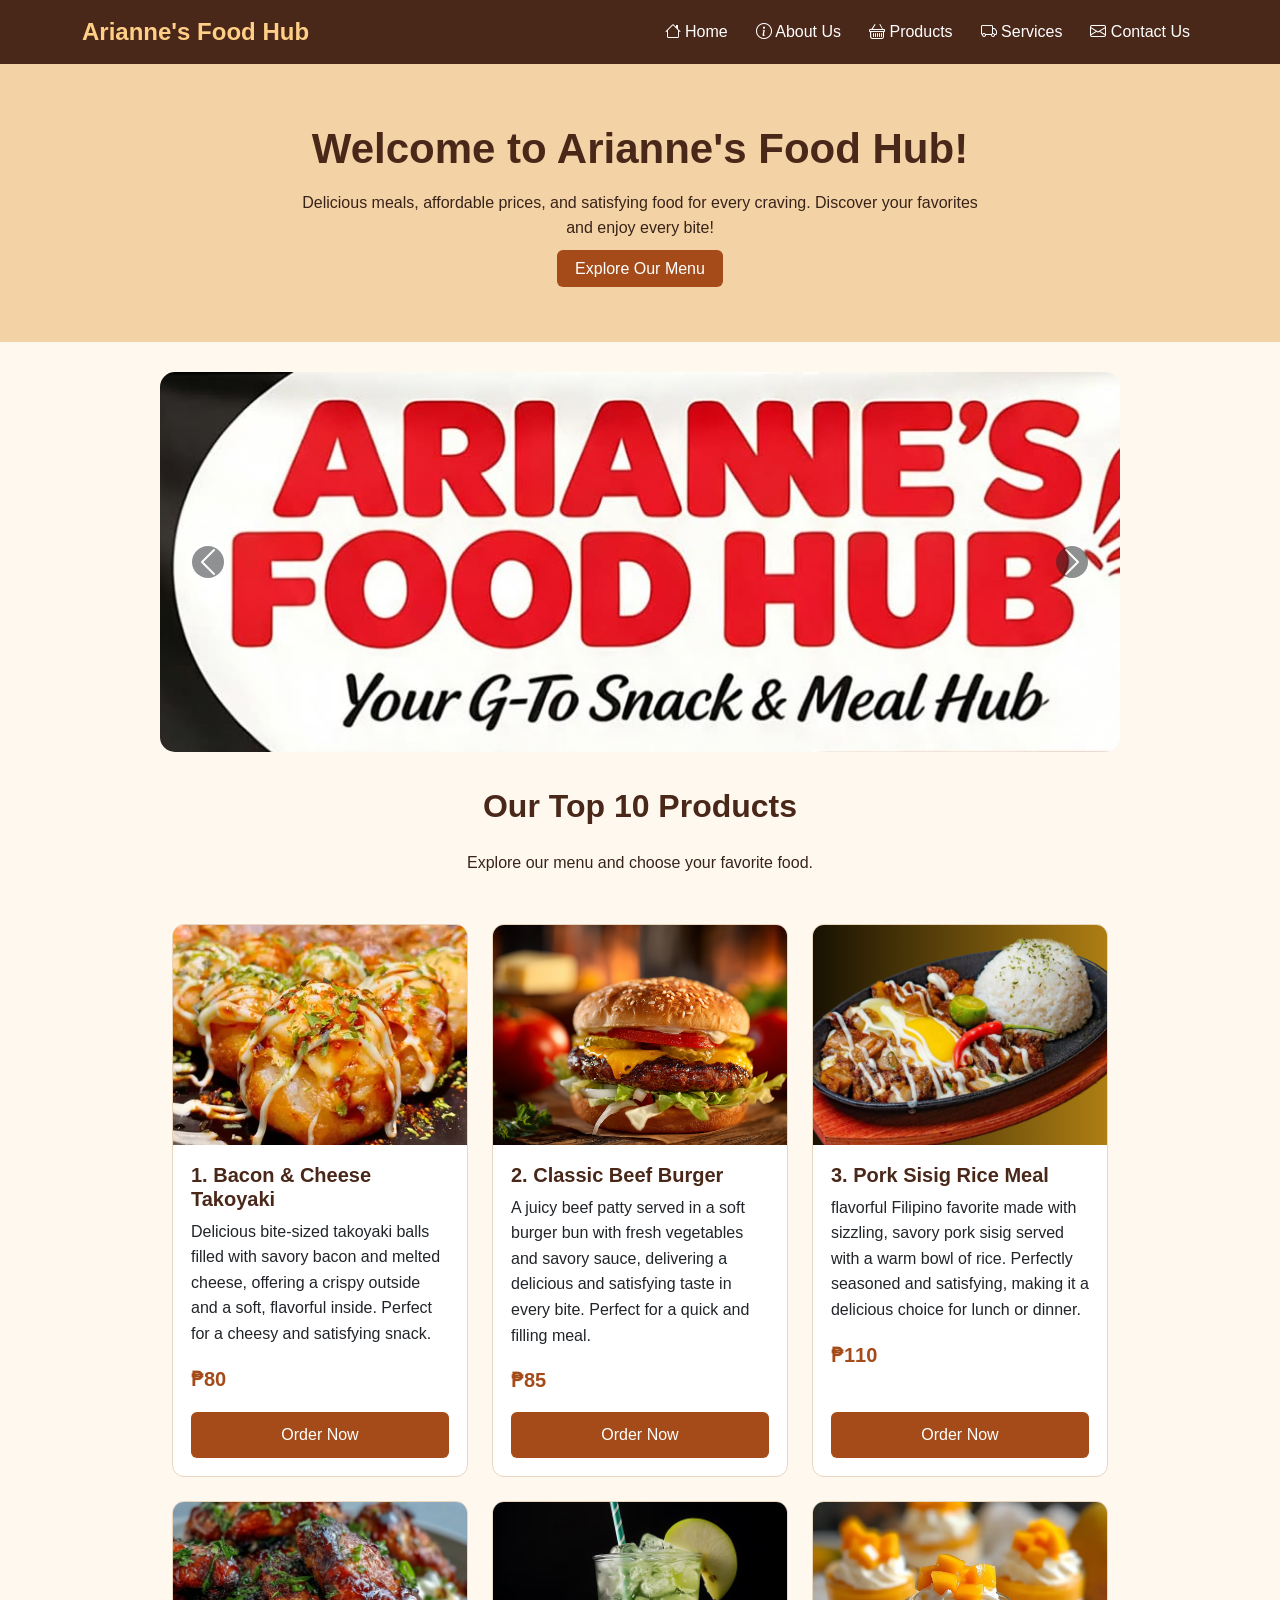
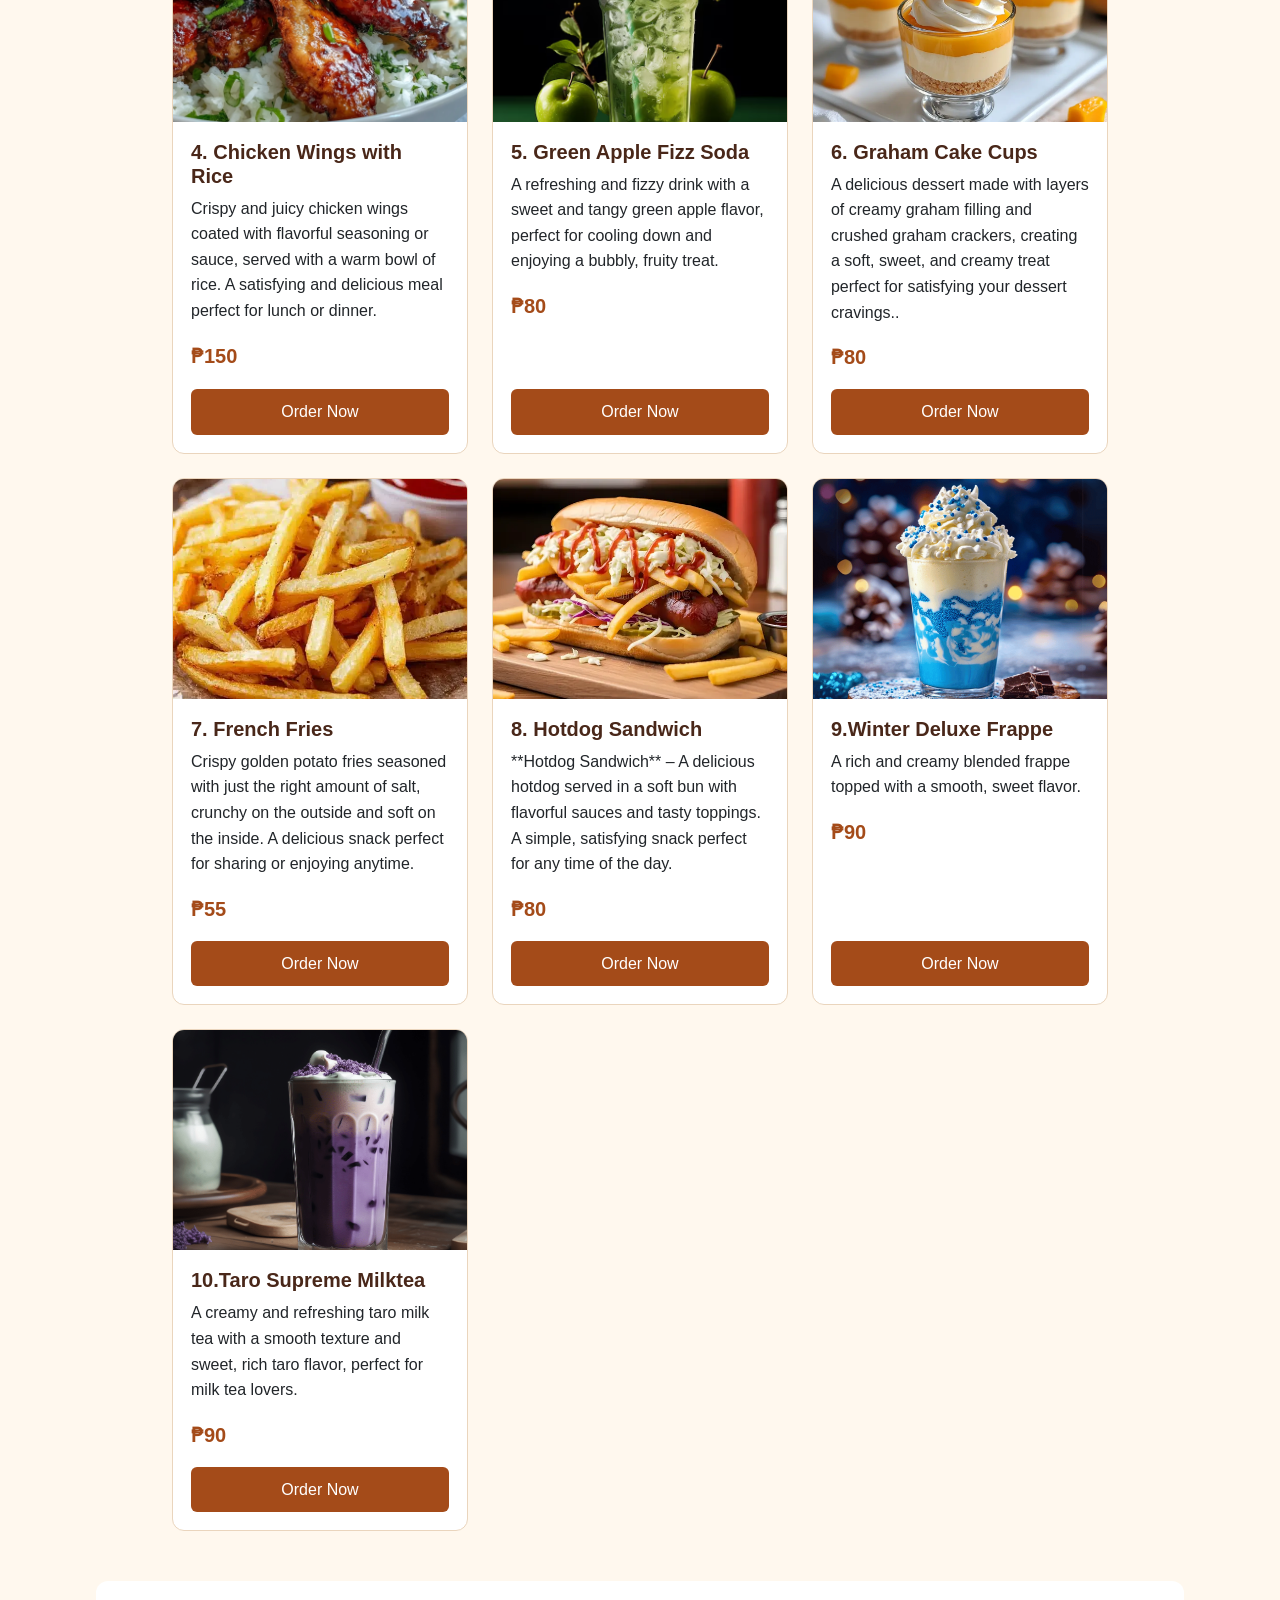
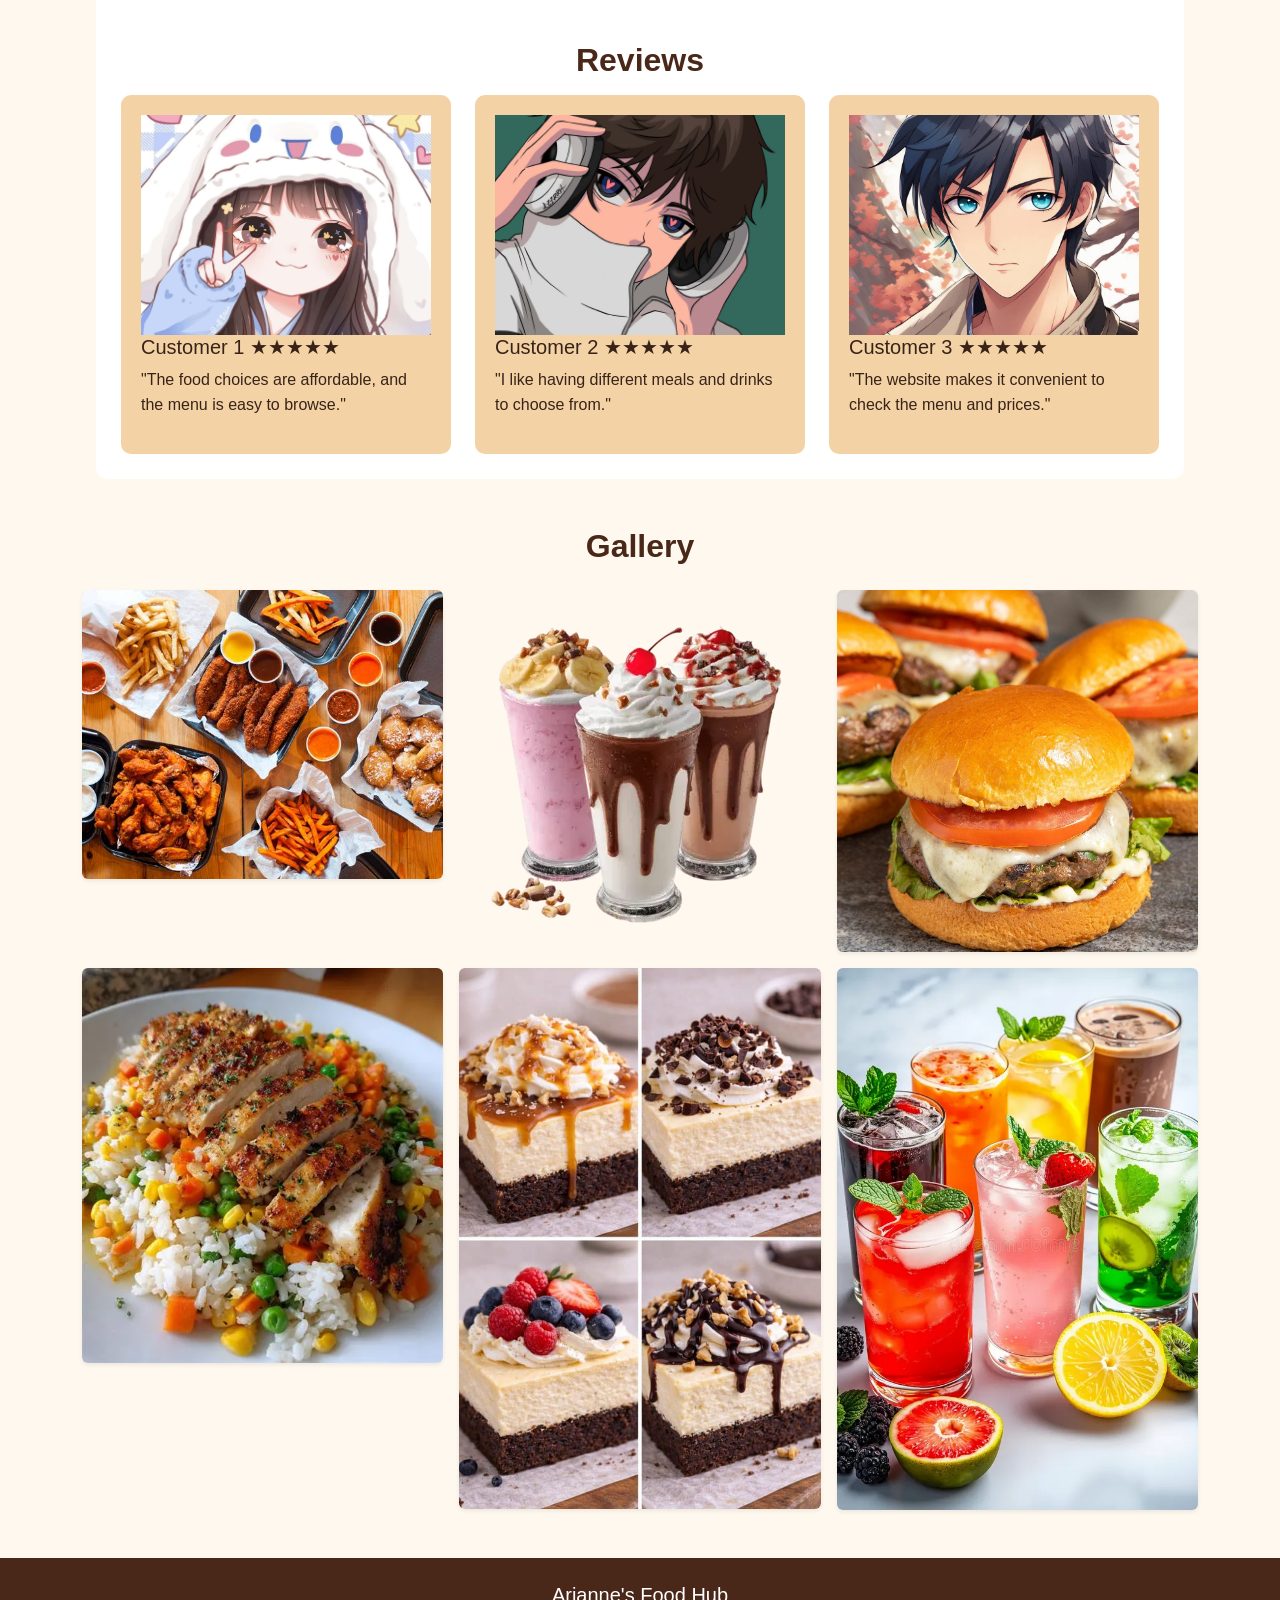
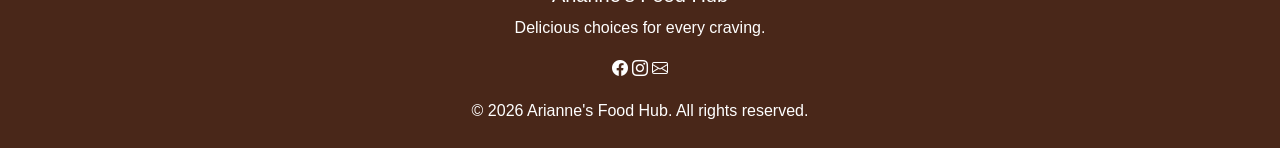
<file: index.html>
<!DOCTYPE html>
<html lang="en">
<head>
    <meta charset="UTF-8">
    <meta name="viewport" content="width=device-width, initial-scale=1.0">
    <title>Arianne's Food Hub</title>

    <!-- Bootstrap CSS -->
    <link href="https://cdn.jsdelivr.net/npm/bootstrap@5.3.3/dist/css/bootstrap.min.css" rel="stylesheet">

    <!-- Bootstrap Icons -->
    <link href="https://cdn.jsdelivr.net/npm/bootstrap-icons@1.11.3/font/bootstrap-icons.css" rel="stylesheet">

    <!-- Custom CSS -->
    <link rel="stylesheet" href="CSS/style.css">
</head>
<body>

<!-- START OF NAVIGATION -->
<nav class="navbar navbar-expand-lg navbar-dark">
    <div class="container">
        <a class="navbar-brand" href="index.html">Arianne's Food Hub</a>

        <button class="navbar-toggler" type="button"
            data-bs-toggle="collapse" data-bs-target="#mainNav">
            <span class="navbar-toggler-icon"></span>
        </button>

        <div class="collapse navbar-collapse" id="mainNav">
            <ul class="navbar-nav ms-auto">
                <li class="nav-item">
                    <a class="nav-link active" href="index.html">
                        <i class="bi bi-house"></i> Home
                    </a>
                </li>
                <li class="nav-item">
                    <a class="nav-link" href="about.html">
                        <i class="bi bi-info-circle"></i> About Us
                    </a>
                </li>
                <li class="nav-item">
                    <a class="nav-link" href="product.html">
                        <i class="bi bi-basket"></i> Products
                    </a>
                </li>
                <li class="nav-item">
                    <a class="nav-link" href="services.html">
                        <i class="bi bi-truck"></i> Services
                    </a>
                </li>
                <li class="nav-item">
                    <a class="nav-link" href="contact.html">
                        <i class="bi bi-envelope"></i> Contact Us
                    </a>
                </li>
            </ul>
        </div>
    </div>
</nav>
<!-- END OF NAVIGATION -->


<!-- START OF BANNER -->
<section class="hero">
    <h1>Welcome to Arianne's Food Hub!</h1>
    <p>
        Delicious meals, affordable prices, and satisfying food for every craving.
        Discover your favorites and enjoy every bite!
    </p>
    <a href="product.html" class="btn-food">Explore Our Menu</a>
</section>

<div id="foodCarousel" class="carousel slide" data-bs-ride="carousel">
    <div class="carousel-inner">
        <div class="carousel-item active">
            <img src="images/aryan.jpg" class="d-block w-100"
                alt="Frappe">
        </div>

        <div class="carousel-item">
            <img src="images/burger.png"
                alt="burger">
        </div>

        <div class="carousel-item">
            <img src="images/wings.webp" class="d-block w-100"
                alt="chicken wings">
        </div>
    </div>

    <button class="carousel-control-prev" type="button"
        data-bs-target="#foodCarousel" data-bs-slide="prev">
        <span class="carousel-control-prev-icon bg-dark p-3 rounded-circle"></span>
        <span class="visually-hidden">Previous</span>
    </button>

    <button class="carousel-control-next" type="button"
        data-bs-target="#foodCarousel" data-bs-slide="next">
        <span class="carousel-control-next-icon bg-dark p-3 rounded-circle"></span>
        <span class="visually-hidden">Next</span>
    </button>
</div>
<!-- END OF BANNER -->


<!-- START OF TOP 10 PRODUCTS -->
<section
 Top 10 Products -->
<section id="products">
    <h2 class="section-title">Our Top 10 Products</h2>

    <p class="text-center mb-4">
        Explore our menu and choose your favorite food.
    </p>

    <div class="row row-cols-1 row-cols-md-2 row-cols-lg-3 g-4 product-grid">

      
        <div class="col">
            <div class="card h-100">
                <img src="images/takoyaki.webp" class="card-img-top"
                    alt="Bacon & Cheese Takoyaki">
                <div class="card-body d-flex flex-column">
                    <h5 class="card-title">1. Bacon & Cheese Takoyaki</h5>
                    <p class="card-text">Delicious bite-sized takoyaki balls filled with savory bacon and melted cheese, offering a crispy outside and a soft, flavorful inside. Perfect for a cheesy and satisfying snack.</p>
                    <p class="price">₱80</p>
                    <a href="contact.html" class="btn-food mt-auto">Order Now</a>
                </div>
            </div>
        </div>


        <div class="col">
            <div class="card h-100">
                <img src="images/burger.png" class="card-img-top"
                    alt="Classic beef burger">
                <div class="card-body d-flex flex-column">
                    <h5 class="card-title">2. Classic Beef Burger</h5>
                    <p class="card-text">A juicy beef patty served in a soft burger bun with fresh vegetables and savory sauce, delivering a delicious and satisfying taste in every bite. Perfect for a quick and filling meal.</p>
                    <p class="price">₱85</p>
                    <a href="contact.html" class="btn-food mt-auto">Order Now</a>
                </div>
            </div>
        </div>

    
        <div class="col">
            <div class="card h-100">
                <img src="images/sisig.png" class="card-img-top"
                    alt="Pork sisig rice meal">
                <div class="card-body d-flex flex-column">
                    <h5 class="card-title">3. Pork Sisig Rice Meal</h5>
                    <p class="card-text"> flavorful Filipino favorite made with sizzling, savory pork sisig served with a warm bowl of rice. Perfectly seasoned and satisfying, making it a delicious choice for lunch or dinner.</p>
                    <p class="price">₱110</p>
                    <a href="contact.html" class="btn-food mt-auto">Order Now</a>
                </div>
            </div>
        </div>

        <div class="col">
            <div class="card h-100">
                <img src="images/wings.webp" class="card-img-top"
                    alt="Chicken wings with rice">
                <div class="card-body d-flex flex-column">
                    <h5 class="card-title">4. Chicken Wings with Rice</h5>
                    <p class="card-text">Crispy and juicy chicken wings coated with flavorful seasoning or sauce, served with a warm bowl of rice. A satisfying and delicious meal perfect for lunch or dinner.</p>
                    <p class="price">₱150</p>
                    <a href="contact.html" class="btn-food mt-auto">Order Now</a>
                </div>
            </div>
        </div>

        <div class="col">
            <div class="card h-100">
                <img src="images/photo-green-apple-soda-fizzy-soda.avif" class="card-img-top"
                    alt=" Green Apple Fizz Soda">
                <div class="card-body d-flex flex-column">
                    <h5 class="card-title">5. Green Apple Fizz Soda</h5>
                    <p class="card-text"> A refreshing and fizzy drink with a sweet and tangy green apple flavor, perfect for cooling down and enjoying a bubbly, fruity treat.</p>
                    <p class="price">₱80</p>
                    <a href="contact.html" class="btn-food mt-auto">Order Now</a>
                </div>
            </div>
        </div>

        <div class="col">
            <div class="card h-100">
                <img src="images/graham.webp" class="card-img-top"
                    alt="Graham Cake Cups">
                <div class="card-body d-flex flex-column">
                    <h5 class="card-title">6. Graham Cake Cups</h5>
                    <p class="card-text"> A delicious dessert made with layers of creamy graham filling and crushed graham crackers, creating a soft, sweet, and creamy treat perfect for satisfying your dessert cravings..</p>
                    <p class="price">₱80</p>
                    <a href="contact.html" class="btn-food mt-auto">Order Now</a>
                </div>
            </div>
        </div>

        
        <div class="col">
            <div class="card h-100">
                <img src="images/fries.webp" class="card-img-top"
                    alt="French fries">
                <div class="card-body d-flex flex-column">
                    <h5 class="card-title">7. French Fries</h5>
                    <p class="card-text"> Crispy golden potato fries seasoned with just the right amount of salt, crunchy on the outside and soft on the inside. A delicious snack perfect for sharing or enjoying anytime.</p>
                    <p class="price">₱55</p>
                    <a href="contact.html" class="btn-food mt-auto">Order Now</a>
                </div>
            </div>
        </div>

       
        <div class="col">
            <div class="card h-100">
                <img src="images/hotdog.webp" class="card-img-top"
                    alt="Hotdog sandwich">
                <div class="card-body d-flex flex-column">
                    <h5 class="card-title">8. Hotdog Sandwich</h5>
                    <p class="card-text">**Hotdog Sandwich** – A delicious hotdog served in a soft bun with flavorful sauces and tasty toppings. A simple, satisfying snack perfect for any time of the day.</p>
                    <p class="price">₱80</p>
                    <a href="contact.html" class="btn-food mt-auto">Order Now</a>
                </div>
            </div>
        </div>

      
        <div class="col">
            <div class="card h-100">
                <img src="images/winter.png" class="card-img-top"
                    alt="Winter Deluxe Frappe">
                <div class="card-body d-flex flex-column">
                    <h5 class="card-title">9.Winter Deluxe Frappe</h5>
                    <p class="card-text"> A rich and creamy blended frappe topped with a smooth, sweet flavor.</p>
                    <p class="price">₱90</p>
                    <a href="contact.html" class="btn-food mt-auto">Order Now</a>
                </div>
            </div>
        </div>

       
        <div class="col">
            <div class="card h-100">
                <img src="images/Taro-milk-Tea.webp" class="card-img-top"
                    alt="Taro Supreme Milktea">
                <div class="card-body d-flex flex-column">
                    <h5 class="card-title">10.Taro Supreme Milktea</h5>
                    <p class="card-text">A creamy and refreshing taro milk tea with a smooth texture and sweet, rich taro flavor, perfect for milk tea lovers.</p>
                    <p class="price">₱90</p>
                    <a href="contact.html" class="btn-food mt-auto">Order Now</a>
                </div>
            </div>
        </div>

    </div>
</section>
<!-- END OF TOP 10 PRODUCTS -->


<!-- START OF TESTIMONIAL -->
<section class="content-section">
    <h2 class="section-title">Reviews</h2>

    <div class="row g-4">
        <div class="col-md-4">
            <div class="info-box">
                <img src="images/customer 1.jpg" class="card-img-top"
                    alt="Cheesy nachos">
                <h5> Customer 1 ★★★★★</h5>
                <p>"The food choices are affordable, and the menu is easy to browse."</p>
                </div>
        </div>

        <div class="col-md-4">
            <div class="info-box">
                <img src="images/customer 2.jpg" class="card-img-top"
                    alt="Cheesy nachos">
                <h5>Customer 2 ★★★★★</h5>
                <p>"I like having different meals and drinks to choose from."</p>
            </div>
        </div>

        <div class="col-md-4">
            <div class="info-box">
                 <img src="images/customer 3.jpg" class="card-img-top"
                    alt="Cheesy nachos">
                <h5> Customer 3 ★★★★★</h5>
                <p>"The website makes it convenient to check the menu and prices."</p>
            </div>
        </div>
    </div>

    
</section>
<!-- END OF TESTIMONIAL -->


<!-- START OF GALLERY -->
  <section id ="Gallery"
  class="container my-5">
    <h2 class="section-title">Gallery</h2>
    

    <div class="row g-3">
        <div class="col-6 col-md-4">
            <img src="images/gallery 2.jpeg" class="img-fluid rounded shadow-sm"
                alt="Gallery 1">
        </div>

        <div class="col-6 col-md-4">
            <img src="images/gallery 3.webp"img-fluid rounded shadow-sm"
                alt="Gallery 2">
        </div>

        <div class="col-6 col-md-4">
            <img src="images/gallery 8.jpg" class="img-fluid rounded shadow-sm"
                alt="Gallery  3">
        </div>

         <div class="col-6 col-md-4">
            <img src="images/gallery 9.webp" class="img-fluid rounded shadow-sm"
                alt="Gallery  3">
        </div>
        
        <div class="col-6 col-md-4">
            <img src="images/gallery 10.jpg" class="img-fluid rounded shadow-sm"
                alt="Gallery  3">
            </div>

            <div class="col-6 col-md-4">
            <img src="images/gallery 11.webp" class="img-fluid rounded shadow-sm"
                alt="Gallery  3">
            </div>

 </div>
</section>
<!-- END OF GALLERY -->


<!-- START OF FOOTER -->
<footer class="container-fluid">
    <h5>Arianne's Food Hub</h5>
    <p>Delicious choices for every craving.</p>

    <p>
        <i class="bi bi-facebook"></i>
        <i class="bi bi-instagram"></i>
        <i class="bi bi-envelope"></i>
    </p>

    <p class="mb-0">&copy; 2026 Arianne's Food Hub. All rights reserved.</p>
</footer>
<!-- END OF FOOTER -->

<script src="https://cdn.jsdelivr.net/npm/bootstrap@5.3.3/dist/js/bootstrap.bundle.min.js"></script>
</body>
</html>
</file>
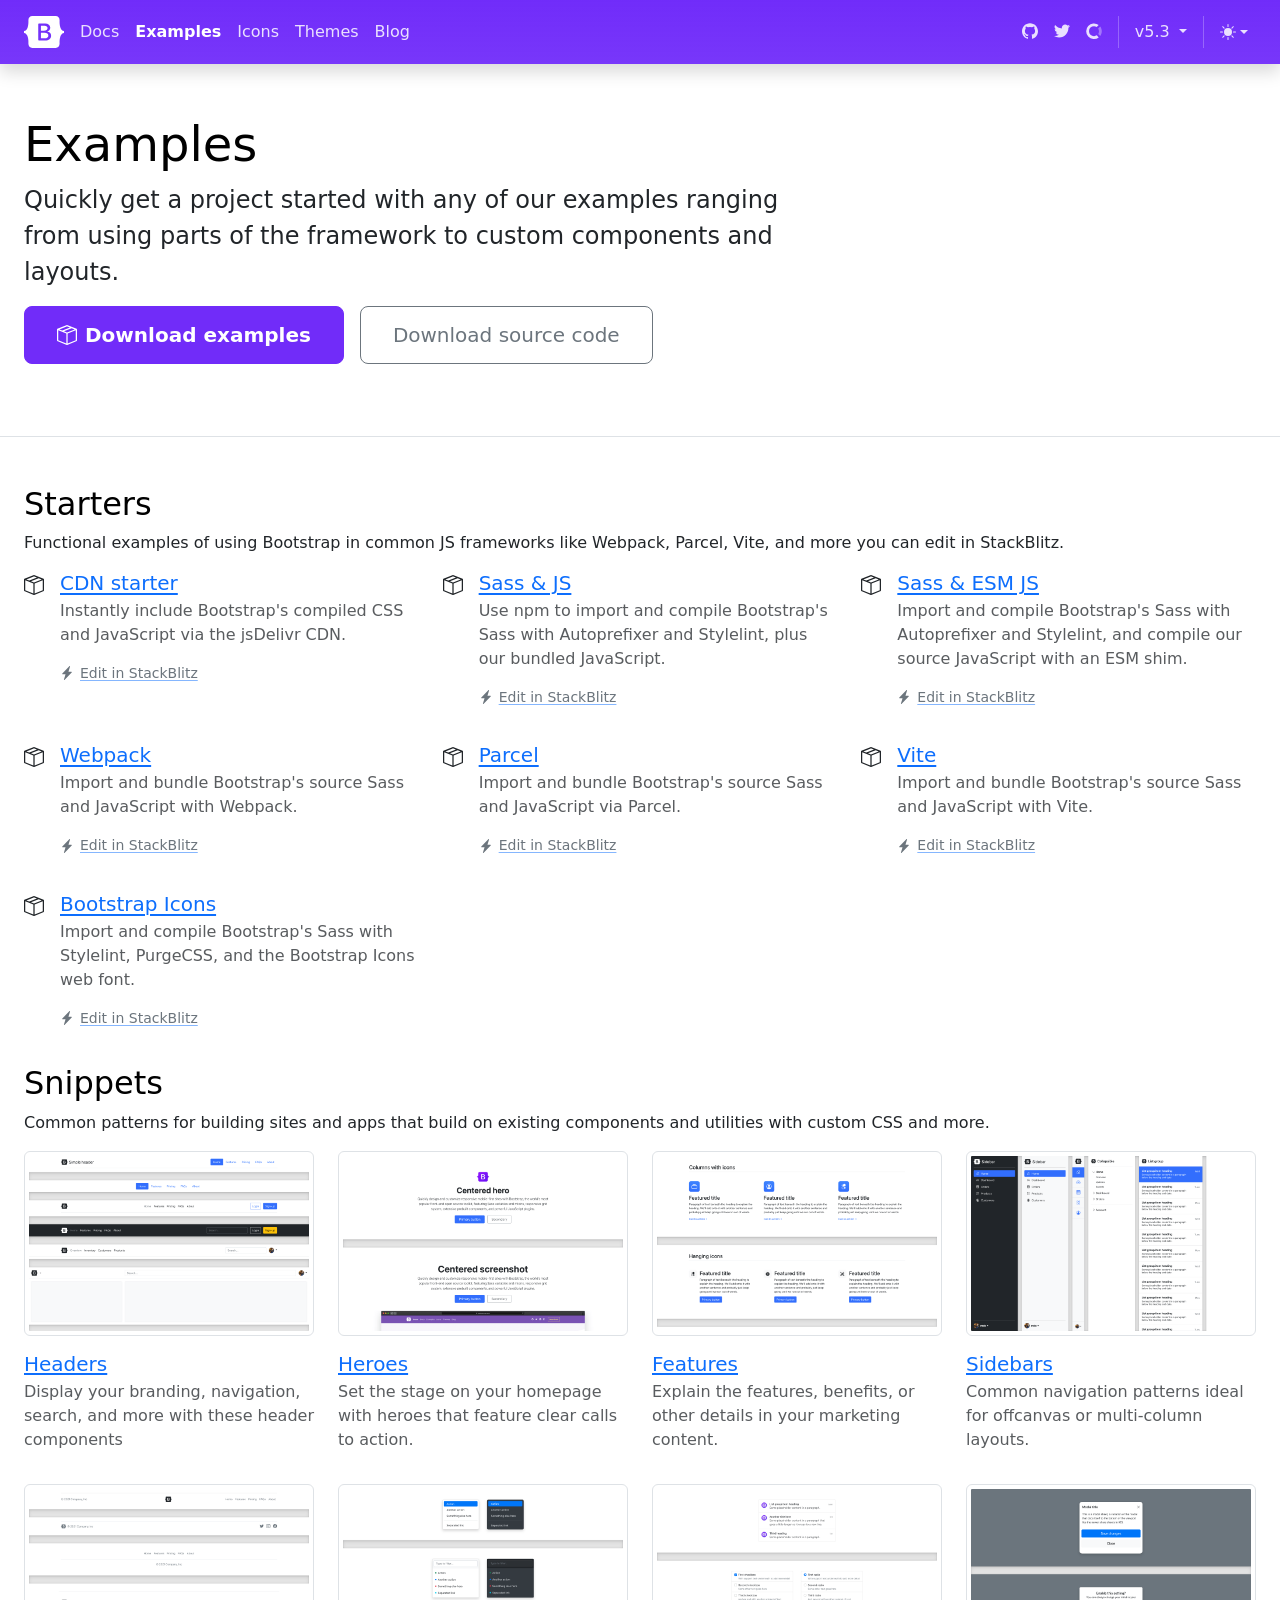
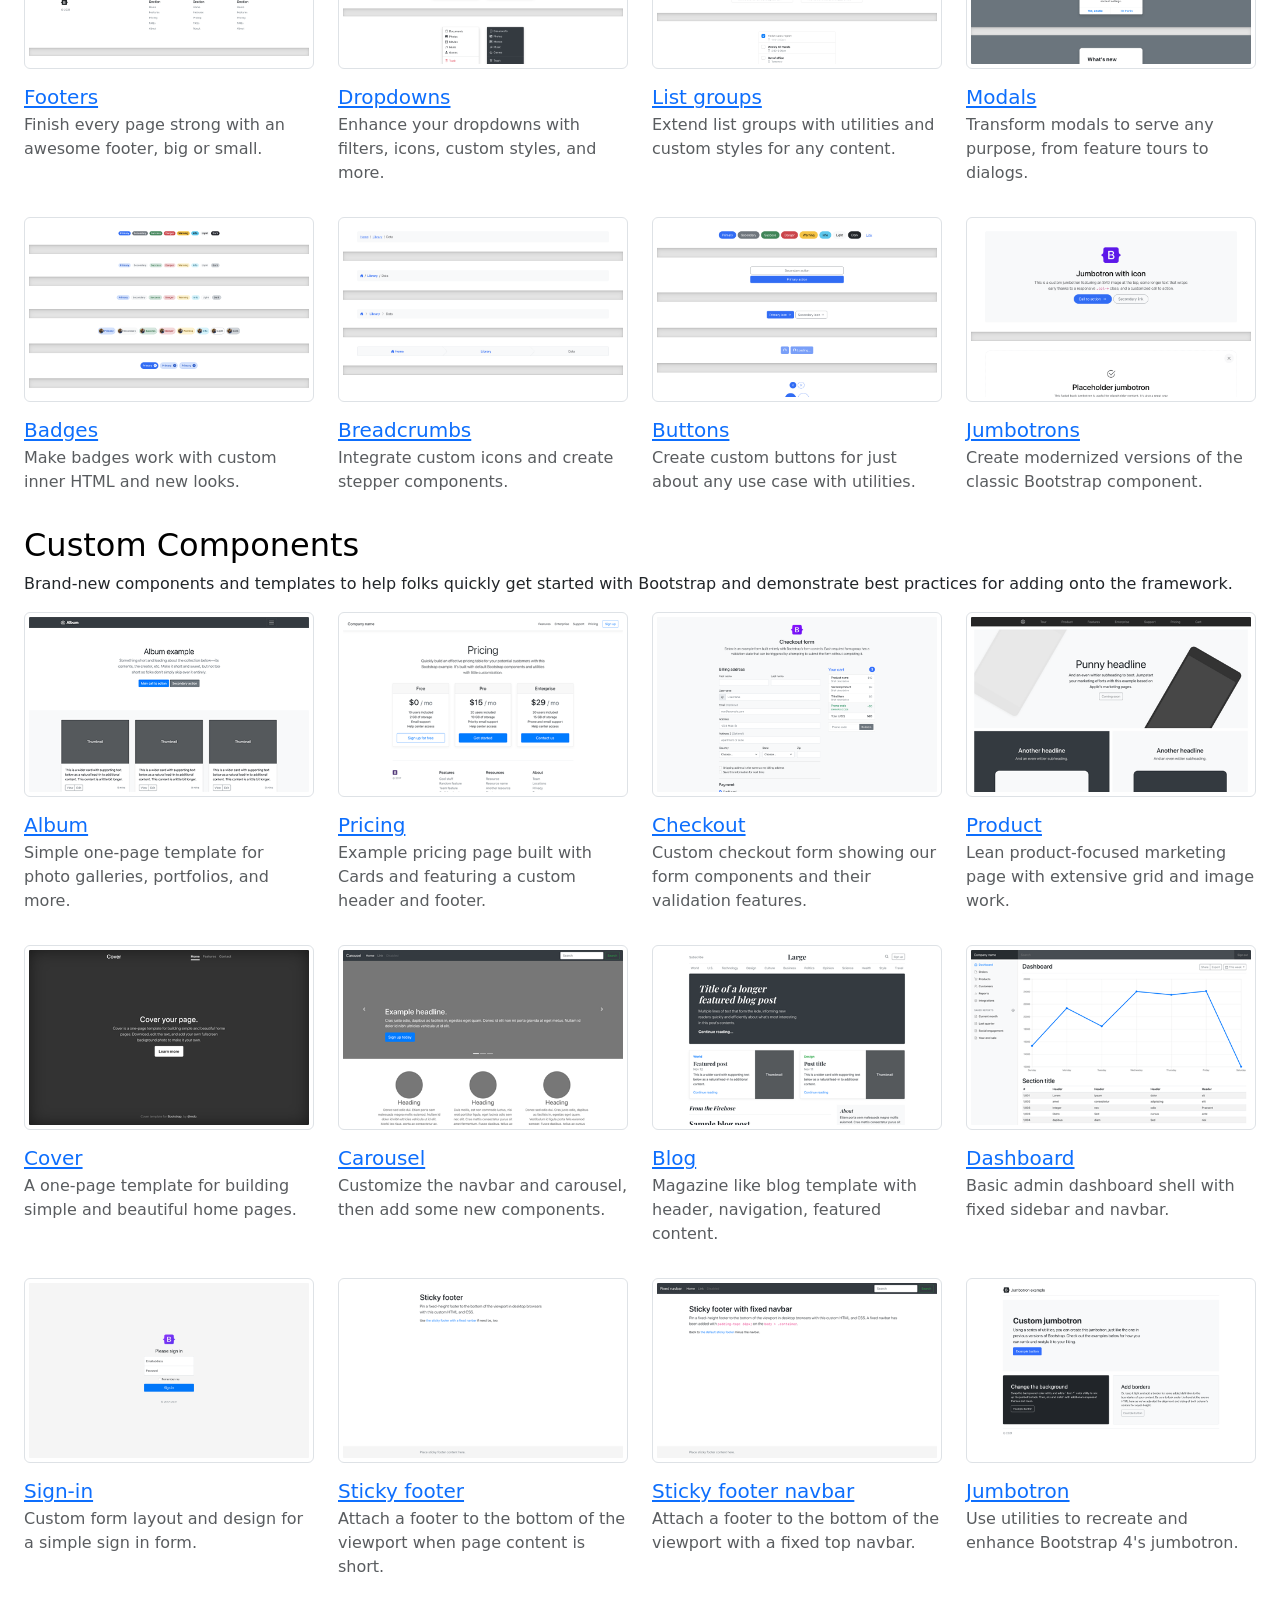
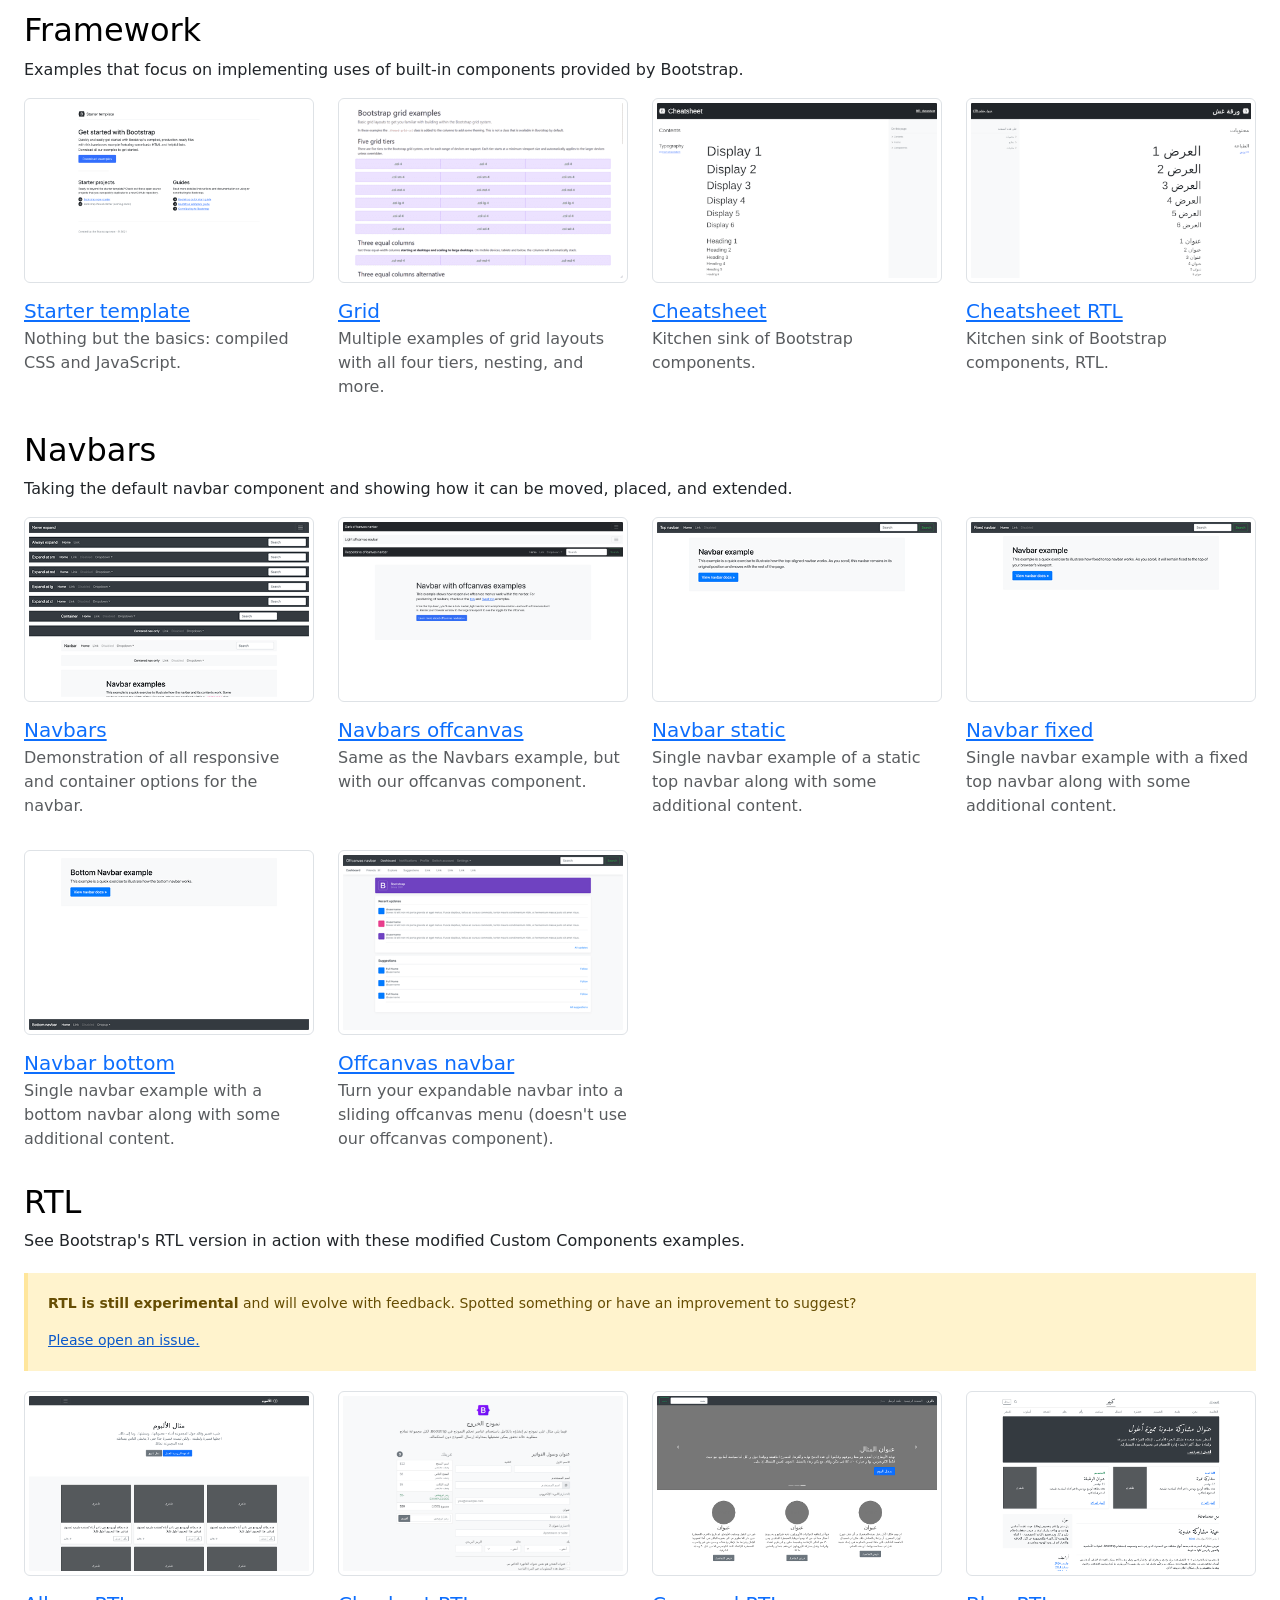
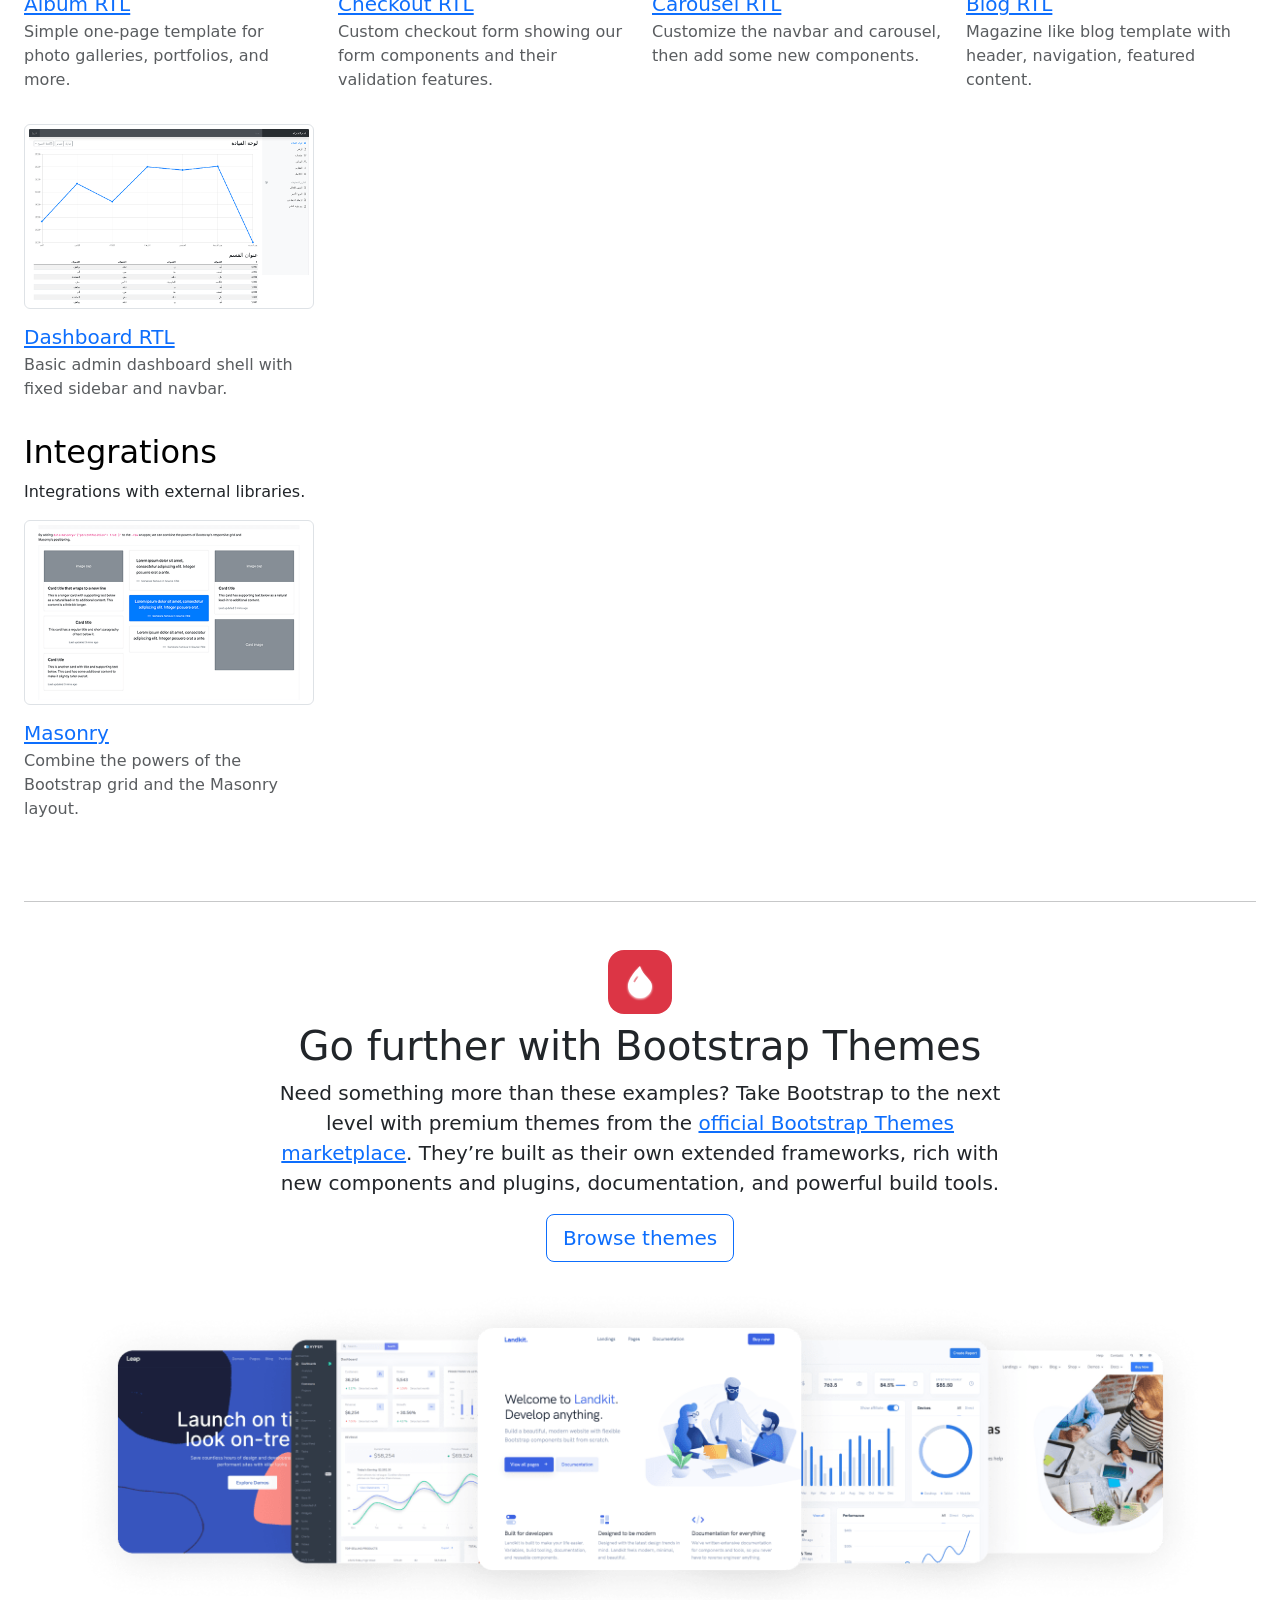
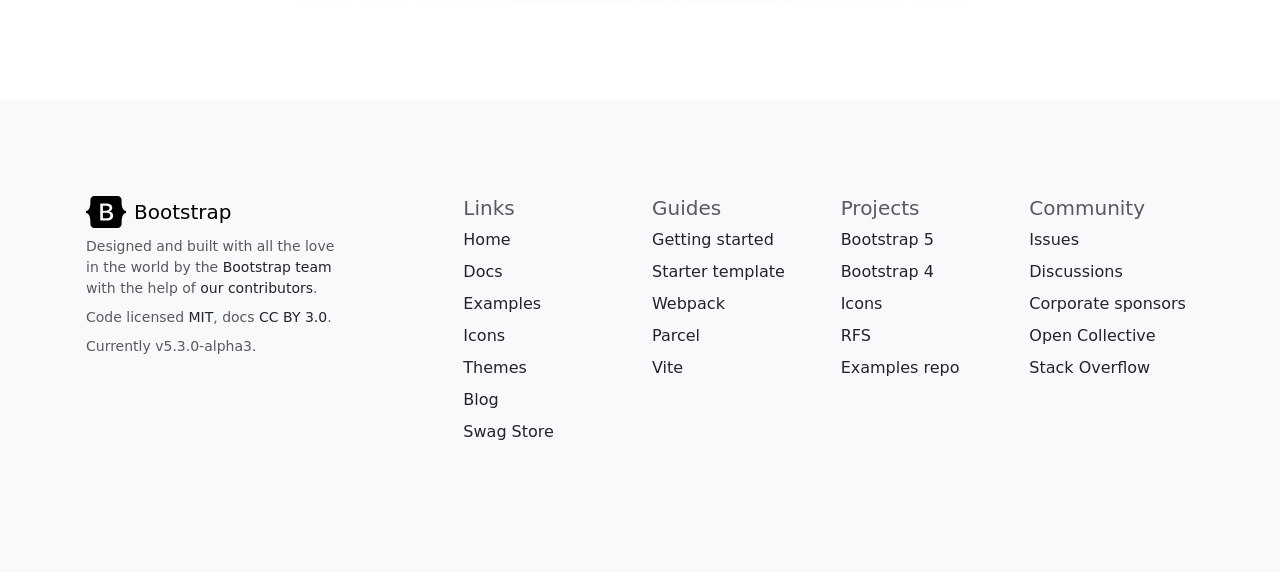
<file: bootstrap-offline-docs-5.3/examples/index.html>
<!DOCTYPE html>
<html lang="en" data-bs-theme="auto">
  <!-- Mirrored from getbootstrap.com/docs/5.3/examples/ by HTTrack Website Copier/3.x [XR&CO'2014], Mon, 15 May 2023 13:31:13 GMT -->
  <!-- Added by HTTrack --><meta
    http-equiv="content-type"
    content="text/html;charset=utf-8"
  /><!-- /Added by HTTrack -->
  <head>
    <meta charset="utf-8" />
    <meta name="viewport" content="width=device-width, initial-scale=1" />
    <meta
      name="description"
      content="Quickly get a project started with any of our examples ranging from using parts of the framework to custom components and layouts."
    />
    <meta
      name="author"
      content="Mark Otto, Jacob Thornton, and Bootstrap contributors"
    />
    <meta name="generator" content="Hugo 0.111.3" />

    <meta name="docsearch:language" content="en" />
    <meta name="docsearch:version" content="5.3" />

    <title>Examples · Bootstrap v5.3</title>

    <link rel="canonical" href="index.html" />

    <script src="../assets/js/color-modes.js"></script>

    <link href="../dist/css/bootstrap.min.css" rel="stylesheet" />
    <link href="../assets/css/docs.css" rel="stylesheet" />

    <!-- Favicons -->
    <link
      rel="apple-touch-icon"
      href="../assets/img/favicons/apple-touch-icon.png"
      sizes="180x180"
    />
    <link
      rel="icon"
      href="../assets/img/favicons/favicon-32x32.png"
      sizes="32x32"
      type="image/png"
    />
    <link
      rel="icon"
      href="../assets/img/favicons/favicon-16x16.png"
      sizes="16x16"
      type="image/png"
    />
    <link rel="manifest" href="../assets/img/favicons/manifest.json" />
    <link
      rel="mask-icon"
      href="../assets/img/favicons/safari-pinned-tab.svg"
      color="#712cf9"
    />
    <link rel="icon" href="../assets/img/favicons/favicon.ico" />
    <meta name="theme-color" content="#712cf9" />

    <meta name="twitter:card" content="summary_large_image" />
    <meta name="twitter:site" content="@getbootstrap" />
    <meta name="twitter:creator" content="@getbootstrap" />
    <meta name="twitter:title" content="Examples" />
    <meta
      name="twitter:description"
      content="Quickly get a project started with any of our examples ranging from using parts of the framework to custom components and layouts."
    />
    <meta
      name="twitter:image"
      content="https://getbootstrap.com/docs/5.3/assets/brand/bootstrap-social.png"
    />

    <meta
      property="og:url"
      content="https://getbootstrap.com/docs/5.3/examples/"
    />
    <meta property="og:title" content="Examples" />
    <meta
      property="og:description"
      content="Quickly get a project started with any of our examples ranging from using parts of the framework to custom components and layouts."
    />
    <meta property="og:type" content="website" />
    <meta
      property="og:image"
      content="https://getbootstrap.com/docs/5.3/assets/brand/bootstrap-social.png"
    />
    <meta property="og:image:type" content="image/png" />
    <meta property="og:image:width" content="2000" />
    <meta property="og:image:height" content="1000" />
  </head>
  <body>
    <div class="skippy visually-hidden-focusable overflow-hidden">
      <div class="container-xl">
        <a class="d-inline-flex p-2 m-1" href="#content"
          >Skip to main content</a
        >
      </div>
    </div>

    <svg xmlns="http://www.w3.org/2000/svg" style="display: none">
      <symbol id="arrow-right" viewBox="0 0 16 16">
        <path
          fill-rule="evenodd"
          d="M1 8a.5.5 0 0 1 .5-.5h11.793l-3.147-3.146a.5.5 0 0 1 .708-.708l4 4a.5.5 0 0 1 0 .708l-4 4a.5.5 0 0 1-.708-.708L13.293 8.5H1.5A.5.5 0 0 1 1 8z"
        />
      </symbol>
      <symbol id="book-half" viewBox="0 0 16 16">
        <path
          d="M8.5 2.687c.654-.689 1.782-.886 3.112-.752 1.234.124 2.503.523 3.388.893v9.923c-.918-.35-2.107-.692-3.287-.81-1.094-.111-2.278-.039-3.213.492V2.687zM8 1.783C7.015.936 5.587.81 4.287.94c-1.514.153-3.042.672-3.994 1.105A.5.5 0 0 0 0 2.5v11a.5.5 0 0 0 .707.455c.882-.4 2.303-.881 3.68-1.02 1.409-.142 2.59.087 3.223.877a.5.5 0 0 0 .78 0c.633-.79 1.814-1.019 3.222-.877 1.378.139 2.8.62 3.681 1.02A.5.5 0 0 0 16 13.5v-11a.5.5 0 0 0-.293-.455c-.952-.433-2.48-.952-3.994-1.105C10.413.809 8.985.936 8 1.783z"
        />
      </symbol>
      <symbol id="box-seam" viewBox="0 0 16 16">
        <path
          d="M8.186 1.113a.5.5 0 0 0-.372 0L1.846 3.5l2.404.961L10.404 2l-2.218-.887zm3.564 1.426L5.596 5 8 5.961 14.154 3.5l-2.404-.961zm3.25 1.7-6.5 2.6v7.922l6.5-2.6V4.24zM7.5 14.762V6.838L1 4.239v7.923l6.5 2.6zM7.443.184a1.5 1.5 0 0 1 1.114 0l7.129 2.852A.5.5 0 0 1 16 3.5v8.662a1 1 0 0 1-.629.928l-7.185 2.874a.5.5 0 0 1-.372 0L.63 13.09a1 1 0 0 1-.63-.928V3.5a.5.5 0 0 1 .314-.464L7.443.184z"
        />
      </symbol>
      <symbol id="braces" viewBox="0 0 16 16">
        <path
          d="M2.114 8.063V7.9c1.005-.102 1.497-.615 1.497-1.6V4.503c0-1.094.39-1.538 1.354-1.538h.273V2h-.376C3.25 2 2.49 2.759 2.49 4.352v1.524c0 1.094-.376 1.456-1.49 1.456v1.299c1.114 0 1.49.362 1.49 1.456v1.524c0 1.593.759 2.352 2.372 2.352h.376v-.964h-.273c-.964 0-1.354-.444-1.354-1.538V9.663c0-.984-.492-1.497-1.497-1.6zM13.886 7.9v.163c-1.005.103-1.497.616-1.497 1.6v1.798c0 1.094-.39 1.538-1.354 1.538h-.273v.964h.376c1.613 0 2.372-.759 2.372-2.352v-1.524c0-1.094.376-1.456 1.49-1.456V7.332c-1.114 0-1.49-.362-1.49-1.456V4.352C13.51 2.759 12.75 2 11.138 2h-.376v.964h.273c.964 0 1.354.444 1.354 1.538V6.3c0 .984.492 1.497 1.497 1.6z"
        />
      </symbol>
      <symbol id="braces-asterisk" viewBox="0 0 16 16">
        <path
          fill-rule="evenodd"
          d="M1.114 8.063V7.9c1.005-.102 1.497-.615 1.497-1.6V4.503c0-1.094.39-1.538 1.354-1.538h.273V2h-.376C2.25 2 1.49 2.759 1.49 4.352v1.524c0 1.094-.376 1.456-1.49 1.456v1.299c1.114 0 1.49.362 1.49 1.456v1.524c0 1.593.759 2.352 2.372 2.352h.376v-.964h-.273c-.964 0-1.354-.444-1.354-1.538V9.663c0-.984-.492-1.497-1.497-1.6ZM14.886 7.9v.164c-1.005.103-1.497.616-1.497 1.6v1.798c0 1.094-.39 1.538-1.354 1.538h-.273v.964h.376c1.613 0 2.372-.759 2.372-2.352v-1.524c0-1.094.376-1.456 1.49-1.456v-1.3c-1.114 0-1.49-.362-1.49-1.456V4.352C14.51 2.759 13.75 2 12.138 2h-.376v.964h.273c.964 0 1.354.444 1.354 1.538V6.3c0 .984.492 1.497 1.497 1.6ZM7.5 11.5V9.207l-1.621 1.621-.707-.707L6.792 8.5H4.5v-1h2.293L5.172 5.879l.707-.707L7.5 6.792V4.5h1v2.293l1.621-1.621.707.707L9.208 7.5H11.5v1H9.207l1.621 1.621-.707.707L8.5 9.208V11.5h-1Z"
        />
      </symbol>
      <symbol id="check2" viewBox="0 0 16 16">
        <path
          d="M13.854 3.646a.5.5 0 0 1 0 .708l-7 7a.5.5 0 0 1-.708 0l-3.5-3.5a.5.5 0 1 1 .708-.708L6.5 10.293l6.646-6.647a.5.5 0 0 1 .708 0z"
        />
      </symbol>
      <symbol id="chevron-expand" viewBox="0 0 16 16">
        <path
          fill-rule="evenodd"
          d="M3.646 9.146a.5.5 0 0 1 .708 0L8 12.793l3.646-3.647a.5.5 0 0 1 .708.708l-4 4a.5.5 0 0 1-.708 0l-4-4a.5.5 0 0 1 0-.708zm0-2.292a.5.5 0 0 0 .708 0L8 3.207l3.646 3.647a.5.5 0 0 0 .708-.708l-4-4a.5.5 0 0 0-.708 0l-4 4a.5.5 0 0 0 0 .708z"
        />
      </symbol>
      <symbol id="circle-half" viewBox="0 0 16 16">
        <path d="M8 15A7 7 0 1 0 8 1v14zm0 1A8 8 0 1 1 8 0a8 8 0 0 1 0 16z" />
      </symbol>
      <symbol id="clipboard" viewBox="0 0 16 16">
        <path
          d="M4 1.5H3a2 2 0 0 0-2 2V14a2 2 0 0 0 2 2h10a2 2 0 0 0 2-2V3.5a2 2 0 0 0-2-2h-1v1h1a1 1 0 0 1 1 1V14a1 1 0 0 1-1 1H3a1 1 0 0 1-1-1V3.5a1 1 0 0 1 1-1h1v-1z"
        />
        <path
          d="M9.5 1a.5.5 0 0 1 .5.5v1a.5.5 0 0 1-.5.5h-3a.5.5 0 0 1-.5-.5v-1a.5.5 0 0 1 .5-.5h3zm-3-1A1.5 1.5 0 0 0 5 1.5v1A1.5 1.5 0 0 0 6.5 4h3A1.5 1.5 0 0 0 11 2.5v-1A1.5 1.5 0 0 0 9.5 0h-3z"
        />
      </symbol>
      <symbol id="code" viewBox="0 0 16 16">
        <path
          d="M5.854 4.854a.5.5 0 1 0-.708-.708l-3.5 3.5a.5.5 0 0 0 0 .708l3.5 3.5a.5.5 0 0 0 .708-.708L2.707 8l3.147-3.146zm4.292 0a.5.5 0 0 1 .708-.708l3.5 3.5a.5.5 0 0 1 0 .708l-3.5 3.5a.5.5 0 0 1-.708-.708L13.293 8l-3.147-3.146z"
        />
      </symbol>
      <symbol id="file-earmark-richtext" viewBox="0 0 16 16">
        <path
          d="M14 4.5V14a2 2 0 0 1-2 2H4a2 2 0 0 1-2-2V2a2 2 0 0 1 2-2h5.5L14 4.5zm-3 0A1.5 1.5 0 0 1 9.5 3V1H4a1 1 0 0 0-1 1v12a1 1 0 0 0 1 1h8a1 1 0 0 0 1-1V4.5h-2z"
        />
        <path
          d="M4.5 12.5A.5.5 0 0 1 5 12h3a.5.5 0 0 1 0 1H5a.5.5 0 0 1-.5-.5zm0-2A.5.5 0 0 1 5 10h6a.5.5 0 0 1 0 1H5a.5.5 0 0 1-.5-.5zm1.639-3.708 1.33.886 1.854-1.855a.25.25 0 0 1 .289-.047l1.888.974V8.5a.5.5 0 0 1-.5.5H5a.5.5 0 0 1-.5-.5V8s1.54-1.274 1.639-1.208zM6.25 6a.75.75 0 1 0 0-1.5.75.75 0 0 0 0 1.5z"
        />
      </symbol>
      <symbol id="globe2" viewBox="0 0 16 16">
        <path
          d="M0 8a8 8 0 1 1 16 0A8 8 0 0 1 0 8zm7.5-6.923c-.67.204-1.335.82-1.887 1.855-.143.268-.276.56-.395.872.705.157 1.472.257 2.282.287V1.077zM4.249 3.539c.142-.384.304-.744.481-1.078a6.7 6.7 0 0 1 .597-.933A7.01 7.01 0 0 0 3.051 3.05c.362.184.763.349 1.198.49zM3.509 7.5c.036-1.07.188-2.087.436-3.008a9.124 9.124 0 0 1-1.565-.667A6.964 6.964 0 0 0 1.018 7.5h2.49zm1.4-2.741a12.344 12.344 0 0 0-.4 2.741H7.5V5.091c-.91-.03-1.783-.145-2.591-.332zM8.5 5.09V7.5h2.99a12.342 12.342 0 0 0-.399-2.741c-.808.187-1.681.301-2.591.332zM4.51 8.5c.035.987.176 1.914.399 2.741A13.612 13.612 0 0 1 7.5 10.91V8.5H4.51zm3.99 0v2.409c.91.03 1.783.145 2.591.332.223-.827.364-1.754.4-2.741H8.5zm-3.282 3.696c.12.312.252.604.395.872.552 1.035 1.218 1.65 1.887 1.855V11.91c-.81.03-1.577.13-2.282.287zm.11 2.276a6.696 6.696 0 0 1-.598-.933 8.853 8.853 0 0 1-.481-1.079 8.38 8.38 0 0 0-1.198.49 7.01 7.01 0 0 0 2.276 1.522zm-1.383-2.964A13.36 13.36 0 0 1 3.508 8.5h-2.49a6.963 6.963 0 0 0 1.362 3.675c.47-.258.995-.482 1.565-.667zm6.728 2.964a7.009 7.009 0 0 0 2.275-1.521 8.376 8.376 0 0 0-1.197-.49 8.853 8.853 0 0 1-.481 1.078 6.688 6.688 0 0 1-.597.933zM8.5 11.909v3.014c.67-.204 1.335-.82 1.887-1.855.143-.268.276-.56.395-.872A12.63 12.63 0 0 0 8.5 11.91zm3.555-.401c.57.185 1.095.409 1.565.667A6.963 6.963 0 0 0 14.982 8.5h-2.49a13.36 13.36 0 0 1-.437 3.008zM14.982 7.5a6.963 6.963 0 0 0-1.362-3.675c-.47.258-.995.482-1.565.667.248.92.4 1.938.437 3.008h2.49zM11.27 2.461c.177.334.339.694.482 1.078a8.368 8.368 0 0 0 1.196-.49 7.01 7.01 0 0 0-2.275-1.52c.218.283.418.597.597.932zm-.488 1.343a7.765 7.765 0 0 0-.395-.872C9.835 1.897 9.17 1.282 8.5 1.077V4.09c.81-.03 1.577-.13 2.282-.287z"
        />
      </symbol>
      <symbol id="grid-fill" viewBox="0 0 16 16">
        <path
          d="M1 2.5A1.5 1.5 0 0 1 2.5 1h3A1.5 1.5 0 0 1 7 2.5v3A1.5 1.5 0 0 1 5.5 7h-3A1.5 1.5 0 0 1 1 5.5v-3zm8 0A1.5 1.5 0 0 1 10.5 1h3A1.5 1.5 0 0 1 15 2.5v3A1.5 1.5 0 0 1 13.5 7h-3A1.5 1.5 0 0 1 9 5.5v-3zm-8 8A1.5 1.5 0 0 1 2.5 9h3A1.5 1.5 0 0 1 7 10.5v3A1.5 1.5 0 0 1 5.5 15h-3A1.5 1.5 0 0 1 1 13.5v-3zm8 0A1.5 1.5 0 0 1 10.5 9h3a1.5 1.5 0 0 1 1.5 1.5v3a1.5 1.5 0 0 1-1.5 1.5h-3A1.5 1.5 0 0 1 9 13.5v-3z"
        />
      </symbol>
      <symbol id="lightning-charge-fill" viewBox="0 0 16 16">
        <path
          d="M11.251.068a.5.5 0 0 1 .227.58L9.677 6.5H13a.5.5 0 0 1 .364.843l-8 8.5a.5.5 0 0 1-.842-.49L6.323 9.5H3a.5.5 0 0 1-.364-.843l8-8.5a.5.5 0 0 1 .615-.09z"
        />
      </symbol>
      <symbol id="list" viewBox="0 0 16 16">
        <path
          fill-rule="evenodd"
          d="M2.5 12a.5.5 0 0 1 .5-.5h10a.5.5 0 0 1 0 1H3a.5.5 0 0 1-.5-.5zm0-4a.5.5 0 0 1 .5-.5h10a.5.5 0 0 1 0 1H3a.5.5 0 0 1-.5-.5zm0-4a.5.5 0 0 1 .5-.5h10a.5.5 0 0 1 0 1H3a.5.5 0 0 1-.5-.5z"
        />
      </symbol>
      <symbol id="magic" viewBox="0 0 16 16">
        <path
          d="M9.5 2.672a.5.5 0 1 0 1 0V.843a.5.5 0 0 0-1 0v1.829Zm4.5.035A.5.5 0 0 0 13.293 2L12 3.293a.5.5 0 1 0 .707.707L14 2.707ZM7.293 4A.5.5 0 1 0 8 3.293L6.707 2A.5.5 0 0 0 6 2.707L7.293 4Zm-.621 2.5a.5.5 0 1 0 0-1H4.843a.5.5 0 1 0 0 1h1.829Zm8.485 0a.5.5 0 1 0 0-1h-1.829a.5.5 0 0 0 0 1h1.829ZM13.293 10A.5.5 0 1 0 14 9.293L12.707 8a.5.5 0 1 0-.707.707L13.293 10ZM9.5 11.157a.5.5 0 0 0 1 0V9.328a.5.5 0 0 0-1 0v1.829Zm1.854-5.097a.5.5 0 0 0 0-.706l-.708-.708a.5.5 0 0 0-.707 0L8.646 5.94a.5.5 0 0 0 0 .707l.708.708a.5.5 0 0 0 .707 0l1.293-1.293Zm-3 3a.5.5 0 0 0 0-.706l-.708-.708a.5.5 0 0 0-.707 0L.646 13.94a.5.5 0 0 0 0 .707l.708.708a.5.5 0 0 0 .707 0L8.354 9.06Z"
        />
      </symbol>
      <symbol id="menu-button-wide-fill" viewBox="0 0 16 16">
        <path
          d="M1.5 0A1.5 1.5 0 0 0 0 1.5v2A1.5 1.5 0 0 0 1.5 5h13A1.5 1.5 0 0 0 16 3.5v-2A1.5 1.5 0 0 0 14.5 0h-13zm1 2h3a.5.5 0 0 1 0 1h-3a.5.5 0 0 1 0-1zm9.927.427A.25.25 0 0 1 12.604 2h.792a.25.25 0 0 1 .177.427l-.396.396a.25.25 0 0 1-.354 0l-.396-.396zM0 8a2 2 0 0 1 2-2h12a2 2 0 0 1 2 2v5a2 2 0 0 1-2 2H2a2 2 0 0 1-2-2V8zm1 3v2a1 1 0 0 0 1 1h12a1 1 0 0 0 1-1v-2H1zm14-1V8a1 1 0 0 0-1-1H2a1 1 0 0 0-1 1v2h14zM2 8.5a.5.5 0 0 1 .5-.5h9a.5.5 0 0 1 0 1h-9a.5.5 0 0 1-.5-.5zm0 4a.5.5 0 0 1 .5-.5h6a.5.5 0 0 1 0 1h-6a.5.5 0 0 1-.5-.5z"
        />
      </symbol>
      <symbol id="moon-stars-fill" viewBox="0 0 16 16">
        <path
          d="M6 .278a.768.768 0 0 1 .08.858 7.208 7.208 0 0 0-.878 3.46c0 4.021 3.278 7.277 7.318 7.277.527 0 1.04-.055 1.533-.16a.787.787 0 0 1 .81.316.733.733 0 0 1-.031.893A8.349 8.349 0 0 1 8.344 16C3.734 16 0 12.286 0 7.71 0 4.266 2.114 1.312 5.124.06A.752.752 0 0 1 6 .278z"
        />
        <path
          d="M10.794 3.148a.217.217 0 0 1 .412 0l.387 1.162c.173.518.579.924 1.097 1.097l1.162.387a.217.217 0 0 1 0 .412l-1.162.387a1.734 1.734 0 0 0-1.097 1.097l-.387 1.162a.217.217 0 0 1-.412 0l-.387-1.162A1.734 1.734 0 0 0 9.31 6.593l-1.162-.387a.217.217 0 0 1 0-.412l1.162-.387a1.734 1.734 0 0 0 1.097-1.097l.387-1.162zM13.863.099a.145.145 0 0 1 .274 0l.258.774c.115.346.386.617.732.732l.774.258a.145.145 0 0 1 0 .274l-.774.258a1.156 1.156 0 0 0-.732.732l-.258.774a.145.145 0 0 1-.274 0l-.258-.774a1.156 1.156 0 0 0-.732-.732l-.774-.258a.145.145 0 0 1 0-.274l.774-.258c.346-.115.617-.386.732-.732L13.863.1z"
        />
      </symbol>
      <symbol id="palette2" viewBox="0 0 16 16">
        <path
          d="M0 .5A.5.5 0 0 1 .5 0h5a.5.5 0 0 1 .5.5v5.277l4.147-4.131a.5.5 0 0 1 .707 0l3.535 3.536a.5.5 0 0 1 0 .708L10.261 10H15.5a.5.5 0 0 1 .5.5v5a.5.5 0 0 1-.5.5H3a2.99 2.99 0 0 1-2.121-.879A2.99 2.99 0 0 1 0 13.044m6-.21 7.328-7.3-2.829-2.828L6 7.188v5.647zM4.5 13a1.5 1.5 0 1 0-3 0 1.5 1.5 0 0 0 3 0zM15 15v-4H9.258l-4.015 4H15zM0 .5v12.495V.5z"
        />
        <path d="M0 12.995V13a3.07 3.07 0 0 0 0-.005z" />
      </symbol>
      <symbol id="plugin" viewBox="0 0 16 16">
        <path
          fill-rule="evenodd"
          d="M1 8a7 7 0 1 1 2.898 5.673c-.167-.121-.216-.406-.002-.62l1.8-1.8a3.5 3.5 0 0 0 4.572-.328l1.414-1.415a.5.5 0 0 0 0-.707l-.707-.707 1.559-1.563a.5.5 0 1 0-.708-.706l-1.559 1.562-1.414-1.414 1.56-1.562a.5.5 0 1 0-.707-.706l-1.56 1.56-.707-.706a.5.5 0 0 0-.707 0L5.318 5.975a3.5 3.5 0 0 0-.328 4.571l-1.8 1.8c-.58.58-.62 1.6.121 2.137A8 8 0 1 0 0 8a.5.5 0 0 0 1 0Z"
        />
      </symbol>
      <symbol id="plus" viewBox="0 0 16 16">
        <path
          d="M8 4a.5.5 0 0 1 .5.5v3h3a.5.5 0 0 1 0 1h-3v3a.5.5 0 0 1-1 0v-3h-3a.5.5 0 0 1 0-1h3v-3A.5.5 0 0 1 8 4z"
        />
      </symbol>
      <symbol id="sun-fill" viewBox="0 0 16 16">
        <path
          d="M8 12a4 4 0 1 0 0-8 4 4 0 0 0 0 8zM8 0a.5.5 0 0 1 .5.5v2a.5.5 0 0 1-1 0v-2A.5.5 0 0 1 8 0zm0 13a.5.5 0 0 1 .5.5v2a.5.5 0 0 1-1 0v-2A.5.5 0 0 1 8 13zm8-5a.5.5 0 0 1-.5.5h-2a.5.5 0 0 1 0-1h2a.5.5 0 0 1 .5.5zM3 8a.5.5 0 0 1-.5.5h-2a.5.5 0 0 1 0-1h2A.5.5 0 0 1 3 8zm10.657-5.657a.5.5 0 0 1 0 .707l-1.414 1.415a.5.5 0 1 1-.707-.708l1.414-1.414a.5.5 0 0 1 .707 0zm-9.193 9.193a.5.5 0 0 1 0 .707L3.05 13.657a.5.5 0 0 1-.707-.707l1.414-1.414a.5.5 0 0 1 .707 0zm9.193 2.121a.5.5 0 0 1-.707 0l-1.414-1.414a.5.5 0 0 1 .707-.707l1.414 1.414a.5.5 0 0 1 0 .707zM4.464 4.465a.5.5 0 0 1-.707 0L2.343 3.05a.5.5 0 1 1 .707-.707l1.414 1.414a.5.5 0 0 1 0 .708z"
        />
      </symbol>
      <symbol id="three-dots" viewBox="0 0 16 16">
        <path
          d="M3 9.5a1.5 1.5 0 1 1 0-3 1.5 1.5 0 0 1 0 3zm5 0a1.5 1.5 0 1 1 0-3 1.5 1.5 0 0 1 0 3zm5 0a1.5 1.5 0 1 1 0-3 1.5 1.5 0 0 1 0 3z"
        />
      </symbol>
      <symbol id="tools" viewBox="0 0 16 16">
        <path
          d="M1 0 0 1l2.2 3.081a1 1 0 0 0 .815.419h.07a1 1 0 0 1 .708.293l2.675 2.675-2.617 2.654A3.003 3.003 0 0 0 0 13a3 3 0 1 0 5.878-.851l2.654-2.617.968.968-.305.914a1 1 0 0 0 .242 1.023l3.356 3.356a1 1 0 0 0 1.414 0l1.586-1.586a1 1 0 0 0 0-1.414l-3.356-3.356a1 1 0 0 0-1.023-.242L10.5 9.5l-.96-.96 2.68-2.643A3.005 3.005 0 0 0 16 3c0-.269-.035-.53-.102-.777l-2.14 2.141L12 4l-.364-1.757L13.777.102a3 3 0 0 0-3.675 3.68L7.462 6.46 4.793 3.793a1 1 0 0 1-.293-.707v-.071a1 1 0 0 0-.419-.814L1 0zm9.646 10.646a.5.5 0 0 1 .708 0l3 3a.5.5 0 0 1-.708.708l-3-3a.5.5 0 0 1 0-.708zM3 11l.471.242.529.026.287.445.445.287.026.529L5 13l-.242.471-.026.529-.445.287-.287.445-.529.026L3 15l-.471-.242L2 14.732l-.287-.445L1.268 14l-.026-.529L1 13l.242-.471.026-.529.445-.287.287-.445.529-.026L3 11z"
        />
      </symbol>
      <symbol id="ui-radios" viewBox="0 0 16 16">
        <path
          d="M7 2.5a.5.5 0 0 1 .5-.5h7a.5.5 0 0 1 .5.5v1a.5.5 0 0 1-.5.5h-7a.5.5 0 0 1-.5-.5v-1zM0 12a3 3 0 1 1 6 0 3 3 0 0 1-6 0zm7-1.5a.5.5 0 0 1 .5-.5h7a.5.5 0 0 1 .5.5v1a.5.5 0 0 1-.5.5h-7a.5.5 0 0 1-.5-.5v-1zm0-5a.5.5 0 0 1 .5-.5h5a.5.5 0 0 1 0 1h-5a.5.5 0 0 1-.5-.5zm0 8a.5.5 0 0 1 .5-.5h5a.5.5 0 0 1 0 1h-5a.5.5 0 0 1-.5-.5zM3 1a3 3 0 1 0 0 6 3 3 0 0 0 0-6zm0 4.5a1.5 1.5 0 1 1 0-3 1.5 1.5 0 0 1 0 3z"
        />
      </symbol>
    </svg>

    <header class="navbar navbar-expand-lg bd-navbar sticky-top">
      <nav
        class="container-xxl bd-gutter flex-wrap flex-lg-nowrap"
        aria-label="Main navigation"
      >
        <div class="d-lg-none" style="width: 1.5rem"></div>

        <a
          class="navbar-brand p-0 me-0 me-lg-2"
          href="https://getbootstrap.com/"
          aria-label="Bootstrap"
        >
          <svg
            xmlns="http://www.w3.org/2000/svg"
            width="40"
            height="32"
            class="d-block my-1"
            viewBox="0 0 118 94"
            role="img"
          >
            <title>Bootstrap</title>
            <path
              fill-rule="evenodd"
              clip-rule="evenodd"
              d="M24.509 0c-6.733 0-11.715 5.893-11.492 12.284.214 6.14-.064 14.092-2.066 20.577C8.943 39.365 5.547 43.485 0 44.014v5.972c5.547.529 8.943 4.649 10.951 11.153 2.002 6.485 2.28 14.437 2.066 20.577C12.794 88.106 17.776 94 24.51 94H93.5c6.733 0 11.714-5.893 11.491-12.284-.214-6.14.064-14.092 2.066-20.577 2.009-6.504 5.396-10.624 10.943-11.153v-5.972c-5.547-.529-8.934-4.649-10.943-11.153-2.002-6.484-2.28-14.437-2.066-20.577C105.214 5.894 100.233 0 93.5 0H24.508zM80 57.863C80 66.663 73.436 72 62.543 72H44a2 2 0 01-2-2V24a2 2 0 012-2h18.437c9.083 0 15.044 4.92 15.044 12.474 0 5.302-4.01 10.049-9.119 10.88v.277C75.317 46.394 80 51.21 80 57.863zM60.521 28.34H49.948v14.934h8.905c6.884 0 10.68-2.772 10.68-7.727 0-4.643-3.264-7.207-9.012-7.207zM49.948 49.2v16.458H60.91c7.167 0 10.964-2.876 10.964-8.281 0-5.406-3.903-8.178-11.425-8.178H49.948z"
              fill="currentColor"
            />
          </svg>
        </a>

        <div class="d-flex">
          <button
            class="navbar-toggler d-flex d-lg-none order-3 p-2"
            type="button"
            data-bs-toggle="offcanvas"
            data-bs-target="#bdNavbar"
            aria-controls="bdNavbar"
            aria-label="Toggle navigation"
          >
            <svg class="bi" aria-hidden="true">
              <use xlink:href="#three-dots"></use>
            </svg>
          </button>
        </div>

        <div
          class="offcanvas-lg offcanvas-end flex-grow-1"
          tabindex="-1"
          id="bdNavbar"
          aria-labelledby="bdNavbarOffcanvasLabel"
          data-bs-scroll="true"
        >
          <div class="offcanvas-header px-4 pb-0">
            <h5 class="offcanvas-title text-white" id="bdNavbarOffcanvasLabel">
              Bootstrap
            </h5>
            <button
              type="button"
              class="btn-close btn-close-white"
              data-bs-dismiss="offcanvas"
              aria-label="Close"
              data-bs-target="#bdNavbar"
            ></button>
          </div>

          <div class="offcanvas-body p-4 pt-0 p-lg-0">
            <hr class="d-lg-none text-white-50" />
            <ul class="navbar-nav flex-row flex-wrap bd-navbar-nav">
              <li class="nav-item col-6 col-lg-auto">
                <a
                  class="nav-link py-2 px-0 px-lg-2"
                  href="../getting-started/introduction/index.html"
                  onclick="ga('send', 'event', 'Navbar', 'Community links', 'Docs');"
                  >Docs</a
                >
              </li>
              <li class="nav-item col-6 col-lg-auto">
                <a
                  class="nav-link py-2 px-0 px-lg-2 active"
                  aria-current="true"
                  href="index.html"
                  onclick="ga('send', 'event', 'Navbar', 'Community links', 'Examples');"
                  >Examples</a
                >
              </li>
              <li class="nav-item col-6 col-lg-auto">
                <a
                  class="nav-link py-2 px-0 px-lg-2"
                  href="https://icons.getbootstrap.com/"
                  onclick="ga('send', 'event', 'Navbar', 'Community links', 'Icons');"
                  target="_blank"
                  rel="noopener"
                  >Icons</a
                >
              </li>
              <li class="nav-item col-6 col-lg-auto">
                <a
                  class="nav-link py-2 px-0 px-lg-2"
                  href="https://themes.getbootstrap.com/"
                  onclick="ga('send', 'event', 'Navbar', 'Community links', 'Themes');"
                  target="_blank"
                  rel="noopener"
                  >Themes</a
                >
              </li>
              <li class="nav-item col-6 col-lg-auto">
                <a
                  class="nav-link py-2 px-0 px-lg-2"
                  href="https://blog.getbootstrap.com/"
                  onclick="ga('send', 'event', 'Navbar', 'Community links', 'Blog');"
                  target="_blank"
                  rel="noopener"
                  >Blog</a
                >
              </li>
            </ul>

            <hr class="d-lg-none text-white-50" />

            <ul class="navbar-nav flex-row flex-wrap ms-md-auto">
              <li class="nav-item col-6 col-lg-auto">
                <a
                  class="nav-link py-2 px-0 px-lg-2"
                  href="https://github.com/twbs"
                  target="_blank"
                  rel="noopener"
                >
                  <svg
                    xmlns="http://www.w3.org/2000/svg"
                    width="16"
                    height="16"
                    class="navbar-nav-svg"
                    viewBox="0 0 512 499.36"
                    role="img"
                  >
                    <title>GitHub</title>
                    <path
                      fill="currentColor"
                      fill-rule="evenodd"
                      d="M256 0C114.64 0 0 114.61 0 256c0 113.09 73.34 209 175.08 242.9 12.8 2.35 17.47-5.56 17.47-12.34 0-6.08-.22-22.18-.35-43.54-71.2 15.49-86.2-34.34-86.2-34.34-11.64-29.57-28.42-37.45-28.42-37.45-23.27-15.84 1.73-15.55 1.73-15.55 25.69 1.81 39.21 26.38 39.21 26.38 22.84 39.12 59.92 27.82 74.5 21.27 2.33-16.54 8.94-27.82 16.25-34.22-56.84-6.43-116.6-28.43-116.6-126.49 0-27.95 10-50.8 26.35-68.69-2.63-6.48-11.42-32.5 2.51-67.75 0 0 21.49-6.88 70.4 26.24a242.65 242.65 0 0 1 128.18 0c48.87-33.13 70.33-26.24 70.33-26.24 14 35.25 5.18 61.27 2.55 67.75 16.41 17.9 26.31 40.75 26.31 68.69 0 98.35-59.85 120-116.88 126.32 9.19 7.9 17.38 23.53 17.38 47.41 0 34.22-.31 61.83-.31 70.23 0 6.85 4.61 14.81 17.6 12.31C438.72 464.97 512 369.08 512 256.02 512 114.62 397.37 0 256 0z"
                    />
                  </svg>
                  <small class="d-lg-none ms-2">GitHub</small>
                </a>
              </li>
              <li class="nav-item col-6 col-lg-auto">
                <a
                  class="nav-link py-2 px-0 px-lg-2"
                  href="https://twitter.com/getbootstrap"
                  target="_blank"
                  rel="noopener"
                >
                  <svg
                    xmlns="http://www.w3.org/2000/svg"
                    width="16"
                    height="16"
                    class="navbar-nav-svg"
                    viewBox="0 0 512 416.32"
                    role="img"
                  >
                    <title>Twitter</title>
                    <path
                      fill="currentColor"
                      d="M160.83 416.32c193.2 0 298.92-160.22 298.92-298.92 0-4.51 0-9-.2-13.52A214 214 0 0 0 512 49.38a212.93 212.93 0 0 1-60.44 16.6 105.7 105.7 0 0 0 46.3-58.19 209 209 0 0 1-66.79 25.37 105.09 105.09 0 0 0-181.73 71.91 116.12 116.12 0 0 0 2.66 24c-87.28-4.3-164.73-46.3-216.56-109.82A105.48 105.48 0 0 0 68 159.6a106.27 106.27 0 0 1-47.53-13.11v1.43a105.28 105.28 0 0 0 84.21 103.06 105.67 105.67 0 0 1-47.33 1.84 105.06 105.06 0 0 0 98.14 72.94A210.72 210.72 0 0 1 25 370.84a202.17 202.17 0 0 1-25-1.43 298.85 298.85 0 0 0 160.83 46.92"
                    />
                  </svg>
                  <small class="d-lg-none ms-2">Twitter</small>
                </a>
              </li>
              <li class="nav-item col-6 col-lg-auto">
                <a
                  class="nav-link py-2 px-0 px-lg-2"
                  href="https://opencollective.com/bootstrap"
                  target="_blank"
                  rel="noopener"
                >
                  <svg
                    xmlns="http://www.w3.org/2000/svg"
                    width="16"
                    height="16"
                    fill="currentColor"
                    fill-rule="evenodd"
                    class="navbar-nav-svg"
                    viewBox="0 0 40 41"
                    role="img"
                  >
                    <title>Open Collective</title>
                    <path
                      fill-opacity=".4"
                      d="M32.8 21c0 2.4-.8 4.9-2 6.9l5.1 5.1c2.5-3.4 4.1-7.6 4.1-12 0-4.6-1.6-8.8-4-12.2L30.7 14c1.2 2 2 4.3 2 7z"
                    />
                    <path
                      d="M20 33.7a12.8 12.8 0 0 1 0-25.6c2.6 0 5 .7 7 2.1L32 5a20 20 0 1 0 .1 31.9l-5-5.2a13 13 0 0 1-7 2z"
                    />
                  </svg>
                  <small class="d-lg-none ms-2">Open Collective</small>
                </a>
              </li>
              <li class="nav-item py-2 py-lg-1 col-12 col-lg-auto">
                <div class="vr d-none d-lg-flex h-100 mx-lg-2 text-white"></div>
                <hr class="d-lg-none my-2 text-white-50" />
              </li>

              <li class="nav-item dropdown">
                <button
                  type="button"
                  class="btn btn-link nav-link py-2 px-0 px-lg-2 dropdown-toggle"
                  data-bs-toggle="dropdown"
                  aria-expanded="false"
                  data-bs-display="static"
                >
                  <span class="d-lg-none" aria-hidden="true">Bootstrap</span
                  ><span class="visually-hidden">Bootstrap&nbsp;</span> v5.3
                  <span class="visually-hidden"
                    >(switch to other versions)</span
                  >
                </button>
                <ul class="dropdown-menu dropdown-menu-end">
                  <li><h6 class="dropdown-header">v5 releases</h6></li>
                  <li>
                    <a
                      class="dropdown-item d-flex align-items-center justify-content-between active"
                      aria-current="true"
                      href="index.html"
                    >
                      Latest (5.3.x)
                      <svg class="bi"><use xlink:href="#check2"></use></svg>
                    </a>
                  </li>
                  <li>
                    <a
                      class="dropdown-item"
                      href="https://getbootstrap.com/docs/5.2/examples/"
                      >v5.2.3</a
                    >
                  </li>
                  <li>
                    <a
                      class="dropdown-item"
                      href="https://getbootstrap.com/docs/5.1/examples/"
                      >v5.1.3</a
                    >
                  </li>
                  <li>
                    <a
                      class="dropdown-item"
                      href="https://getbootstrap.com/docs/5.0/examples/"
                      >v5.0.2</a
                    >
                  </li>
                  <li><hr class="dropdown-divider" /></li>
                  <li><h6 class="dropdown-header">Previous releases</h6></li>
                  <li>
                    <a
                      class="dropdown-item"
                      href="https://getbootstrap.com/docs/4.6/"
                      >v4.6.x</a
                    >
                  </li>
                  <li>
                    <a
                      class="dropdown-item"
                      href="https://getbootstrap.com/docs/3.4/"
                      >v3.4.1</a
                    >
                  </li>
                  <li>
                    <a
                      class="dropdown-item"
                      href="https://getbootstrap.com/2.3.2/"
                      >v2.3.2</a
                    >
                  </li>
                  <li><hr class="dropdown-divider" /></li>
                  <li>
                    <a
                      class="dropdown-item"
                      href="https://getbootstrap.com/docs/versions/"
                      >All versions</a
                    >
                  </li>
                </ul>
              </li>

              <li class="nav-item py-2 py-lg-1 col-12 col-lg-auto">
                <div class="vr d-none d-lg-flex h-100 mx-lg-2 text-white"></div>
                <hr class="d-lg-none my-2 text-white-50" />
              </li>

              <li class="nav-item dropdown">
                <button
                  class="btn btn-link nav-link py-2 px-0 px-lg-2 dropdown-toggle d-flex align-items-center"
                  id="bd-theme"
                  type="button"
                  aria-expanded="false"
                  data-bs-toggle="dropdown"
                  data-bs-display="static"
                  aria-label="Toggle theme (auto)"
                >
                  <svg class="bi my-1 theme-icon-active">
                    <use href="#circle-half"></use>
                  </svg>
                  <span class="d-lg-none ms-2" id="bd-theme-text"
                    >Toggle theme</span
                  >
                </button>
                <ul
                  class="dropdown-menu dropdown-menu-end"
                  aria-labelledby="bd-theme-text"
                >
                  <li>
                    <button
                      type="button"
                      class="dropdown-item d-flex align-items-center"
                      data-bs-theme-value="light"
                      aria-pressed="false"
                    >
                      <svg class="bi me-2 opacity-50 theme-icon">
                        <use href="#sun-fill"></use>
                      </svg>
                      Light
                      <svg class="bi ms-auto d-none">
                        <use href="#check2"></use>
                      </svg>
                    </button>
                  </li>
                  <li>
                    <button
                      type="button"
                      class="dropdown-item d-flex align-items-center"
                      data-bs-theme-value="dark"
                      aria-pressed="false"
                    >
                      <svg class="bi me-2 opacity-50 theme-icon">
                        <use href="#moon-stars-fill"></use>
                      </svg>
                      Dark
                      <svg class="bi ms-auto d-none">
                        <use href="#check2"></use>
                      </svg>
                    </button>
                  </li>
                  <li>
                    <button
                      type="button"
                      class="dropdown-item d-flex align-items-center active"
                      data-bs-theme-value="auto"
                      aria-pressed="true"
                    >
                      <svg class="bi me-2 opacity-50 theme-icon">
                        <use href="#circle-half"></use>
                      </svg>
                      Auto
                      <svg class="bi ms-auto d-none">
                        <use href="#check2"></use>
                      </svg>
                    </button>
                  </li>
                </ul>
              </li>
            </ul>
          </div>
        </div>
      </nav>
    </header>

    <header class="py-5 border-bottom">
      <div class="container-xxl bd-gutter pt-md-1 pb-md-4">
        <div class="row">
          <div class="col-xl-8">
            <h1 class="bd-title mt-0">Examples</h1>
            <p class="bd-lead">
              Quickly get a project started with any of our examples ranging
              from using parts of the framework to custom components and
              layouts.
            </p>

            <div class="d-flex flex-column flex-md-row gap-3">
              <a
                href="https://objects.githubusercontent.com/github-production-release-asset-2e65be/2126244/743a06c7-6c1c-4107-a14e-3834b6d8902f?X-Amz-Algorithm=AWS4-HMAC-SHA256&amp;X-Amz-Credential=AKIAIWNJYAX4CSVEH53A%2F20230515%2Fus-east-1%2Fs3%2Faws4_request&amp;X-Amz-Date=20230515T132622Z&amp;X-Amz-Expires=300&amp;X-Amz-Signature=2fdb6a52cacfc1eea9590fc8a5cbe24f1133a3e1422b1666765356200e37e150&amp;X-Amz-SignedHeaders=host&amp;actor_id=0&amp;key_id=0&amp;repo_id=2126244&amp;response-content-disposition=attachment%3B%20filename%3Dbootstrap-5.3.0-alpha3-examples.zip&amp;response-content-type=application%2Foctet-stream"
                class="btn btn-lg bd-btn-lg btn-bd-primary d-flex align-items-center justify-content-center fw-semibold"
                onclick="ga('send', 'event', 'Examples', 'Hero', 'Download Examples');"
              >
                <svg class="bi me-2" aria-hidden="true">
                  <use xlink:href="#box-seam"></use>
                </svg>
                Download examples
              </a>
              <a
                href="https://codeload.github.com/twbs/bootstrap/zip/refs/tags/v5.3.0-alpha3"
                class="btn btn-lg bd-btn-lg btn-outline-secondary"
                onclick="ga('send', 'event', 'Examples', 'Hero', 'Download');"
              >
                Download source code
              </a>
            </div>
          </div>
          <div class="col-xl-4 d-lg-flex justify-content-xl-end"></div>
        </div>
      </div>
    </header>

    <main class="bd-content order-1 py-5" id="content">
      <div class="container-xxl bd-gutter">
        <div class="bd-content">
          <h2 id="starters">Starters</h2>
          <p>
            Functional examples of using Bootstrap in common JS frameworks like
            Webpack, Parcel, Vite, and more you can edit in StackBlitz.
          </p>
          <div class="row">
            <div class="col-md-6 col-lg-4 mb-3 d-flex gap-3">
              <svg class="bi fs-5 flex-shrink-0 mt-1">
                <use xlink:href="#box-seam"></use>
              </svg>
              <div>
                <h3 class="h5 mb-1">
                  <a
                    class="d-block link-offset-1"
                    href="https://github.com/twbs/examples/tree/main/starter/"
                    target="_blank"
                    rel="noopener"
                  >
                    CDN starter
                  </a>
                </h3>
                <p class="text-body-secondary">
                  Instantly include Bootstrap's compiled CSS and JavaScript via
                  the jsDelivr CDN.
                </p>
                <p>
                  <a
                    class="icon-link small link-secondary link-offset-1"
                    href="https://stackblitz.com/github/twbs/examples/tree/main/starter?file=index.html"
                    target="_blank"
                    rel="noopener"
                  >
                    <svg class="bi flex-shrink-0">
                      <use xlink:href="#lightning-charge-fill"></use>
                    </svg>
                    Edit in StackBlitz
                  </a>
                </p>
              </div>
            </div>

            <div class="col-md-6 col-lg-4 mb-3 d-flex gap-3">
              <svg class="bi fs-5 flex-shrink-0 mt-1">
                <use xlink:href="#box-seam"></use>
              </svg>
              <div>
                <h3 class="h5 mb-1">
                  <a
                    class="d-block link-offset-1"
                    href="https://github.com/twbs/examples/tree/main/sass-js/"
                    target="_blank"
                    rel="noopener"
                  >
                    Sass & JS
                  </a>
                </h3>
                <p class="text-body-secondary">
                  Use npm to import and compile Bootstrap's Sass with
                  Autoprefixer and Stylelint, plus our bundled JavaScript.
                </p>
                <p>
                  <a
                    class="icon-link small link-secondary link-offset-1"
                    href="https://stackblitz.com/github/twbs/examples/tree/main/sass-js?file=index.html"
                    target="_blank"
                    rel="noopener"
                  >
                    <svg class="bi flex-shrink-0">
                      <use xlink:href="#lightning-charge-fill"></use>
                    </svg>
                    Edit in StackBlitz
                  </a>
                </p>
              </div>
            </div>

            <div class="col-md-6 col-lg-4 mb-3 d-flex gap-3">
              <svg class="bi fs-5 flex-shrink-0 mt-1">
                <use xlink:href="#box-seam"></use>
              </svg>
              <div>
                <h3 class="h5 mb-1">
                  <a
                    class="d-block link-offset-1"
                    href="https://github.com/twbs/examples/tree/main/sass-js-esm/"
                    target="_blank"
                    rel="noopener"
                  >
                    Sass & ESM JS
                  </a>
                </h3>
                <p class="text-body-secondary">
                  Import and compile Bootstrap's Sass with Autoprefixer and
                  Stylelint, and compile our source JavaScript with an ESM shim.
                </p>
                <p>
                  <a
                    class="icon-link small link-secondary link-offset-1"
                    href="https://stackblitz.com/github/twbs/examples/tree/main/sass-js-esm?file=index.html"
                    target="_blank"
                    rel="noopener"
                  >
                    <svg class="bi flex-shrink-0">
                      <use xlink:href="#lightning-charge-fill"></use>
                    </svg>
                    Edit in StackBlitz
                  </a>
                </p>
              </div>
            </div>

            <div class="col-md-6 col-lg-4 mb-3 d-flex gap-3">
              <svg class="bi fs-5 flex-shrink-0 mt-1">
                <use xlink:href="#box-seam"></use>
              </svg>
              <div>
                <h3 class="h5 mb-1">
                  <a
                    class="d-block link-offset-1"
                    href="https://github.com/twbs/examples/tree/main/webpack/"
                    target="_blank"
                    rel="noopener"
                  >
                    Webpack
                  </a>
                </h3>
                <p class="text-body-secondary">
                  Import and bundle Bootstrap's source Sass and JavaScript with
                  Webpack.
                </p>
                <p>
                  <a
                    class="icon-link small link-secondary link-offset-1"
                    href="https://stackblitz.com/github/twbs/examples/tree/main/webpack?file=src%2Findex.html"
                    target="_blank"
                    rel="noopener"
                  >
                    <svg class="bi flex-shrink-0">
                      <use xlink:href="#lightning-charge-fill"></use>
                    </svg>
                    Edit in StackBlitz
                  </a>
                </p>
              </div>
            </div>

            <div class="col-md-6 col-lg-4 mb-3 d-flex gap-3">
              <svg class="bi fs-5 flex-shrink-0 mt-1">
                <use xlink:href="#box-seam"></use>
              </svg>
              <div>
                <h3 class="h5 mb-1">
                  <a
                    class="d-block link-offset-1"
                    href="https://github.com/twbs/examples/tree/main/parcel/"
                    target="_blank"
                    rel="noopener"
                  >
                    Parcel
                  </a>
                </h3>
                <p class="text-body-secondary">
                  Import and bundle Bootstrap's source Sass and JavaScript via
                  Parcel.
                </p>
                <p>
                  <a
                    class="icon-link small link-secondary link-offset-1"
                    href="https://stackblitz.com/github/twbs/examples/tree/main/parcel?file=src%2Findex.html"
                    target="_blank"
                    rel="noopener"
                  >
                    <svg class="bi flex-shrink-0">
                      <use xlink:href="#lightning-charge-fill"></use>
                    </svg>
                    Edit in StackBlitz
                  </a>
                </p>
              </div>
            </div>

            <div class="col-md-6 col-lg-4 mb-3 d-flex gap-3">
              <svg class="bi fs-5 flex-shrink-0 mt-1">
                <use xlink:href="#box-seam"></use>
              </svg>
              <div>
                <h3 class="h5 mb-1">
                  <a
                    class="d-block link-offset-1"
                    href="https://github.com/twbs/examples/tree/main/vite/"
                    target="_blank"
                    rel="noopener"
                  >
                    Vite
                  </a>
                </h3>
                <p class="text-body-secondary">
                  Import and bundle Bootstrap's source Sass and JavaScript with
                  Vite.
                </p>
                <p>
                  <a
                    class="icon-link small link-secondary link-offset-1"
                    href="https://stackblitz.com/github/twbs/examples/tree/main/vite?file=src%2Findex.html"
                    target="_blank"
                    rel="noopener"
                  >
                    <svg class="bi flex-shrink-0">
                      <use xlink:href="#lightning-charge-fill"></use>
                    </svg>
                    Edit in StackBlitz
                  </a>
                </p>
              </div>
            </div>

            <div class="col-md-6 col-lg-4 mb-3 d-flex gap-3">
              <svg class="bi fs-5 flex-shrink-0 mt-1">
                <use xlink:href="#box-seam"></use>
              </svg>
              <div>
                <h3 class="h5 mb-1">
                  <a
                    class="d-block link-offset-1"
                    href="https://github.com/twbs/examples/tree/main/icons-font/"
                    target="_blank"
                    rel="noopener"
                  >
                    Bootstrap Icons
                  </a>
                </h3>
                <p class="text-body-secondary">
                  Import and compile Bootstrap's Sass with Stylelint, PurgeCSS,
                  and the Bootstrap Icons web font.
                </p>
                <p>
                  <a
                    class="icon-link small link-secondary link-offset-1"
                    href="https://stackblitz.com/github/twbs/examples/tree/main/icons-font?file=index.html"
                    target="_blank"
                    rel="noopener"
                  >
                    <svg class="bi flex-shrink-0">
                      <use xlink:href="#lightning-charge-fill"></use>
                    </svg>
                    Edit in StackBlitz
                  </a>
                </p>
              </div>
            </div>
          </div>
        </div>
        <div class="bd-content">
          <h2 id="snippets">Snippets</h2>
          <p>
            Common patterns for building sites and apps that build on existing
            components and utilities with custom CSS and more.
          </p>
          <div class="row">
            <div class="col-sm-6 col-md-3 mb-3">
              <a class="d-block link-offset-1" href="headers/index.html">
                <img
                  class="img-thumbnail mb-3"
                  srcset="
                    ../assets/img/examples/headers.png,
                    ../assets/img/examples/headers@2x.png 2x
                  "
                  src="../assets/img/examples/headers.png"
                  alt=""
                  width="480"
                  height="300"
                  loading="lazy"
                />
                <h3 class="h5 mb-1">Headers</h3>
              </a>
              <p class="text-body-secondary">
                Display your branding, navigation, search, and more with these
                header components
              </p>
            </div>

            <div class="col-sm-6 col-md-3 mb-3">
              <a class="d-block link-offset-1" href="heroes/index.html">
                <img
                  class="img-thumbnail mb-3"
                  srcset="
                    ../assets/img/examples/heroes.png,
                    ../assets/img/examples/heroes@2x.png 2x
                  "
                  src="../assets/img/examples/heroes.png"
                  alt=""
                  width="480"
                  height="300"
                  loading="lazy"
                />
                <h3 class="h5 mb-1">Heroes</h3>
              </a>
              <p class="text-body-secondary">
                Set the stage on your homepage with heroes that feature clear
                calls to action.
              </p>
            </div>

            <div class="col-sm-6 col-md-3 mb-3">
              <a class="d-block link-offset-1" href="features/index.html">
                <img
                  class="img-thumbnail mb-3"
                  srcset="
                    ../assets/img/examples/features.png,
                    ../assets/img/examples/features@2x.png 2x
                  "
                  src="../assets/img/examples/features.png"
                  alt=""
                  width="480"
                  height="300"
                  loading="lazy"
                />
                <h3 class="h5 mb-1">Features</h3>
              </a>
              <p class="text-body-secondary">
                Explain the features, benefits, or other details in your
                marketing content.
              </p>
            </div>

            <div class="col-sm-6 col-md-3 mb-3">
              <a class="d-block link-offset-1" href="sidebars/index.html">
                <img
                  class="img-thumbnail mb-3"
                  srcset="
                    ../assets/img/examples/sidebars.png,
                    ../assets/img/examples/sidebars@2x.png 2x
                  "
                  src="../assets/img/examples/sidebars.png"
                  alt=""
                  width="480"
                  height="300"
                  loading="lazy"
                />
                <h3 class="h5 mb-1">Sidebars</h3>
              </a>
              <p class="text-body-secondary">
                Common navigation patterns ideal for offcanvas or multi-column
                layouts.
              </p>
            </div>

            <div class="col-sm-6 col-md-3 mb-3">
              <a class="d-block link-offset-1" href="footers/index.html">
                <img
                  class="img-thumbnail mb-3"
                  srcset="
                    ../assets/img/examples/footers.png,
                    ../assets/img/examples/footers@2x.png 2x
                  "
                  src="../assets/img/examples/footers.png"
                  alt=""
                  width="480"
                  height="300"
                  loading="lazy"
                />
                <h3 class="h5 mb-1">Footers</h3>
              </a>
              <p class="text-body-secondary">
                Finish every page strong with an awesome footer, big or small.
              </p>
            </div>

            <div class="col-sm-6 col-md-3 mb-3">
              <a class="d-block link-offset-1" href="dropdowns/index.html">
                <img
                  class="img-thumbnail mb-3"
                  srcset="
                    ../assets/img/examples/dropdowns.png,
                    ../assets/img/examples/dropdowns@2x.png 2x
                  "
                  src="../assets/img/examples/dropdowns.png"
                  alt=""
                  width="480"
                  height="300"
                  loading="lazy"
                />
                <h3 class="h5 mb-1">Dropdowns</h3>
              </a>
              <p class="text-body-secondary">
                Enhance your dropdowns with filters, icons, custom styles, and
                more.
              </p>
            </div>

            <div class="col-sm-6 col-md-3 mb-3">
              <a class="d-block link-offset-1" href="list-groups/index.html">
                <img
                  class="img-thumbnail mb-3"
                  srcset="
                    ../assets/img/examples/list-groups.png,
                    ../assets/img/examples/list-groups@2x.png 2x
                  "
                  src="../assets/img/examples/list-groups.png"
                  alt=""
                  width="480"
                  height="300"
                  loading="lazy"
                />
                <h3 class="h5 mb-1">List groups</h3>
              </a>
              <p class="text-body-secondary">
                Extend list groups with utilities and custom styles for any
                content.
              </p>
            </div>

            <div class="col-sm-6 col-md-3 mb-3">
              <a class="d-block link-offset-1" href="modals/index.html">
                <img
                  class="img-thumbnail mb-3"
                  srcset="
                    ../assets/img/examples/modals.png,
                    ../assets/img/examples/modals@2x.png 2x
                  "
                  src="../assets/img/examples/modals.png"
                  alt=""
                  width="480"
                  height="300"
                  loading="lazy"
                />
                <h3 class="h5 mb-1">Modals</h3>
              </a>
              <p class="text-body-secondary">
                Transform modals to serve any purpose, from feature tours to
                dialogs.
              </p>
            </div>

            <div class="col-sm-6 col-md-3 mb-3">
              <a class="d-block link-offset-1" href="badges/index.html">
                <img
                  class="img-thumbnail mb-3"
                  srcset="
                    ../assets/img/examples/badges.png,
                    ../assets/img/examples/badges@2x.png 2x
                  "
                  src="../assets/img/examples/badges.png"
                  alt=""
                  width="480"
                  height="300"
                  loading="lazy"
                />
                <h3 class="h5 mb-1">Badges</h3>
              </a>
              <p class="text-body-secondary">
                Make badges work with custom inner HTML and new looks.
              </p>
            </div>

            <div class="col-sm-6 col-md-3 mb-3">
              <a class="d-block link-offset-1" href="breadcrumbs/index.html">
                <img
                  class="img-thumbnail mb-3"
                  srcset="
                    ../assets/img/examples/breadcrumbs.png,
                    ../assets/img/examples/breadcrumbs@2x.png 2x
                  "
                  src="../assets/img/examples/breadcrumbs.png"
                  alt=""
                  width="480"
                  height="300"
                  loading="lazy"
                />
                <h3 class="h5 mb-1">Breadcrumbs</h3>
              </a>
              <p class="text-body-secondary">
                Integrate custom icons and create stepper components.
              </p>
            </div>

            <div class="col-sm-6 col-md-3 mb-3">
              <a class="d-block link-offset-1" href="buttons/index.html">
                <img
                  class="img-thumbnail mb-3"
                  srcset="
                    ../assets/img/examples/buttons.png,
                    ../assets/img/examples/buttons@2x.png 2x
                  "
                  src="../assets/img/examples/buttons.png"
                  alt=""
                  width="480"
                  height="300"
                  loading="lazy"
                />
                <h3 class="h5 mb-1">Buttons</h3>
              </a>
              <p class="text-body-secondary">
                Create custom buttons for just about any use case with
                utilities.
              </p>
            </div>

            <div class="col-sm-6 col-md-3 mb-3">
              <a class="d-block link-offset-1" href="jumbotrons/index.html">
                <img
                  class="img-thumbnail mb-3"
                  srcset="
                    ../assets/img/examples/jumbotrons.png,
                    ../assets/img/examples/jumbotrons@2x.png 2x
                  "
                  src="../assets/img/examples/jumbotrons.png"
                  alt=""
                  width="480"
                  height="300"
                  loading="lazy"
                />
                <h3 class="h5 mb-1">Jumbotrons</h3>
              </a>
              <p class="text-body-secondary">
                Create modernized versions of the classic Bootstrap component.
              </p>
            </div>
          </div>
        </div>
        <div class="bd-content">
          <h2 id="custom-components">Custom Components</h2>
          <p>
            Brand-new components and templates to help folks quickly get started
            with Bootstrap and demonstrate best practices for adding onto the
            framework.
          </p>
          <div class="row">
            <div class="col-sm-6 col-md-3 mb-3">
              <a class="d-block link-offset-1" href="album/index.html">
                <img
                  class="img-thumbnail mb-3"
                  srcset="
                    ../assets/img/examples/album.png,
                    ../assets/img/examples/album@2x.png 2x
                  "
                  src="../assets/img/examples/album.png"
                  alt=""
                  width="480"
                  height="300"
                  loading="lazy"
                />
                <h3 class="h5 mb-1">Album</h3>
              </a>
              <p class="text-body-secondary">
                Simple one-page template for photo galleries, portfolios, and
                more.
              </p>
            </div>

            <div class="col-sm-6 col-md-3 mb-3">
              <a class="d-block link-offset-1" href="pricing/index.html">
                <img
                  class="img-thumbnail mb-3"
                  srcset="
                    ../assets/img/examples/pricing.png,
                    ../assets/img/examples/pricing@2x.png 2x
                  "
                  src="../assets/img/examples/pricing.png"
                  alt=""
                  width="480"
                  height="300"
                  loading="lazy"
                />
                <h3 class="h5 mb-1">Pricing</h3>
              </a>
              <p class="text-body-secondary">
                Example pricing page built with Cards and featuring a custom
                header and footer.
              </p>
            </div>

            <div class="col-sm-6 col-md-3 mb-3">
              <a class="d-block link-offset-1" href="checkout/index.html">
                <img
                  class="img-thumbnail mb-3"
                  srcset="
                    ../assets/img/examples/checkout.png,
                    ../assets/img/examples/checkout@2x.png 2x
                  "
                  src="../assets/img/examples/checkout.png"
                  alt=""
                  width="480"
                  height="300"
                  loading="lazy"
                />
                <h3 class="h5 mb-1">Checkout</h3>
              </a>
              <p class="text-body-secondary">
                Custom checkout form showing our form components and their
                validation features.
              </p>
            </div>

            <div class="col-sm-6 col-md-3 mb-3">
              <a class="d-block link-offset-1" href="product/index.html">
                <img
                  class="img-thumbnail mb-3"
                  srcset="
                    ../assets/img/examples/product.png,
                    ../assets/img/examples/product@2x.png 2x
                  "
                  src="../assets/img/examples/product.png"
                  alt=""
                  width="480"
                  height="300"
                  loading="lazy"
                />
                <h3 class="h5 mb-1">Product</h3>
              </a>
              <p class="text-body-secondary">
                Lean product-focused marketing page with extensive grid and
                image work.
              </p>
            </div>

            <div class="col-sm-6 col-md-3 mb-3">
              <a class="d-block link-offset-1" href="cover/index.html">
                <img
                  class="img-thumbnail mb-3"
                  srcset="
                    ../assets/img/examples/cover.png,
                    ../assets/img/examples/cover@2x.png 2x
                  "
                  src="../assets/img/examples/cover.png"
                  alt=""
                  width="480"
                  height="300"
                  loading="lazy"
                />
                <h3 class="h5 mb-1">Cover</h3>
              </a>
              <p class="text-body-secondary">
                A one-page template for building simple and beautiful home
                pages.
              </p>
            </div>

            <div class="col-sm-6 col-md-3 mb-3">
              <a class="d-block link-offset-1" href="carousel/index.html">
                <img
                  class="img-thumbnail mb-3"
                  srcset="
                    ../assets/img/examples/carousel.png,
                    ../assets/img/examples/carousel@2x.png 2x
                  "
                  src="../assets/img/examples/carousel.png"
                  alt=""
                  width="480"
                  height="300"
                  loading="lazy"
                />
                <h3 class="h5 mb-1">Carousel</h3>
              </a>
              <p class="text-body-secondary">
                Customize the navbar and carousel, then add some new components.
              </p>
            </div>

            <div class="col-sm-6 col-md-3 mb-3">
              <a class="d-block link-offset-1" href="blog/index.html">
                <img
                  class="img-thumbnail mb-3"
                  srcset="
                    ../assets/img/examples/blog.png,
                    ../assets/img/examples/blog@2x.png 2x
                  "
                  src="../assets/img/examples/blog.png"
                  alt=""
                  width="480"
                  height="300"
                  loading="lazy"
                />
                <h3 class="h5 mb-1">Blog</h3>
              </a>
              <p class="text-body-secondary">
                Magazine like blog template with header, navigation, featured
                content.
              </p>
            </div>

            <div class="col-sm-6 col-md-3 mb-3">
              <a class="d-block link-offset-1" href="dashboard/index.html">
                <img
                  class="img-thumbnail mb-3"
                  srcset="
                    ../assets/img/examples/dashboard.png,
                    ../assets/img/examples/dashboard@2x.png 2x
                  "
                  src="../assets/img/examples/dashboard.png"
                  alt=""
                  width="480"
                  height="300"
                  loading="lazy"
                />
                <h3 class="h5 mb-1">Dashboard</h3>
              </a>
              <p class="text-body-secondary">
                Basic admin dashboard shell with fixed sidebar and navbar.
              </p>
            </div>

            <div class="col-sm-6 col-md-3 mb-3">
              <a class="d-block link-offset-1" href="sign-in/index.html">
                <img
                  class="img-thumbnail mb-3"
                  srcset="
                    ../assets/img/examples/sign-in.png,
                    ../assets/img/examples/sign-in@2x.png 2x
                  "
                  src="../assets/img/examples/sign-in.png"
                  alt=""
                  width="480"
                  height="300"
                  loading="lazy"
                />
                <h3 class="h5 mb-1">Sign-in</h3>
              </a>
              <p class="text-body-secondary">
                Custom form layout and design for a simple sign in form.
              </p>
            </div>

            <div class="col-sm-6 col-md-3 mb-3">
              <a class="d-block link-offset-1" href="sticky-footer/index.html">
                <img
                  class="img-thumbnail mb-3"
                  srcset="
                    ../assets/img/examples/sticky-footer.png,
                    ../assets/img/examples/sticky-footer@2x.png 2x
                  "
                  src="../assets/img/examples/sticky-footer.png"
                  alt=""
                  width="480"
                  height="300"
                  loading="lazy"
                />
                <h3 class="h5 mb-1">Sticky footer</h3>
              </a>
              <p class="text-body-secondary">
                Attach a footer to the bottom of the viewport when page content
                is short.
              </p>
            </div>

            <div class="col-sm-6 col-md-3 mb-3">
              <a
                class="d-block link-offset-1"
                href="sticky-footer-navbar/index.html"
              >
                <img
                  class="img-thumbnail mb-3"
                  srcset="
                    ../assets/img/examples/sticky-footer-navbar.png,
                    ../assets/img/examples/sticky-footer-navbar@2x.png 2x
                  "
                  src="../assets/img/examples/sticky-footer-navbar.png"
                  alt=""
                  width="480"
                  height="300"
                  loading="lazy"
                />
                <h3 class="h5 mb-1">Sticky footer navbar</h3>
              </a>
              <p class="text-body-secondary">
                Attach a footer to the bottom of the viewport with a fixed top
                navbar.
              </p>
            </div>

            <div class="col-sm-6 col-md-3 mb-3">
              <a class="d-block link-offset-1" href="jumbotron/index.html">
                <img
                  class="img-thumbnail mb-3"
                  srcset="
                    ../assets/img/examples/jumbotron.png,
                    ../assets/img/examples/jumbotron@2x.png 2x
                  "
                  src="../assets/img/examples/jumbotron.png"
                  alt=""
                  width="480"
                  height="300"
                  loading="lazy"
                />
                <h3 class="h5 mb-1">Jumbotron</h3>
              </a>
              <p class="text-body-secondary">
                Use utilities to recreate and enhance Bootstrap 4's jumbotron.
              </p>
            </div>
          </div>
        </div>
        <div class="bd-content">
          <h2 id="framework">Framework</h2>
          <p>
            Examples that focus on implementing uses of built-in components
            provided by Bootstrap.
          </p>
          <div class="row">
            <div class="col-sm-6 col-md-3 mb-3">
              <a
                class="d-block link-offset-1"
                href="starter-template/index.html"
              >
                <img
                  class="img-thumbnail mb-3"
                  srcset="
                    ../assets/img/examples/starter-template.png,
                    ../assets/img/examples/starter-template@2x.png 2x
                  "
                  src="../assets/img/examples/starter-template.png"
                  alt=""
                  width="480"
                  height="300"
                  loading="lazy"
                />
                <h3 class="h5 mb-1">Starter template</h3>
              </a>
              <p class="text-body-secondary">
                Nothing but the basics: compiled CSS and JavaScript.
              </p>
            </div>

            <div class="col-sm-6 col-md-3 mb-3">
              <a class="d-block link-offset-1" href="grid/index.html">
                <img
                  class="img-thumbnail mb-3"
                  srcset="
                    ../assets/img/examples/grid.png,
                    ../assets/img/examples/grid@2x.png 2x
                  "
                  src="../assets/img/examples/grid.png"
                  alt=""
                  width="480"
                  height="300"
                  loading="lazy"
                />
                <h3 class="h5 mb-1">Grid</h3>
              </a>
              <p class="text-body-secondary">
                Multiple examples of grid layouts with all four tiers, nesting,
                and more.
              </p>
            </div>

            <div class="col-sm-6 col-md-3 mb-3">
              <a class="d-block link-offset-1" href="cheatsheet/index.html">
                <img
                  class="img-thumbnail mb-3"
                  srcset="
                    ../assets/img/examples/cheatsheet.png,
                    ../assets/img/examples/cheatsheet@2x.png 2x
                  "
                  src="../assets/img/examples/cheatsheet.png"
                  alt=""
                  width="480"
                  height="300"
                  loading="lazy"
                />
                <h3 class="h5 mb-1">Cheatsheet</h3>
              </a>
              <p class="text-body-secondary">
                Kitchen sink of Bootstrap components.
              </p>
            </div>

            <div class="col-sm-6 col-md-3 mb-3">
              <a
                class="d-block link-offset-1"
                href="cheatsheet-rtl/index.html"
                hreflang="ar"
              >
                <img
                  class="img-thumbnail mb-3"
                  srcset="
                    ../assets/img/examples/cheatsheet-rtl.png,
                    ../assets/img/examples/cheatsheet-rtl@2x.png 2x
                  "
                  src="../assets/img/examples/cheatsheet-rtl.png"
                  alt=""
                  width="480"
                  height="300"
                  loading="lazy"
                />
                <h3 class="h5 mb-1">Cheatsheet RTL</h3>
              </a>
              <p class="text-body-secondary">
                Kitchen sink of Bootstrap components, RTL.
              </p>
            </div>
          </div>
        </div>
        <div class="bd-content">
          <h2 id="navbars">Navbars</h2>
          <p>
            Taking the default navbar component and showing how it can be moved,
            placed, and extended.
          </p>
          <div class="row">
            <div class="col-sm-6 col-md-3 mb-3">
              <a class="d-block link-offset-1" href="navbars/index.html">
                <img
                  class="img-thumbnail mb-3"
                  srcset="
                    ../assets/img/examples/navbars.png,
                    ../assets/img/examples/navbars@2x.png 2x
                  "
                  src="../assets/img/examples/navbars.png"
                  alt=""
                  width="480"
                  height="300"
                  loading="lazy"
                />
                <h3 class="h5 mb-1">Navbars</h3>
              </a>
              <p class="text-body-secondary">
                Demonstration of all responsive and container options for the
                navbar.
              </p>
            </div>

            <div class="col-sm-6 col-md-3 mb-3">
              <a
                class="d-block link-offset-1"
                href="navbars-offcanvas/index.html"
              >
                <img
                  class="img-thumbnail mb-3"
                  srcset="
                    ../assets/img/examples/navbars-offcanvas.png,
                    ../assets/img/examples/navbars-offcanvas@2x.png 2x
                  "
                  src="../assets/img/examples/navbars-offcanvas.png"
                  alt=""
                  width="480"
                  height="300"
                  loading="lazy"
                />
                <h3 class="h5 mb-1">Navbars offcanvas</h3>
              </a>
              <p class="text-body-secondary">
                Same as the Navbars example, but with our offcanvas component.
              </p>
            </div>

            <div class="col-sm-6 col-md-3 mb-3">
              <a class="d-block link-offset-1" href="navbar-static/index.html">
                <img
                  class="img-thumbnail mb-3"
                  srcset="
                    ../assets/img/examples/navbar-static.png,
                    ../assets/img/examples/navbar-static@2x.png 2x
                  "
                  src="../assets/img/examples/navbar-static.png"
                  alt=""
                  width="480"
                  height="300"
                  loading="lazy"
                />
                <h3 class="h5 mb-1">Navbar static</h3>
              </a>
              <p class="text-body-secondary">
                Single navbar example of a static top navbar along with some
                additional content.
              </p>
            </div>

            <div class="col-sm-6 col-md-3 mb-3">
              <a class="d-block link-offset-1" href="navbar-fixed/index.html">
                <img
                  class="img-thumbnail mb-3"
                  srcset="
                    ../assets/img/examples/navbar-fixed.png,
                    ../assets/img/examples/navbar-fixed@2x.png 2x
                  "
                  src="../assets/img/examples/navbar-fixed.png"
                  alt=""
                  width="480"
                  height="300"
                  loading="lazy"
                />
                <h3 class="h5 mb-1">Navbar fixed</h3>
              </a>
              <p class="text-body-secondary">
                Single navbar example with a fixed top navbar along with some
                additional content.
              </p>
            </div>

            <div class="col-sm-6 col-md-3 mb-3">
              <a class="d-block link-offset-1" href="navbar-bottom/index.html">
                <img
                  class="img-thumbnail mb-3"
                  srcset="
                    ../assets/img/examples/navbar-bottom.png,
                    ../assets/img/examples/navbar-bottom@2x.png 2x
                  "
                  src="../assets/img/examples/navbar-bottom.png"
                  alt=""
                  width="480"
                  height="300"
                  loading="lazy"
                />
                <h3 class="h5 mb-1">Navbar bottom</h3>
              </a>
              <p class="text-body-secondary">
                Single navbar example with a bottom navbar along with some
                additional content.
              </p>
            </div>

            <div class="col-sm-6 col-md-3 mb-3">
              <a
                class="d-block link-offset-1"
                href="offcanvas-navbar/index.html"
              >
                <img
                  class="img-thumbnail mb-3"
                  srcset="
                    ../assets/img/examples/offcanvas-navbar.png,
                    ../assets/img/examples/offcanvas-navbar@2x.png 2x
                  "
                  src="../assets/img/examples/offcanvas-navbar.png"
                  alt=""
                  width="480"
                  height="300"
                  loading="lazy"
                />
                <h3 class="h5 mb-1">Offcanvas navbar</h3>
              </a>
              <p class="text-body-secondary">
                Turn your expandable navbar into a sliding offcanvas menu
                (doesn't use our offcanvas component).
              </p>
            </div>
          </div>
        </div>
        <div class="bd-content">
          <h2 id="rtl">RTL</h2>
          <p>
            See Bootstrap's RTL version in action with these modified Custom
            Components examples.
          </p>
          <div class="bd-callout bd-callout-warning small">
            <p>
              <strong>RTL is still experimental</strong> and will evolve with
              feedback. Spotted something or have an improvement to suggest?
            </p>
            <p>
              <a href="https://github.com/twbs/bootstrap/issues/new/choose"
                >Please open an issue.</a
              >
            </p>
          </div>
          <div class="row">
            <div class="col-sm-6 col-md-3 mb-3">
              <a
                class="d-block link-offset-1"
                href="album-rtl/index.html"
                hreflang="ar"
              >
                <img
                  class="img-thumbnail mb-3"
                  srcset="
                    ../assets/img/examples/album-rtl.png,
                    ../assets/img/examples/album-rtl@2x.png 2x
                  "
                  src="../assets/img/examples/album-rtl.png"
                  alt=""
                  width="480"
                  height="300"
                  loading="lazy"
                />
                <h3 class="h5 mb-1">Album RTL</h3>
              </a>
              <p class="text-body-secondary">
                Simple one-page template for photo galleries, portfolios, and
                more.
              </p>
            </div>

            <div class="col-sm-6 col-md-3 mb-3">
              <a
                class="d-block link-offset-1"
                href="checkout-rtl/index.html"
                hreflang="ar"
              >
                <img
                  class="img-thumbnail mb-3"
                  srcset="
                    ../assets/img/examples/checkout-rtl.png,
                    ../assets/img/examples/checkout-rtl@2x.png 2x
                  "
                  src="../assets/img/examples/checkout-rtl.png"
                  alt=""
                  width="480"
                  height="300"
                  loading="lazy"
                />
                <h3 class="h5 mb-1">Checkout RTL</h3>
              </a>
              <p class="text-body-secondary">
                Custom checkout form showing our form components and their
                validation features.
              </p>
            </div>

            <div class="col-sm-6 col-md-3 mb-3">
              <a
                class="d-block link-offset-1"
                href="carousel-rtl/index.html"
                hreflang="ar"
              >
                <img
                  class="img-thumbnail mb-3"
                  srcset="
                    ../assets/img/examples/carousel-rtl.png,
                    ../assets/img/examples/carousel-rtl@2x.png 2x
                  "
                  src="../assets/img/examples/carousel-rtl.png"
                  alt=""
                  width="480"
                  height="300"
                  loading="lazy"
                />
                <h3 class="h5 mb-1">Carousel RTL</h3>
              </a>
              <p class="text-body-secondary">
                Customize the navbar and carousel, then add some new components.
              </p>
            </div>

            <div class="col-sm-6 col-md-3 mb-3">
              <a
                class="d-block link-offset-1"
                href="blog-rtl/index.html"
                hreflang="ar"
              >
                <img
                  class="img-thumbnail mb-3"
                  srcset="
                    ../assets/img/examples/blog-rtl.png,
                    ../assets/img/examples/blog-rtl@2x.png 2x
                  "
                  src="../assets/img/examples/blog-rtl.png"
                  alt=""
                  width="480"
                  height="300"
                  loading="lazy"
                />
                <h3 class="h5 mb-1">Blog RTL</h3>
              </a>
              <p class="text-body-secondary">
                Magazine like blog template with header, navigation, featured
                content.
              </p>
            </div>

            <div class="col-sm-6 col-md-3 mb-3">
              <a
                class="d-block link-offset-1"
                href="dashboard-rtl/index.html"
                hreflang="ar"
              >
                <img
                  class="img-thumbnail mb-3"
                  srcset="
                    ../assets/img/examples/dashboard-rtl.png,
                    ../assets/img/examples/dashboard-rtl@2x.png 2x
                  "
                  src="../assets/img/examples/dashboard-rtl.png"
                  alt=""
                  width="480"
                  height="300"
                  loading="lazy"
                />
                <h3 class="h5 mb-1">Dashboard RTL</h3>
              </a>
              <p class="text-body-secondary">
                Basic admin dashboard shell with fixed sidebar and navbar.
              </p>
            </div>
          </div>
        </div>
        <div class="bd-content">
          <h2 id="integrations">Integrations</h2>
          <p>Integrations with external libraries.</p>
          <div class="row">
            <div class="col-sm-6 col-md-3 mb-3">
              <a class="d-block link-offset-1" href="masonry/index.html">
                <img
                  class="img-thumbnail mb-3"
                  srcset="
                    ../assets/img/examples/masonry.png,
                    ../assets/img/examples/masonry@2x.png 2x
                  "
                  src="../assets/img/examples/masonry.png"
                  alt=""
                  width="480"
                  height="300"
                  loading="lazy"
                />
                <h3 class="h5 mb-1">Masonry</h3>
              </a>
              <p class="text-body-secondary">
                Combine the powers of the Bootstrap grid and the Masonry layout.
              </p>
            </div>
          </div>
        </div>

        <hr class="my-5" />
        <div class="container">
          <div class="text-center">
            <div
              class="masthead-followup-icon d-inline-block mb-2 text-bg-danger"
            >
              <svg
                xmlns="http://www.w3.org/2000/svg"
                width="32"
                height="32"
                fill="currentColor"
                focusable="false"
                viewBox="0 0 16 16"
              >
                <path
                  fill-rule="evenodd"
                  d="M8 16a6 6 0 006-6c0-1.655-1.122-2.904-2.432-4.362C10.254 4.176 8.75 2.503 8 0c0 0-6 5.686-6 10a6 6 0 006 6zM6.646 4.646c-.376.377-1.272 1.489-2.093 3.13l.894.448c.78-1.559 1.616-2.58 1.907-2.87l-.708-.708z"
                  clip-rule="evenodd"
                />
              </svg>
            </div>
            <h2 class="display-6 fw-normal">
              Go further with Bootstrap Themes
            </h2>
            <p class="col-md-10 col-lg-8 mx-auto lead">
              Need something more than these examples? Take Bootstrap to the
              next level with premium themes from the
              <a href="https://themes.getbootstrap.com/"
                >official Bootstrap Themes marketplace</a
              >. They’re built as their own extended frameworks, rich with new
              components and plugins, documentation, and powerful build tools.
            </p>
            <a
              href="https://themes.getbootstrap.com/"
              class="btn btn-lg btn-outline-primary mb-3"
              >Browse themes</a
            >
          </div>
          <img
            class="d-block img-fluid mt-3 mx-auto"
            srcset="
              ../assets/img/bootstrap-themes-collage.png,
              ../assets/img/bootstrap-themes-collage@2x.png 2x
            "
            src="../assets/img/bootstrap-themes-collage.png"
            alt="Bootstrap Themes"
            width="1150"
            height="320"
            loading="lazy"
          />
        </div>
      </div>
    </main>

    <footer class="bd-footer py-4 py-md-5 mt-5 bg-body-tertiary">
      <div class="container py-4 py-md-5 px-4 px-md-3 text-body-secondary">
        <div class="row">
          <div class="col-lg-3 mb-3">
            <a
              class="d-inline-flex align-items-center mb-2 text-body-emphasis text-decoration-none"
              href="https://getbootstrap.com/"
              aria-label="Bootstrap"
            >
              <svg
                xmlns="http://www.w3.org/2000/svg"
                width="40"
                height="32"
                class="d-block me-2"
                viewBox="0 0 118 94"
                role="img"
              >
                <title>Bootstrap</title>
                <path
                  fill-rule="evenodd"
                  clip-rule="evenodd"
                  d="M24.509 0c-6.733 0-11.715 5.893-11.492 12.284.214 6.14-.064 14.092-2.066 20.577C8.943 39.365 5.547 43.485 0 44.014v5.972c5.547.529 8.943 4.649 10.951 11.153 2.002 6.485 2.28 14.437 2.066 20.577C12.794 88.106 17.776 94 24.51 94H93.5c6.733 0 11.714-5.893 11.491-12.284-.214-6.14.064-14.092 2.066-20.577 2.009-6.504 5.396-10.624 10.943-11.153v-5.972c-5.547-.529-8.934-4.649-10.943-11.153-2.002-6.484-2.28-14.437-2.066-20.577C105.214 5.894 100.233 0 93.5 0H24.508zM80 57.863C80 66.663 73.436 72 62.543 72H44a2 2 0 01-2-2V24a2 2 0 012-2h18.437c9.083 0 15.044 4.92 15.044 12.474 0 5.302-4.01 10.049-9.119 10.88v.277C75.317 46.394 80 51.21 80 57.863zM60.521 28.34H49.948v14.934h8.905c6.884 0 10.68-2.772 10.68-7.727 0-4.643-3.264-7.207-9.012-7.207zM49.948 49.2v16.458H60.91c7.167 0 10.964-2.876 10.964-8.281 0-5.406-3.903-8.178-11.425-8.178H49.948z"
                  fill="currentColor"
                />
              </svg>
              <span class="fs-5">Bootstrap</span>
            </a>
            <ul class="list-unstyled small">
              <li class="mb-2">
                Designed and built with all the love in the world by the
                <a href="../about/team/index.html">Bootstrap team</a> with the
                help of
                <a href="https://github.com/twbs/bootstrap/graphs/contributors"
                  >our contributors</a
                >.
              </li>
              <li class="mb-2">
                Code licensed
                <a
                  href="https://github.com/twbs/bootstrap/blob/main/LICENSE"
                  target="_blank"
                  rel="license noopener"
                  >MIT</a
                >, docs
                <a
                  href="https://creativecommons.org/licenses/by/3.0/"
                  target="_blank"
                  rel="license noopener"
                  >CC BY 3.0</a
                >.
              </li>
              <li class="mb-2">Currently v5.3.0-alpha3.</li>
            </ul>
          </div>
          <div class="col-6 col-lg-2 offset-lg-1 mb-3">
            <h5>Links</h5>
            <ul class="list-unstyled">
              <li class="mb-2"><a href="https://getbootstrap.com/">Home</a></li>
              <li class="mb-2"><a href="../index.html">Docs</a></li>
              <li class="mb-2"><a href="index.html">Examples</a></li>
              <li class="mb-2">
                <a href="https://icons.getbootstrap.com/">Icons</a>
              </li>
              <li class="mb-2">
                <a href="https://themes.getbootstrap.com/">Themes</a>
              </li>
              <li class="mb-2">
                <a href="https://blog.getbootstrap.com/">Blog</a>
              </li>
              <li class="mb-2">
                <a href="https://cottonbureau.com/people/bootstrap"
                  >Swag Store</a
                >
              </li>
            </ul>
          </div>
          <div class="col-6 col-lg-2 mb-3">
            <h5>Guides</h5>
            <ul class="list-unstyled">
              <li class="mb-2">
                <a href="../getting-started/index.html">Getting started</a>
              </li>
              <li class="mb-2">
                <a href="starter-template/index.html">Starter template</a>
              </li>
              <li class="mb-2">
                <a href="../getting-started/webpack/index.html">Webpack</a>
              </li>
              <li class="mb-2">
                <a href="../getting-started/parcel/index.html">Parcel</a>
              </li>
              <li class="mb-2">
                <a href="../getting-started/vite/index.html">Vite</a>
              </li>
            </ul>
          </div>
          <div class="col-6 col-lg-2 mb-3">
            <h5>Projects</h5>
            <ul class="list-unstyled">
              <li class="mb-2">
                <a href="https://github.com/twbs/bootstrap">Bootstrap 5</a>
              </li>
              <li class="mb-2">
                <a href="https://github.com/twbs/bootstrap/tree/v4-dev"
                  >Bootstrap 4</a
                >
              </li>
              <li class="mb-2">
                <a href="https://github.com/twbs/icons">Icons</a>
              </li>
              <li class="mb-2">
                <a href="https://github.com/twbs/rfs">RFS</a>
              </li>
              <li class="mb-2">
                <a href="https://github.com/twbs/examples/">Examples repo</a>
              </li>
            </ul>
          </div>
          <div class="col-6 col-lg-2 mb-3">
            <h5>Community</h5>
            <ul class="list-unstyled">
              <li class="mb-2">
                <a href="https://github.com/twbs/bootstrap/issues">Issues</a>
              </li>
              <li class="mb-2">
                <a href="https://github.com/twbs/bootstrap/discussions"
                  >Discussions</a
                >
              </li>
              <li class="mb-2">
                <a href="https://github.com/sponsors/twbs"
                  >Corporate sponsors</a
                >
              </li>
              <li class="mb-2">
                <a href="https://opencollective.com/bootstrap"
                  >Open Collective</a
                >
              </li>
              <li class="mb-2">
                <a href="https://stackoverflow.com/questions/tagged/bootstrap-5"
                  >Stack Overflow</a
                >
              </li>
            </ul>
          </div>
        </div>
      </div>
    </footer>

    <script src="../dist/js/bootstrap.bundle.min.js"></script>

    <script src="../assets/js/docs.min.js"></script>
  </body>

  <!-- Mirrored from getbootstrap.com/docs/5.3/examples/ by HTTrack Website Copier/3.x [XR&CO'2014], Mon, 15 May 2023 13:32:30 GMT -->
</html>
</file>
<file: CSS/style.css>
* {
    margin: 0;
    padding: 0;
    box-sizing: border-box;
}

html {
    scroll-behavior: smooth;
}

body {
    font-family: Arial, sans-serif;
    background-color: #fff8ee;
    color: #382319;
    line-height: 1.6;
}

.navbar {
    background-color: #492719;
}

.navbar-brand {
    color: #ffcf87 !important;
    font-weight: bold;
    font-size: 24px;
}

.nav-link {
    color: white !important;
    margin-left: 12px;
}

.nav-link:hover {
    color: #ffcf87 !important;
}

.hero {
    padding: 60px 20px;
    background-color: #f3d2a5;
    text-align: center;
}

.hero h1 {
    font-size: 42px;
    font-weight: bold;
    color: #492719;
}

.hero p {
    max-width: 700px;
    margin: 15px auto;
}

.section-title {
    text-align: center;
    margin: 35px 0 25px;
    color: #492719;
    font-weight: bold;
}

.carousel {
    width: 75%;
    margin: 30px auto;
}

.carousel img {
    width: 100%;
    height: 380px;
    object-fit: cover;
    border-radius: 15px;
}

.carousel-control-prev,
.carousel-control-next {
    width: 10%;
}

.carousel-control-prev-icon,
.carousel-control-next-icon {
    background-color: #492719;
    padding: 20px;
    border-radius: 50%;
}

.product-grid {
    width: 75%;
    margin: 0 auto 50px;
}

.card {
    height: 100%;
    border: 1px solid #ead5bd;
    border-radius: 12px;
    overflow: hidden;
    background-color: white;
}

.card-img-top {
    width: 100%;
    height: 220px;
    object-fit: cover;
}

.card-body {
    display: flex;
    flex-direction: column;
    flex-grow: 1;
    padding: 18px;
}

.card-title {
    color: #492719;
    font-weight: bold;
}

.price {
    color: #a44b19;
    font-size: 20px;
    font-weight: bold;
}

.btn-food {
    background-color: #a44b19;
    color: white;
    border: none;
    padding: 10px 18px;
    border-radius: 6px;
    margin-top: auto;
    text-decoration: none;
    text-align: center;
}

.btn-food:hover {
    background-color: #492719;
    color: white;
}

.content-section {
    width: 85%;
    max-width: 1100px;
    margin: 40px auto;
    padding: 25px;
    background-color: white;
    border-radius: 12px;
}

.content-section h2 {
    color: #492719;
    margin-bottom: 15px;
}

.info-box {
    background-color: #f3d2a5;
    padding: 20px;
    border-radius: 10px;
    height: 100%;
}

form label {
    font-weight: bold;
    margin-top: 12px;
}

form input,
form textarea,
form select {
    width: 100%;
    padding: 10px;
    border: 1px solid #cbb7a4;
    border-radius: 6px;
}

footer {
    background-color: #492719;
    color: white;
    padding: 25px 15px;
    text-align: center;
    margin-top: 40px;
}

footer a {
    color: #ffcf87;
    text-decoration: none;
    margin: 0 8px;
}

@media (max-width: 768px) {
    .carousel,
    .product-grid {
        width: 95%;
    }

    .carousel img {
        height: 250px;
    }

    .hero h1 {
        font-size: 30px;
    }

    .content-section {
        width: 95%;
    }
}
</file>
<file: bootstrap-offline-docs-5.3/assets/css/docs.css>
/*!
 * Bootstrap Docs (https://getbootstrap.com/)
 * Copyright 2011-2023 The Bootstrap Authors
 * Licensed under the Creative Commons Attribution 3.0 Unported License.
 * For details, see https://creativecommons.org/licenses/by/3.0/.
 */:root{--bs-breakpoint-xs: 0;--bs-breakpoint-sm: 576px;--bs-breakpoint-md: 768px;--bs-breakpoint-lg: 992px;--bs-breakpoint-xl: 1200px;--bs-breakpoint-xxl: 1400px}.grid{display:grid;grid-template-rows:repeat(var(--bs-rows, 1), 1fr);grid-template-columns:repeat(var(--bs-columns, 12), 1fr);gap:var(--bs-gap, 1.5rem)}.grid .g-col-1{grid-column:auto/span 1}.grid .g-col-2{grid-column:auto/span 2}.grid .g-col-3{grid-column:auto/span 3}.grid .g-col-4{grid-column:auto/span 4}.grid .g-col-5{grid-column:auto/span 5}.grid .g-col-6{grid-column:auto/span 6}.grid .g-col-7{grid-column:auto/span 7}.grid .g-col-8{grid-column:auto/span 8}.grid .g-col-9{grid-column:auto/span 9}.grid .g-col-10{grid-column:auto/span 10}.grid .g-col-11{grid-column:auto/span 11}.grid .g-col-12{grid-column:auto/span 12}.grid .g-start-1{grid-column-start:1}.grid .g-start-2{grid-column-start:2}.grid .g-start-3{grid-column-start:3}.grid .g-start-4{grid-column-start:4}.grid .g-start-5{grid-column-start:5}.grid .g-start-6{grid-column-start:6}.grid .g-start-7{grid-column-start:7}.grid .g-start-8{grid-column-start:8}.grid .g-start-9{grid-column-start:9}.grid .g-start-10{grid-column-start:10}.grid .g-start-11{grid-column-start:11}@media (min-width: 576px){.grid .g-col-sm-1{grid-column:auto/span 1}.grid .g-col-sm-2{grid-column:auto/span 2}.grid .g-col-sm-3{grid-column:auto/span 3}.grid .g-col-sm-4{grid-column:auto/span 4}.grid .g-col-sm-5{grid-column:auto/span 5}.grid .g-col-sm-6{grid-column:auto/span 6}.grid .g-col-sm-7{grid-column:auto/span 7}.grid .g-col-sm-8{grid-column:auto/span 8}.grid .g-col-sm-9{grid-column:auto/span 9}.grid .g-col-sm-10{grid-column:auto/span 10}.grid .g-col-sm-11{grid-column:auto/span 11}.grid .g-col-sm-12{grid-column:auto/span 12}.grid .g-start-sm-1{grid-column-start:1}.grid .g-start-sm-2{grid-column-start:2}.grid .g-start-sm-3{grid-column-start:3}.grid .g-start-sm-4{grid-column-start:4}.grid .g-start-sm-5{grid-column-start:5}.grid .g-start-sm-6{grid-column-start:6}.grid .g-start-sm-7{grid-column-start:7}.grid .g-start-sm-8{grid-column-start:8}.grid .g-start-sm-9{grid-column-start:9}.grid .g-start-sm-10{grid-column-start:10}.grid .g-start-sm-11{grid-column-start:11}}@media (min-width: 768px){.grid .g-col-md-1{grid-column:auto/span 1}.grid .g-col-md-2{grid-column:auto/span 2}.grid .g-col-md-3{grid-column:auto/span 3}.grid .g-col-md-4{grid-column:auto/span 4}.grid .g-col-md-5{grid-column:auto/span 5}.grid .g-col-md-6{grid-column:auto/span 6}.grid .g-col-md-7{grid-column:auto/span 7}.grid .g-col-md-8{grid-column:auto/span 8}.grid .g-col-md-9{grid-column:auto/span 9}.grid .g-col-md-10{grid-column:auto/span 10}.grid .g-col-md-11{grid-column:auto/span 11}.grid .g-col-md-12{grid-column:auto/span 12}.grid .g-start-md-1{grid-column-start:1}.grid .g-start-md-2{grid-column-start:2}.grid .g-start-md-3{grid-column-start:3}.grid .g-start-md-4{grid-column-start:4}.grid .g-start-md-5{grid-column-start:5}.grid .g-start-md-6{grid-column-start:6}.grid .g-start-md-7{grid-column-start:7}.grid .g-start-md-8{grid-column-start:8}.grid .g-start-md-9{grid-column-start:9}.grid .g-start-md-10{grid-column-start:10}.grid .g-start-md-11{grid-column-start:11}}@media (min-width: 992px){.grid .g-col-lg-1{grid-column:auto/span 1}.grid .g-col-lg-2{grid-column:auto/span 2}.grid .g-col-lg-3{grid-column:auto/span 3}.grid .g-col-lg-4{grid-column:auto/span 4}.grid .g-col-lg-5{grid-column:auto/span 5}.grid .g-col-lg-6{grid-column:auto/span 6}.grid .g-col-lg-7{grid-column:auto/span 7}.grid .g-col-lg-8{grid-column:auto/span 8}.grid .g-col-lg-9{grid-column:auto/span 9}.grid .g-col-lg-10{grid-column:auto/span 10}.grid .g-col-lg-11{grid-column:auto/span 11}.grid .g-col-lg-12{grid-column:auto/span 12}.grid .g-start-lg-1{grid-column-start:1}.grid .g-start-lg-2{grid-column-start:2}.grid .g-start-lg-3{grid-column-start:3}.grid .g-start-lg-4{grid-column-start:4}.grid .g-start-lg-5{grid-column-start:5}.grid .g-start-lg-6{grid-column-start:6}.grid .g-start-lg-7{grid-column-start:7}.grid .g-start-lg-8{grid-column-start:8}.grid .g-start-lg-9{grid-column-start:9}.grid .g-start-lg-10{grid-column-start:10}.grid .g-start-lg-11{grid-column-start:11}}@media (min-width: 1200px){.grid .g-col-xl-1{grid-column:auto/span 1}.grid .g-col-xl-2{grid-column:auto/span 2}.grid .g-col-xl-3{grid-column:auto/span 3}.grid .g-col-xl-4{grid-column:auto/span 4}.grid .g-col-xl-5{grid-column:auto/span 5}.grid .g-col-xl-6{grid-column:auto/span 6}.grid .g-col-xl-7{grid-column:auto/span 7}.grid .g-col-xl-8{grid-column:auto/span 8}.grid .g-col-xl-9{grid-column:auto/span 9}.grid .g-col-xl-10{grid-column:auto/span 10}.grid .g-col-xl-11{grid-column:auto/span 11}.grid .g-col-xl-12{grid-column:auto/span 12}.grid .g-start-xl-1{grid-column-start:1}.grid .g-start-xl-2{grid-column-start:2}.grid .g-start-xl-3{grid-column-start:3}.grid .g-start-xl-4{grid-column-start:4}.grid .g-start-xl-5{grid-column-start:5}.grid .g-start-xl-6{grid-column-start:6}.grid .g-start-xl-7{grid-column-start:7}.grid .g-start-xl-8{grid-column-start:8}.grid .g-start-xl-9{grid-column-start:9}.grid .g-start-xl-10{grid-column-start:10}.grid .g-start-xl-11{grid-column-start:11}}@media (min-width: 1400px){.grid .g-col-xxl-1{grid-column:auto/span 1}.grid .g-col-xxl-2{grid-column:auto/span 2}.grid .g-col-xxl-3{grid-column:auto/span 3}.grid .g-col-xxl-4{grid-column:auto/span 4}.grid .g-col-xxl-5{grid-column:auto/span 5}.grid .g-col-xxl-6{grid-column:auto/span 6}.grid .g-col-xxl-7{grid-column:auto/span 7}.grid .g-col-xxl-8{grid-column:auto/span 8}.grid .g-col-xxl-9{grid-column:auto/span 9}.grid .g-col-xxl-10{grid-column:auto/span 10}.grid .g-col-xxl-11{grid-column:auto/span 11}.grid .g-col-xxl-12{grid-column:auto/span 12}.grid .g-start-xxl-1{grid-column-start:1}.grid .g-start-xxl-2{grid-column-start:2}.grid .g-start-xxl-3{grid-column-start:3}.grid .g-start-xxl-4{grid-column-start:4}.grid .g-start-xxl-5{grid-column-start:5}.grid .g-start-xxl-6{grid-column-start:6}.grid .g-start-xxl-7{grid-column-start:7}.grid .g-start-xxl-8{grid-column-start:8}.grid .g-start-xxl-9{grid-column-start:9}.grid .g-start-xxl-10{grid-column-start:10}.grid .g-start-xxl-11{grid-column-start:11}}:root,[data-bs-theme="light"]{--bd-purple: #4c0bce;--bd-violet: #712cf9;--bd-accent: #ffe484;--bd-violet-rgb: 112.520718,44.062154,249.437846;--bd-accent-rgb: 255,228,132;--bd-pink-rgb: 214,51,132;--bd-teal-rgb: 32,201,151;--bd-violet-bg: var(--bd-violet);--bd-toc-color: var(--bd-violet);--bd-sidebar-link-bg: rgba(var(--bd-violet-rgb), .1);--bd-callout-link: 10,88,202;--bd-callout-code-color: #ab296a;--bd-pre-bg: var(--bs-tertiary-bg)}[data-bs-theme="dark"]{--bd-violet: #9461fb;--bd-violet-bg: #712cf9;--bd-toc-color: var(--bs-emphasis-color);--bd-sidebar-link-bg: rgba(84,33,187, .5);--bd-callout-link: 110,168,254;--bd-callout-code-color: #e685b5;--bd-pre-bg: #1b1f22}.bd-navbar{padding:.75rem 0;background-color:transparent;box-shadow:0 0.5rem 1rem rgba(0,0,0,0.15),inset 0 -1px 0 rgba(255,255,255,0.15)}.bd-navbar::after{position:absolute;inset:0;z-index:-1;display:block;content:"";background-image:linear-gradient(rgba(var(--bd-violet-rgb), 1), rgba(var(--bd-violet-rgb), 0.95))}@media (max-width: 991.98px){.bd-navbar .bd-navbar-toggle{width:4.25rem}}.bd-navbar .navbar-toggler{padding:0;margin-right:-.5rem;border:0}.bd-navbar .navbar-toggler:first-child{margin-left:-.5rem}.bd-navbar .navbar-toggler .bi{width:1.5rem;height:1.5rem}.bd-navbar .navbar-toggler:focus{box-shadow:none}.bd-navbar .navbar-brand{color:#fff;transition:transform 0.2s ease-in-out}@media (prefers-reduced-motion: reduce){.bd-navbar .navbar-brand{transition:none}}.bd-navbar .navbar-brand:hover{transform:rotate(-5deg) scale(1.1)}.bd-navbar .navbar-toggler,.bd-navbar .nav-link{padding-right:.25rem;padding-left:.25rem;color:rgba(255,255,255,0.85)}.bd-navbar .navbar-toggler:hover,.bd-navbar .navbar-toggler:focus,.bd-navbar .nav-link:hover,.bd-navbar .nav-link:focus{color:#fff}.bd-navbar .navbar-toggler.active,.bd-navbar .nav-link.active{font-weight:600;color:#fff}.bd-navbar .navbar-nav-svg{display:inline-block;vertical-align:-.125rem}.bd-navbar .offcanvas-lg{background-color:var(--bd-violet-bg);border-left:0}@media (max-width: 991.98px){.bd-navbar .offcanvas-lg{box-shadow:0 1rem 3rem rgba(0,0,0,0.175)}}.bd-navbar .dropdown-toggle:focus:not(:focus-visible){outline:0}.bd-navbar .dropdown-menu{--bs-dropdown-min-width: 12rem;--bs-dropdown-padding-x: .25rem;--bs-dropdown-padding-y: .25rem;--bs-dropdown-link-hover-bg: rgba(var(--bd-violet-rgb), .1);--bs-dropdown-link-active-bg: rgba(var(--bd-violet-rgb), 1);--bs-dropdown-font-size:.875rem;font-size:.875rem;border-radius:.5rem;box-shadow:0 0.5rem 1rem rgba(0,0,0,0.15)}.bd-navbar .dropdown-menu li+li{margin-top:.125rem}.bd-navbar .dropdown-menu .dropdown-item{border-radius:.25rem}.bd-navbar .dropdown-menu .dropdown-item:active .bi{color:inherit !important}.bd-navbar .dropdown-menu .active{font-weight:600}.bd-navbar .dropdown-menu .active .bi{display:block !important}.bd-navbar .dropdown-menu-end{--bs-dropdown-min-width: 8rem}[data-bs-theme="dark"] .bd-navbar{box-shadow:0 0.5rem 1rem rgba(0,0,0,0.15),inset 0 -1px 0 rgba(255,255,255,0.15)}:root{--docsearch-primary-color: var(--bd-violet);--docsearch-logo-color: var(--bd-violet)}[data-bs-theme="dark"]{--docsearch-text-color: #f5f6f7;--docsearch-container-background: rgba(9, 10, 17, .8);--docsearch-modal-background: #15172a;--docsearch-modal-shadow: inset 1px 1px 0 0 #2c2e40, 0 3px 8px 0 #000309;--docsearch-searchbox-background: #090a11;--docsearch-searchbox-focus-background: #000;--docsearch-hit-color: #bec3c9;--docsearch-hit-shadow: none;--docsearch-hit-background: #090a11;--docsearch-key-gradient: linear-gradient(-26.5deg, #565872, #31355b);--docsearch-key-shadow: inset 0 -2px 0 0 #282d55, inset 0 0 1px 1px #51577d, 0 2px 2px 0 rgba(3, 4, 9, .3);--docsearch-footer-background: #1e2136;--docsearch-footer-shadow: inset 0 1px 0 0 rgba(73, 76, 106, .5), 0 -4px 8px 0 rgba(0, 0, 0, .2);--docsearch-muted-color: #7f8497}.bd-search{position:relative}@media (min-width: 992px){.bd-search{position:absolute;top:.875rem;left:50%;width:200px;margin-left:-100px}}@media (min-width: 1200px){.bd-search{width:280px;margin-left:-140px}}.DocSearch-Container{--docsearch-muted-color: var(--bs-secondary-color);--docsearch-hit-shadow: none;z-index:2000;cursor:auto}@media (min-width: 992px){.DocSearch-Container{padding-top:4rem}}.DocSearch-Button{--docsearch-searchbox-background: rgba(0,0,0,0.1);--docsearch-searchbox-color: #fff;--docsearch-searchbox-focus-background: rgba(0,0,0,0.25);--docsearch-searchbox-shadow: 0 0 0 0.25rem rgba(255,228,132,0.4);--docsearch-text-color: #fff;--docsearch-muted-color: rgba(255,255,255,0.65);width:100%;height:38px;margin:0;border:1px solid rgba(255,255,255,0.4);border-radius:.375rem}.DocSearch-Button .DocSearch-Search-Icon{opacity:.65}.DocSearch-Button:active,.DocSearch-Button:focus,.DocSearch-Button:hover{border-color:#ffe484}.DocSearch-Button:active .DocSearch-Search-Icon,.DocSearch-Button:focus .DocSearch-Search-Icon,.DocSearch-Button:hover .DocSearch-Search-Icon{opacity:1}@media (max-width: 991.98px){.DocSearch-Button,.DocSearch-Button:hover,.DocSearch-Button:focus{background:transparent;border:0;box-shadow:none}.DocSearch-Button:focus{box-shadow:var(--docsearch-searchbox-shadow)}}@media (max-width: 991.98px){.DocSearch-Button-Keys,.DocSearch-Button-Placeholder{display:none}}.DocSearch-Button-Keys{min-width:0;padding:.125rem .25rem;background:rgba(0,0,0,0.25);border-radius:.25rem}.DocSearch-Button-Key{top:0;width:auto;height:1.25rem;padding-right:.125rem;padding-left:.125rem;margin-right:0;font-size:.875rem;background:none;box-shadow:none}.DocSearch-Commands-Key{padding-left:1px;font-size:.875rem;background-color:rgba(0,0,0,0.1);background-image:none;box-shadow:none}.DocSearch-Form{border-radius:var(--bs-border-radius)}.DocSearch-Hits mark{padding:0}.DocSearch-Hit{padding-bottom:0;border-radius:0}.DocSearch-Hit a{border-radius:0;border:solid var(--bs-border-color);border-width:0 1px 1px}.DocSearch-Hit:first-child a{border-top-left-radius:var(--bs-border-radius);border-top-right-radius:var(--bs-border-radius);border-top-width:1px}.DocSearch-Hit:last-child a{border-bottom-right-radius:var(--bs-border-radius);border-bottom-left-radius:var(--bs-border-radius)}.DocSearch-Hit-icon{display:flex;align-items:center}.DocSearch-Logo svg .cls-1,.DocSearch-Logo svg .cls-2{fill:var(--docsearch-logo-color)}.bd-masthead{--bd-pink-rgb: 214,51,132;padding:3rem 0;background-image:linear-gradient(180deg, rgba(var(--bs-body-bg-rgb), 0.01), rgba(var(--bs-body-bg-rgb), 1) 85%),radial-gradient(ellipse at top left, rgba(var(--bs-primary-rgb), 0.5), transparent 50%),radial-gradient(ellipse at top right, rgba(var(--bd-accent-rgb), 0.5), transparent 50%),radial-gradient(ellipse at center right, rgba(var(--bd-violet-rgb), 0.5), transparent 50%),radial-gradient(ellipse at center left, rgba(var(--bd-pink-rgb), 0.5), transparent 50%)}.bd-masthead h1{--bs-heading-color: var(--bs-emphasis-color);font-size:calc(1.525rem + 3.3vw)}@media (min-width: 1200px){.bd-masthead h1{font-size:4rem}}.bd-masthead .lead{font-size:1rem;font-weight:400;color:var(--bs-secondary-color)}.bd-masthead .bd-code-snippet{margin:0;border-radius:.5rem}.bd-masthead .highlight{width:100%;padding:.5rem 1rem;overflow:hidden;text-overflow:ellipsis;white-space:nowrap;background-color:rgba(var(--bs-body-color-rgb), 0.075);border-radius:.5rem}@media (min-width: 992px){.bd-masthead .highlight{padding-right:4rem}}.bd-masthead .highlight pre{padding:0;margin-top:.625rem;margin-right:1.875rem;margin-bottom:.625rem;overflow:hidden}.bd-masthead .btn-clipboard{position:absolute;top:-.625rem;right:0;background-color:transparent}.bd-masthead #carbonads{margin-inline:auto}@media (min-width: 768px){.bd-masthead .lead{font-size:calc(1.275rem + .3vw)}}@media (min-width: 768px) and (min-width: 1200px){.bd-masthead .lead{font-size:1.5rem}}.masthead-followup h2,.masthead-followup h3,.masthead-followup h4{--bs-heading-color: var(--bs-emphasis-color)}.masthead-followup .lead{font-size:1rem}.masthead-followup .highlight{border-radius:.5rem}@media (min-width: 768px){.masthead-followup .lead{font-size:1.25rem}}.masthead-followup-icon{padding:1rem;color:rgba(var(--bg-rgb), 1);background-color:rgba(var(--bg-rgb), 0.1);background-blend-mode:multiple;border-radius:1rem;mix-blend-mode:darken}.masthead-followup-icon svg{filter:drop-shadow(0 1px 1px var(--bs-body-bg))}.masthead-notice{background-color:var(--bd-accent);box-shadow:inset 0 -1px 1px rgba(var(--bs-body-color-rgb), 0.15),0 0.25rem 1.5rem rgba(var(--bs-body-bg-rgb), 0.75)}.animate-img>img{transition:transform 0.2s ease-in-out}@media (prefers-reduced-motion: reduce){.animate-img>img{transition:none}}.animate-img:hover>img{transform:scale(1.1)}[data-bs-theme="dark"] .masthead-followup-icon{mix-blend-mode:lighten}#carbonads{position:static;display:block;max-width:400px;padding:15px 15px 15px 160px;margin:2rem 0;overflow:hidden;font-size:.8125rem;line-height:1.4;text-align:left;background-color:var(--bs-tertiary-bg)}#carbonads a{color:var(--bs-body-color);text-decoration:none}@media (min-width: 576px){#carbonads{border-radius:.5rem}}.carbon-img{float:left;margin-left:-145px}.carbon-poweredby{display:block;margin-top:.75rem;color:var(--bs-body-color) !important}.bd-content>h2,.bd-content>h3,.bd-content>h4{--bs-heading-color: var(--bs-emphasis-color)}.bd-content>h2:not(:first-child){margin-top:3rem}.bd-content>h3{margin-top:2rem}.bd-content>ul li,.bd-content>ol li{margin-bottom:.25rem}.bd-content>ul li>p~ul,.bd-content>ol li>p~ul{margin-top:-.5rem;margin-bottom:1rem}.bd-content>.table,.bd-content>.table-responsive .table{--bs-table-border-color: var(--bs-border-color);max-width:100%;margin-bottom:1.5rem;font-size:.875rem}@media (max-width: 991.98px){.bd-content>.table.table-bordered,.bd-content>.table-responsive .table.table-bordered{border:0}}.bd-content>.table thead,.bd-content>.table-responsive .table thead{border-bottom:2px solid currentcolor}.bd-content>.table tbody:not(:first-child),.bd-content>.table-responsive .table tbody:not(:first-child){border-top:2px solid currentcolor}.bd-content>.table th:first-child,.bd-content>.table td:first-child,.bd-content>.table-responsive .table th:first-child,.bd-content>.table-responsive .table td:first-child{padding-left:0}.bd-content>.table th:not(:last-child),.bd-content>.table td:not(:last-child),.bd-content>.table-responsive .table th:not(:last-child),.bd-content>.table-responsive .table td:not(:last-child){padding-right:1.5rem}.bd-content>.table th,.bd-content>.table-responsive .table th{color:var(--bs-emphasis-color)}.bd-content>.table strong,.bd-content>.table-responsive .table strong{color:var(--bs-emphasis-color)}.bd-content>.table th,.bd-content>.table td:first-child>code,.bd-content>.table-responsive .table th,.bd-content>.table-responsive .table td:first-child>code{white-space:nowrap}.table-options td:nth-child(2){min-width:160px}.table-options td:last-child,.table-utilities td:last-child{min-width:280px}.table-swatches th{color:var(--bs-emphasis-color)}.table-swatches td code{white-space:nowrap}.bd-title{--bs-heading-color: var(--bs-emphasis-color);font-size:calc(1.425rem + 2.1vw)}@media (min-width: 1200px){.bd-title{font-size:3rem}}.bd-lead{font-size:calc(1.275rem + .3vw);font-weight:300}@media (min-width: 1200px){.bd-lead{font-size:1.5rem}}.bi{width:1em;height:1em;vertical-align:-.125em;fill:currentcolor}@media (min-width: 992px){.border-lg-start{border-left:var(--bs-border-width) solid var(--bs-border-color)}}.bd-summary-link{color:var(--bs-link-color)}.bd-summary-link:hover,details[open]>.bd-summary-link{color:var(--bs-link-hover-color)}[data-bs-theme="blue"]{--bs-body-color: var(--bs-white);--bs-body-color-rgb: 255,255,255;--bs-body-bg: var(--bs-blue);--bs-body-bg-rgb: 13,110,253;--bs-tertiary-bg: #0a58ca}[data-bs-theme="blue"] .dropdown-menu{--bs-dropdown-bg: #0c63e4;--bs-dropdown-link-active-bg: #084298}[data-bs-theme="blue"] .btn-secondary{--bs-btn-bg: #3d8bfc;--bs-btn-border-color: rgba(255,255,255,0.25);--bs-btn-hover-bg: #247cfc;--bs-btn-hover-border-color: rgba(255,255,255,0.25);--bs-btn-active-bg: #0b6dfb;--bs-btn-active-border-color: rgba(255,255,255,0.5);--bs-btn-focus-border-color: rgba(255,255,255,0.5);--bs-btn-focus-box-shadow: 0 0 0 .25rem rgba(255, 255, 255, .2)}.skippy{background-color:#4c0bce}.skippy a{color:#fff}@media (min-width: 992px){.bd-sidebar{position:-webkit-sticky;position:sticky;top:5rem;display:block !important;height:calc(100vh - 6rem);padding-left:.25rem;margin-left:-.25rem;overflow-y:auto}}@media (max-width: 991.98px){.bd-sidebar .offcanvas-lg{border-right-color:var(--bs-border-color);box-shadow:0 1rem 3rem rgba(0,0,0,0.175)}}.bd-links-heading{color:var(--bs-emphasis-color)}@media (max-width: 991.98px){.bd-links-nav{font-size:.875rem}}@media (max-width: 991.98px){.bd-links-nav{-moz-column-count:2;column-count:2;-moz-column-gap:1.5rem;column-gap:1.5rem}.bd-links-nav .bd-links-group{-moz-column-break-inside:avoid;break-inside:avoid}.bd-links-nav .bd-links-span-all{-moz-column-span:all;column-span:all}}.bd-links-link{padding:.1875rem .5rem;margin-top:.125rem;margin-left:1.125rem;color:var(--bs-body-color);text-decoration:none}.bd-links-link:hover,.bd-links-link:focus,.bd-links-link.active{color:var(--bs-emphasis-color);background-color:var(--bd-sidebar-link-bg)}.bd-links-link.active{font-weight:600}.bd-gutter{--bs-gutter-x: 3rem}@media (min-width: 992px){.bd-layout{display:grid;grid-template-areas:"sidebar main";grid-template-columns:1fr 5fr;gap:1.5rem}}.bd-sidebar{grid-area:sidebar}.bd-main{grid-area:main}@media (max-width: 991.98px){.bd-main{max-width:760px;margin-inline:auto}}@media (min-width: 768px){.bd-main{display:grid;grid-template-areas:"intro" "toc" "content";grid-template-rows:auto auto 1fr;gap:inherit}}@media (min-width: 992px){.bd-main{grid-template-areas:"intro   toc" "content toc";grid-template-rows:auto 1fr;grid-template-columns:4fr 1fr}}.bd-intro{grid-area:intro}.bd-toc{grid-area:toc}.bd-content{grid-area:content;min-width:1px}@media (min-width: 992px){.bd-toc{position:-webkit-sticky;position:sticky;top:5rem;right:0;z-index:2;height:calc(100vh - 7rem);overflow-y:auto}}.bd-toc nav{font-size:.875rem}.bd-toc nav ul{padding-left:0;margin-bottom:0;list-style:none}.bd-toc nav ul ul{padding-left:1rem}.bd-toc nav a{display:block;padding:.125rem 0 .125rem .75rem;color:inherit;text-decoration:none;border-left:.125rem solid transparent}.bd-toc nav a:hover,.bd-toc nav a.active{color:var(--bd-toc-color);border-left-color:var(--bd-toc-color)}.bd-toc nav a.active{font-weight:500}.bd-toc nav a code{font:inherit}.bd-toc-toggle{display:flex;align-items:center}@media (max-width: 575.98px){.bd-toc-toggle{justify-content:space-between;width:100%}}@media (max-width: 767.98px){.bd-toc-toggle{color:var(--bs-body-color);border:1px solid var(--bs-border-color);border-radius:var(--bs-border-radius)}.bd-toc-toggle:hover,.bd-toc-toggle:focus,.bd-toc-toggle:active,.bd-toc-toggle[aria-expanded="true"]{color:var(--bd-violet);background-color:var(--bs-body-bg);border-color:var(--bd-violet)}.bd-toc-toggle:focus,.bd-toc-toggle[aria-expanded="true"]{box-shadow:0 0 0 3px rgba(var(--bd-violet-rgb), 0.25)}}@media (max-width: 767.98px){.bd-toc-collapse nav{padding:1.25rem 1.25rem 1.25rem 1rem;background-color:var(--bs-tertiary-bg);border:1px solid var(--bs-border-color);border-radius:var(--bs-border-radius)}}@media (min-width: 768px){.bd-toc-collapse{display:block !important}}.bd-footer a{color:var(--bs-body-color);text-decoration:none}.bd-footer a:hover,.bd-footer a:focus{color:var(--bs-link-hover-color);text-decoration:underline}.bd-example-snippet{border:solid var(--bs-border-color);border-width:1px 0}@media (min-width: 768px){.bd-example-snippet{border-width:1px}}.bd-example{--bd-example-padding: 1rem;position:relative;padding:var(--bd-example-padding);margin:0 -1.5rem;border:solid var(--bs-border-color);border-width:1px 0}.bd-example::after{display:block;clear:both;content:""}@media (min-width: 768px){.bd-example{--bd-example-padding: 1.5rem;margin-right:0;margin-left:0;border-width:1px;border-top-left-radius:var(--bs-border-radius);border-top-right-radius:var(--bs-border-radius)}}.bd-example+.bd-code-snippet{border-top-left-radius:0;border-top-right-radius:0;border:solid var(--bs-border-color);border-width:0 1px 1px}.bd-example+p{margin-top:2rem}.bd-example>.form-control+.form-control{margin-top:.5rem}.bd-example>.nav+.nav,.bd-example>.alert+.alert,.bd-example>.navbar+.navbar,.bd-example>.progress+.progress{margin-top:1rem}.bd-example>.dropdown-menu{position:static;display:block}.bd-example>:last-child,.bd-example>nav:last-child .breadcrumb{margin-bottom:0}.bd-example>hr:last-child{margin-bottom:1rem}.bd-example>svg+svg,.bd-example>img+img{margin-left:.5rem}.bd-example>.btn,.bd-example>.btn-group{margin:.25rem .125rem}.bd-example>.btn-toolbar+.btn-toolbar{margin-top:.5rem}.bd-example>.list-group{max-width:400px}.bd-example>[class*="list-group-horizontal"]{max-width:100%}.bd-example .fixed-top,.bd-example .sticky-top{position:static;margin:calc(var(--bd-example-padding) * -1) calc(var(--bd-example-padding) * -1) var(--bd-example-padding)}.bd-example .fixed-bottom,.bd-example .sticky-bottom{position:static;margin:var(--bd-example-padding) calc(var(--bd-example-padding) * -1) calc(var(--bd-example-padding) * -1)}.bd-example .pagination{margin-bottom:0}.bd-example-row [class^="col"],.bd-example-cols [class^="col"]>*,.bd-example-cssgrid [class*="grid"]>*{padding-top:.75rem;padding-bottom:.75rem;background-color:rgba(var(--bd-violet-rgb), 0.15);border:1px solid rgba(var(--bd-violet-rgb), 0.3)}.bd-example-row .row+.row,.bd-example-cssgrid .grid+.grid{margin-top:1rem}.bd-example-row-flex-cols .row{min-height:10rem;background-color:rgba(var(--bd-violet-rgb), 0.15)}.bd-example-flex div:not(.vr){background-color:rgba(var(--bd-violet-rgb), 0.15);border:1px solid rgba(var(--bd-violet-rgb), 0.3)}.example-container{width:800px;--bs-gutter-x: 1.5rem;--bs-gutter-y: 0;width:100%;padding-right:calc(var(--bs-gutter-x) * .5);padding-left:calc(var(--bs-gutter-x) * .5);margin-right:auto;margin-left:auto}.example-row{--bs-gutter-x: 1.5rem;--bs-gutter-y: 0;display:flex;flex-wrap:wrap;margin-top:calc(-1 * var(--bs-gutter-y));margin-right:calc(-.5 * var(--bs-gutter-x));margin-left:calc(-.5 * var(--bs-gutter-x))}.example-content-main{flex-shrink:0;width:100%;max-width:100%;padding-right:calc(var(--bs-gutter-x) * .5);padding-left:calc(var(--bs-gutter-x) * .5);margin-top:var(--bs-gutter-y)}@media (min-width: 576px){.example-content-main{flex:0 0 auto;width:50%}}@media (min-width: 992px){.example-content-main{flex:0 0 auto;width:66.666667%}}.example-content-secondary{flex-shrink:0;width:100%;max-width:100%;padding-right:calc(var(--bs-gutter-x) * .5);padding-left:calc(var(--bs-gutter-x) * .5);margin-top:var(--bs-gutter-y)}@media (min-width: 576px){.example-content-secondary{flex:0 0 auto;width:50%}}@media (min-width: 992px){.example-content-secondary{flex:0 0 auto;width:33.333333%}}.bd-example-ratios .ratio{display:inline-block;width:10rem;color:var(--bs-secondary-color);background-color:var(--bs-tertiary-bg);border:var(--bs-border-width) solid var(--bs-border-color)}.bd-example-ratios .ratio>div{display:flex;align-items:center;justify-content:center}.bd-example-ratios-breakpoint .ratio-4x3{width:16rem}@media (min-width: 768px){.bd-example-ratios-breakpoint .ratio-4x3{--bs-aspect-ratio: 50%}}.bd-example-offcanvas .offcanvas{position:static;display:block;height:200px;visibility:visible;transform:translate(0)}.tooltip-demo a{white-space:nowrap}.tooltip-demo .btn{margin:.25rem .125rem}.custom-tooltip{--bs-tooltip-bg: var(--bs-primary)}.custom-popover{--bs-popover-max-width: 200px;--bs-popover-border-color: var(--bs-primary);--bs-popover-header-bg: var(--bs-primary);--bs-popover-header-color: var(--bs-white);--bs-popover-body-padding-x: 1rem;--bs-popover-body-padding-y: .5rem}.scrollspy-example{height:200px;margin-top:.5rem;overflow:auto}.scrollspy-example-2{height:350px;overflow:auto}.simple-list-example-scrollspy .active{background-color:rgba(var(--bd-violet-rgb), 0.15)}.bd-example-border-utils [class^="border"]{display:inline-block;width:5rem;height:5rem;margin:.25rem;background-color:var(--bs-tertiary-bg)}.bd-example-rounded-utils [class*="rounded"]{margin:.25rem}.bd-example-position-utils{position:relative;padding:2rem}.bd-example-position-utils .position-relative{height:200px;background-color:var(--bs-tertiary-bg)}.bd-example-position-utils .position-absolute{width:2rem;height:2rem;background-color:var(--bs-body-color);border-radius:.375rem}.bd-example-position-examples::after{content:none}.bd-example-placeholder-cards::after{display:none}.bd-example-placeholder-cards .card{width:18rem}.bd-example-toasts{min-height:240px}.bd-example-zindex-levels{min-height:15rem}.bd-example-zindex-levels>div{color:var(--bs-body-bg);background-color:var(--bd-violet);border:1px solid var(--bd-purple)}.bd-example-zindex-levels>div>span{position:absolute;right:5px;bottom:0}.bd-example-zindex-levels>:nth-child(2){top:3rem;left:3rem}.bd-example-zindex-levels>:nth-child(3){top:4.5rem;left:4.5rem}.bd-example-zindex-levels>:nth-child(4){top:6rem;left:6rem}.bd-example-zindex-levels>:nth-child(5){top:7.5rem;left:7.5rem}.highlight{position:relative;padding:0.75rem 1.5rem;margin-bottom:1rem;background-color:var(--bd-pre-bg)}@media (min-width: 768px){.highlight{padding:.75rem 1.25rem;border-radius:var(--bs-border-radius)}}.highlight pre{padding:.25rem 0 .875rem;margin-top:.8125rem;margin-right:1.875rem;margin-bottom:0;overflow:overlay;white-space:pre;background-color:transparent;border:0}.highlight pre code{font-size:inherit;color:var(--bs-body-color);word-wrap:normal}.bd-code-snippet{margin:0 -1.5rem 1rem}.bd-code-snippet .highlight{margin-bottom:0;border-top-left-radius:0;border-top-right-radius:0}.bd-code-snippet .bd-example{margin:0;border:0}@media (min-width: 768px){.bd-code-snippet{margin-right:0;margin-left:0;border-radius:.375rem}}.highlight-toolbar{background-color:var(--bd-pre-bg)}.bd-scss-docs .highlight-toolbar{border-top-left-radius:calc(var(--bs-border-radius) + 1px);border-top-right-radius:calc(var(--bs-border-radius) + 1px)}.btn-bd-primary{--bs-btn-font-weight: 600;--bs-btn-color: var(--bs-white);--bs-btn-bg: var(--bd-violet-bg);--bs-btn-border-color: var(--bd-violet-bg);--bs-btn-hover-color: var(--bs-white);--bs-btn-hover-bg: #6528e0;--bs-btn-hover-border-color: #6528e0;--bs-btn-focus-shadow-rgb: var(--bd-violet-rgb);--bs-btn-active-color: var(--bs-btn-hover-color);--bs-btn-active-bg: #5a23c8;--bs-btn-active-border-color: #5a23c8}.btn-bd-accent{--bs-btn-font-weight: 600;--bs-btn-color: var(--bd-accent);--bs-btn-border-color: var(--bd-accent);--bs-btn-hover-color: var(--bd-dark);--bs-btn-hover-bg: var(--bd-accent);--bs-btn-hover-border-color: var(--bd-accent);--bs-btn-focus-shadow-rgb: var(--bd-accent-rgb);--bs-btn-active-color: var(--bs-btn-hover-color);--bs-btn-active-bg: var(--bs-btn-hover-bg);--bs-btn-active-border-color: var(--bs-btn-hover-border-color)}.btn-bd-light{--btn-custom-color: #9461fb;--bs-btn-color: var(--bs-gray-600);--bs-btn-border-color: var(--bs-border-color);--bs-btn-hover-color: var(--btn-custom-color);--bs-btn-hover-border-color: var(--btn-custom-color);--bs-btn-active-color: var(--btn-custom-color);--bs-btn-active-bg: var(--bs-white);--bs-btn-active-border-color: var(--btn-custom-color);--bs-btn-focus-border-color: var(--btn-custom-color);--bs-btn-focus-shadow-rgb: var(--bd-violet-rgb)}.bd-btn-lg{--bs-btn-border-radius: .5rem;padding:.8125rem 2rem}.bd-callout{--bs-link-color-rgb: var(--bd-callout-link);--bs-code-color: var(--bd-callout-code-color);padding:1.25rem;margin-top:1.25rem;margin-bottom:1.25rem;color:var(--bd-callout-color, inherit);background-color:var(--bd-callout-bg, var(--bs-gray-100));border-left:0.25rem solid var(--bd-callout-border, var(--bs-gray-300))}.bd-callout h4{margin-bottom:.25rem}.bd-callout>:last-child{margin-bottom:0}.bd-callout+.bd-callout{margin-top:-.25rem}.bd-callout .highlight{background-color:rgba(0,0,0,0.05)}.bd-callout-info{--bd-callout-color: var(--bs-info-text-emphasis);--bd-callout-bg: var(--bs-info-bg-subtle);--bd-callout-border: var(--bs-info-border-subtle)}.bd-callout-warning{--bd-callout-color: var(--bs-warning-text-emphasis);--bd-callout-bg: var(--bs-warning-bg-subtle);--bd-callout-border: var(--bs-warning-border-subtle)}.bd-callout-danger{--bd-callout-color: var(--bs-danger-text-emphasis);--bd-callout-bg: var(--bs-danger-bg-subtle);--bd-callout-border: var(--bs-danger-border-subtle)}.bd-brand-logos{color:#712cf9}.bd-brand-logos .inverse{color:#fff;background-color:#712cf9}.bd-brand-item+.bd-brand-item{border-top:1px solid var(--bs-border-color)}@media (min-width: 768px){.bd-brand-item+.bd-brand-item{border-top:0;border-left:1px solid var(--bs-border-color)}}.color-swatches{margin:0 -5px}.color-swatches .bd-purple{background-color:#4c0bce}.color-swatches .bd-purple-light{background-color:#d5c1fd}.color-swatches .bd-purple-lighter{background-color:#e5e1ea}.color-swatches .bd-gray{background-color:#f9f9f9}.color-swatch{width:4rem;height:4rem}@media (min-width: 768px){.color-swatch{width:6rem;height:6rem}}.swatch-blue{color:#fff;background-color:#0d6efd}.swatch-blue::after{position:absolute;top:1rem;right:1rem;padding-left:1rem;font-size:.75rem;line-height:1.35;white-space:pre;content:"4.50" "\a" "4.50" "\a" "4.66";background-color:#0d6efd;background-image:linear-gradient(to bottom, transparent 0.25rem, #fff 0.25rem 0.75rem, transparent 0.75rem 1.25rem, #fff 1.25rem 1.75rem, transparent 1.75rem 2.25rem, #000 2.25rem 2.75rem, transparent 2.75rem);background-repeat:no-repeat;background-size:.5rem 100%}.swatch-indigo{color:#fff;background-color:#6610f2}.swatch-indigo::after{position:absolute;top:1rem;right:1rem;padding-left:1rem;font-size:.75rem;line-height:1.35;white-space:pre;content:"7.18" "\a" "7.18" "\a" "2.92";background-color:#6610f2;background-image:linear-gradient(to bottom, transparent 0.25rem, #fff 0.25rem 0.75rem, transparent 0.75rem 1.25rem, #fff 1.25rem 1.75rem, transparent 1.75rem 2.25rem, #000 2.25rem 2.75rem, transparent 2.75rem);background-repeat:no-repeat;background-size:.5rem 100%}.swatch-purple{color:#fff;background-color:#6f42c1}.swatch-purple::after{position:absolute;top:1rem;right:1rem;padding-left:1rem;font-size:.75rem;line-height:1.35;white-space:pre;content:"6.51" "\a" "6.51" "\a" "3.22";background-color:#6f42c1;background-image:linear-gradient(to bottom, transparent 0.25rem, #fff 0.25rem 0.75rem, transparent 0.75rem 1.25rem, #fff 1.25rem 1.75rem, transparent 1.75rem 2.25rem, #000 2.25rem 2.75rem, transparent 2.75rem);background-repeat:no-repeat;background-size:.5rem 100%}.swatch-pink{color:#fff;background-color:#d63384}.swatch-pink::after{position:absolute;top:1rem;right:1rem;padding-left:1rem;font-size:.75rem;line-height:1.35;white-space:pre;content:"4.50" "\a" "4.50" "\a" "4.66";background-color:#d63384;background-image:linear-gradient(to bottom, transparent 0.25rem, #fff 0.25rem 0.75rem, transparent 0.75rem 1.25rem, #fff 1.25rem 1.75rem, transparent 1.75rem 2.25rem, #000 2.25rem 2.75rem, transparent 2.75rem);background-repeat:no-repeat;background-size:.5rem 100%}.swatch-red{color:#fff;background-color:#dc3545}.swatch-red::after{position:absolute;top:1rem;right:1rem;padding-left:1rem;font-size:.75rem;line-height:1.35;white-space:pre;content:"4.52" "\a" "4.52" "\a" "4.63";background-color:#dc3545;background-image:linear-gradient(to bottom, transparent 0.25rem, #fff 0.25rem 0.75rem, transparent 0.75rem 1.25rem, #fff 1.25rem 1.75rem, transparent 1.75rem 2.25rem, #000 2.25rem 2.75rem, transparent 2.75rem);background-repeat:no-repeat;background-size:.5rem 100%}.swatch-orange{color:#000;background-color:#fd7e14}.swatch-orange::after{position:absolute;top:1rem;right:1rem;padding-left:1rem;font-size:.75rem;line-height:1.35;white-space:pre;content:"8.17" "\a" "2.57" "\a" "8.17";background-color:#fd7e14;background-image:linear-gradient(to bottom, transparent 0.25rem, #000 0.25rem 0.75rem, transparent 0.75rem 1.25rem, #fff 1.25rem 1.75rem, transparent 1.75rem 2.25rem, #000 2.25rem 2.75rem, transparent 2.75rem);background-repeat:no-repeat;background-size:.5rem 100%}.swatch-yellow{color:#000;background-color:#ffc107}.swatch-yellow::after{position:absolute;top:1rem;right:1rem;padding-left:1rem;font-size:.75rem;line-height:1.35;white-space:pre;content:"12.8" "\a" "1.63" "\a" "12.8";background-color:#ffc107;background-image:linear-gradient(to bottom, transparent 0.25rem, #000 0.25rem 0.75rem, transparent 0.75rem 1.25rem, #fff 1.25rem 1.75rem, transparent 1.75rem 2.25rem, #000 2.25rem 2.75rem, transparent 2.75rem);background-repeat:no-repeat;background-size:.5rem 100%}.swatch-green{color:#fff;background-color:#198754}.swatch-green::after{position:absolute;top:1rem;right:1rem;padding-left:1rem;font-size:.75rem;line-height:1.35;white-space:pre;content:"4.53" "\a" "4.53" "\a" "4.63";background-color:#198754;background-image:linear-gradient(to bottom, transparent 0.25rem, #fff 0.25rem 0.75rem, transparent 0.75rem 1.25rem, #fff 1.25rem 1.75rem, transparent 1.75rem 2.25rem, #000 2.25rem 2.75rem, transparent 2.75rem);background-repeat:no-repeat;background-size:.5rem 100%}.swatch-teal{color:#000;background-color:#20c997}.swatch-teal::after{position:absolute;top:1rem;right:1rem;padding-left:1rem;font-size:.75rem;line-height:1.35;white-space:pre;content:"9.86" "\a" "2.12" "\a" "9.86";background-color:#20c997;background-image:linear-gradient(to bottom, transparent 0.25rem, #000 0.25rem 0.75rem, transparent 0.75rem 1.25rem, #fff 1.25rem 1.75rem, transparent 1.75rem 2.25rem, #000 2.25rem 2.75rem, transparent 2.75rem);background-repeat:no-repeat;background-size:.5rem 100%}.swatch-cyan{color:#000;background-color:#0dcaf0}.swatch-cyan::after{position:absolute;top:1rem;right:1rem;padding-left:1rem;font-size:.75rem;line-height:1.35;white-space:pre;content:"10.7" "\a" "1.95" "\a" "10.7";background-color:#0dcaf0;background-image:linear-gradient(to bottom, transparent 0.25rem, #000 0.25rem 0.75rem, transparent 0.75rem 1.25rem, #fff 1.25rem 1.75rem, transparent 1.75rem 2.25rem, #000 2.25rem 2.75rem, transparent 2.75rem);background-repeat:no-repeat;background-size:.5rem 100%}.swatch-black{color:#fff;background-color:#000}.swatch-black::after{position:absolute;top:1rem;right:1rem;padding-left:1rem;font-size:.75rem;line-height:1.35;white-space:pre;content:"21" "\a" "21" "\a" "1";background-color:#000;background-image:linear-gradient(to bottom, transparent 0.25rem, #fff 0.25rem 0.75rem, transparent 0.75rem 1.25rem, #fff 1.25rem 1.75rem, transparent 1.75rem 2.25rem, #000 2.25rem 2.75rem, transparent 2.75rem);background-repeat:no-repeat;background-size:.5rem 100%}.swatch-white{color:#000;background-color:#fff}.swatch-white::after{position:absolute;top:1rem;right:1rem;padding-left:1rem;font-size:.75rem;line-height:1.35;white-space:pre;content:"21" "\a" "1" "\a" "21";background-color:#fff;background-image:linear-gradient(to bottom, transparent 0.25rem, #000 0.25rem 0.75rem, transparent 0.75rem 1.25rem, #fff 1.25rem 1.75rem, transparent 1.75rem 2.25rem, #000 2.25rem 2.75rem, transparent 2.75rem);background-repeat:no-repeat;background-size:.5rem 100%}.swatch-gray{color:#fff;background-color:#6c757d}.swatch-gray::after{position:absolute;top:1rem;right:1rem;padding-left:1rem;font-size:.75rem;line-height:1.35;white-space:pre;content:"4.68" "\a" "4.68" "\a" "4.47";background-color:#6c757d;background-image:linear-gradient(to bottom, transparent 0.25rem, #fff 0.25rem 0.75rem, transparent 0.75rem 1.25rem, #fff 1.25rem 1.75rem, transparent 1.75rem 2.25rem, #000 2.25rem 2.75rem, transparent 2.75rem);background-repeat:no-repeat;background-size:.5rem 100%}.swatch-gray-dark{color:#fff;background-color:#343a40}.swatch-gray-dark::after{position:absolute;top:1rem;right:1rem;padding-left:1rem;font-size:.75rem;line-height:1.35;white-space:pre;content:"11.5" "\a" "11.5" "\a" "1.82";background-color:#343a40;background-image:linear-gradient(to bottom, transparent 0.25rem, #fff 0.25rem 0.75rem, transparent 0.75rem 1.25rem, #fff 1.25rem 1.75rem, transparent 1.75rem 2.25rem, #000 2.25rem 2.75rem, transparent 2.75rem);background-repeat:no-repeat;background-size:.5rem 100%}.swatch-gray-500{color:#000;background-color:#adb5bd}.swatch-gray-500::after{position:absolute;top:1rem;right:1rem;padding-left:1rem;font-size:.75rem;line-height:1.35;white-space:pre;content:"10.1" "\a" "2.07" "\a" "10.1";background-color:#adb5bd;background-image:linear-gradient(to bottom, transparent 0.25rem, #000 0.25rem 0.75rem, transparent 0.75rem 1.25rem, #fff 1.25rem 1.75rem, transparent 1.75rem 2.25rem, #000 2.25rem 2.75rem, transparent 2.75rem);background-repeat:no-repeat;background-size:.5rem 100%}.bd-blue-100{color:#000;background-color:#cfe2ff}.bd-blue-200{color:#000;background-color:#9ec5fe}.bd-blue-300{color:#000;background-color:#6ea8fe}.bd-blue-400{color:#000;background-color:#3d8bfd}.bd-blue-500{color:#fff;background-color:#0d6efd}.bd-blue-600{color:#fff;background-color:#0a58ca}.bd-blue-700{color:#fff;background-color:#084298}.bd-blue-800{color:#fff;background-color:#052c65}.bd-blue-900{color:#fff;background-color:#031633}.bd-indigo-100{color:#000;background-color:#e0cffc}.bd-indigo-200{color:#000;background-color:#c29ffa}.bd-indigo-300{color:#000;background-color:#a370f7}.bd-indigo-400{color:#fff;background-color:#8540f5}.bd-indigo-500{color:#fff;background-color:#6610f2}.bd-indigo-600{color:#fff;background-color:#520dc2}.bd-indigo-700{color:#fff;background-color:#3d0a91}.bd-indigo-800{color:#fff;background-color:#290661}.bd-indigo-900{color:#fff;background-color:#140330}.bd-purple-100{color:#000;background-color:#e2d9f3}.bd-purple-200{color:#000;background-color:#c5b3e6}.bd-purple-300{color:#000;background-color:#a98eda}.bd-purple-400{color:#000;background-color:#8c68cd}.bd-purple-500{color:#fff;background-color:#6f42c1}.bd-purple-600{color:#fff;background-color:#59359a}.bd-purple-700{color:#fff;background-color:#432874}.bd-purple-800{color:#fff;background-color:#2c1a4d}.bd-purple-900{color:#fff;background-color:#160d27}.bd-pink-100{color:#000;background-color:#f7d6e6}.bd-pink-200{color:#000;background-color:#efadce}.bd-pink-300{color:#000;background-color:#e685b5}.bd-pink-400{color:#000;background-color:#de5c9d}.bd-pink-500{color:#fff;background-color:#d63384}.bd-pink-600{color:#fff;background-color:#ab296a}.bd-pink-700{color:#fff;background-color:#801f4f}.bd-pink-800{color:#fff;background-color:#561435}.bd-pink-900{color:#fff;background-color:#2b0a1a}.bd-red-100{color:#000;background-color:#f8d7da}.bd-red-200{color:#000;background-color:#f1aeb5}.bd-red-300{color:#000;background-color:#ea868f}.bd-red-400{color:#000;background-color:#e35d6a}.bd-red-500{color:#fff;background-color:#dc3545}.bd-red-600{color:#fff;background-color:#b02a37}.bd-red-700{color:#fff;background-color:#842029}.bd-red-800{color:#fff;background-color:#58151c}.bd-red-900{color:#fff;background-color:#2c0b0e}.bd-orange-100{color:#000;background-color:#ffe5d0}.bd-orange-200{color:#000;background-color:#fecba1}.bd-orange-300{color:#000;background-color:#feb272}.bd-orange-400{color:#000;background-color:#fd9843}.bd-orange-500{color:#000;background-color:#fd7e14}.bd-orange-600{color:#000;background-color:#ca6510}.bd-orange-700{color:#fff;background-color:#984c0c}.bd-orange-800{color:#fff;background-color:#653208}.bd-orange-900{color:#fff;background-color:#331904}.bd-yellow-100{color:#000;background-color:#fff3cd}.bd-yellow-200{color:#000;background-color:#ffe69c}.bd-yellow-300{color:#000;background-color:#ffda6a}.bd-yellow-400{color:#000;background-color:#ffcd39}.bd-yellow-500{color:#000;background-color:#ffc107}.bd-yellow-600{color:#000;background-color:#cc9a06}.bd-yellow-700{color:#000;background-color:#997404}.bd-yellow-800{color:#fff;background-color:#664d03}.bd-yellow-900{color:#fff;background-color:#332701}.bd-green-100{color:#000;background-color:#d1e7dd}.bd-green-200{color:#000;background-color:#a3cfbb}.bd-green-300{color:#000;background-color:#75b798}.bd-green-400{color:#000;background-color:#479f76}.bd-green-500{color:#fff;background-color:#198754}.bd-green-600{color:#fff;background-color:#146c43}.bd-green-700{color:#fff;background-color:#0f5132}.bd-green-800{color:#fff;background-color:#0a3622}.bd-green-900{color:#fff;background-color:#051b11}.bd-teal-100{color:#000;background-color:#d2f4ea}.bd-teal-200{color:#000;background-color:#a6e9d5}.bd-teal-300{color:#000;background-color:#79dfc1}.bd-teal-400{color:#000;background-color:#4dd4ac}.bd-teal-500{color:#000;background-color:#20c997}.bd-teal-600{color:#000;background-color:#1aa179}.bd-teal-700{color:#fff;background-color:#13795b}.bd-teal-800{color:#fff;background-color:#0d503c}.bd-teal-900{color:#fff;background-color:#06281e}.bd-cyan-100{color:#000;background-color:#cff4fc}.bd-cyan-200{color:#000;background-color:#9eeaf9}.bd-cyan-300{color:#000;background-color:#6edff6}.bd-cyan-400{color:#000;background-color:#3dd5f3}.bd-cyan-500{color:#000;background-color:#0dcaf0}.bd-cyan-600{color:#000;background-color:#0aa2c0}.bd-cyan-700{color:#fff;background-color:#087990}.bd-cyan-800{color:#fff;background-color:#055160}.bd-cyan-900{color:#fff;background-color:#032830}.bd-gray-100{color:#000;background-color:#f8f9fa}.bd-gray-200{color:#000;background-color:#e9ecef}.bd-gray-300{color:#000;background-color:#dee2e6}.bd-gray-400{color:#000;background-color:#ced4da}.bd-gray-500{color:#000;background-color:#adb5bd}.bd-gray-600{color:#fff;background-color:#6c757d}.bd-gray-700{color:#fff;background-color:#495057}.bd-gray-800{color:#fff;background-color:#343a40}.bd-gray-900{color:#fff;background-color:#212529}.bd-white{color:#000;background-color:#fff}.bd-black{color:#fff;background-color:#000}.bd-clipboard,.bd-edit{position:relative;display:none;float:right}.bd-clipboard+.highlight,.bd-edit+.highlight{margin-top:0}@media (min-width: 768px){.bd-clipboard,.bd-edit{display:block}}.btn-clipboard,.btn-edit{display:block;padding:.5em;line-height:1;color:var(--bs-body-color);background-color:var(--bd-pre-bg);border:0;border-radius:.25rem}.btn-clipboard:hover,.btn-edit:hover{color:var(--bs-link-hover-color)}.btn-clipboard:focus,.btn-edit:focus{z-index:3}.btn-clipboard{position:relative;z-index:2;margin-top:1.25rem;margin-right:.75rem}.bd-placeholder-img{font-size:1.125rem;-webkit-user-select:none;-moz-user-select:none;user-select:none;text-anchor:middle}.bd-placeholder-img-lg{font-size:calc(1.475rem + 2.7vw)}@media (min-width: 1200px){.bd-placeholder-img-lg{font-size:3.5rem}}main a,main button,main h2,main h3,main h4,main [tabindex="0"]{scroll-margin-top:80px;scroll-margin-bottom:100px}:root,[data-bs-theme="light"]{--base02: #c8c8fa;--base03: #565c64;--base04: #666;--base05: #333;--base06: #fff;--base07: #13795b;--base08: #c6303e;--base09: #087990;--base0A: #6f42c1;--base0B: #084298;--base0C: #084298;--base0D: #6f42c1;--base0E: #ab296a;--base0F: #333}[data-bs-theme="dark"]{--base02: #3e4451;--base03: #868e96;--base04: #868e96;--base05: #abb2bf;--base06: #b6bdca;--base07: #feb272;--base08: #6edff6;--base09: #feb272;--base0A: #ffe69c;--base0B: #79dfc1;--base0C: #79dfc1;--base0D: #6ea8fe;--base0E: #c29ffa;--base0F: #ea868f}.hl{background-color:var(--base02)}.c{color:var(--base03)}.err{color:var(--base08)}.k{color:var(--base0E)}.l{color:var(----base09)}.n{color:var(--base08)}.o{color:var(--base05)}.p{color:var(--base05)}.cm{color:var(--base04)}.cp{color:var(--base08)}.c1{color:var(--base03)}.cs{color:var(--base04)}.gd{color:var(--base08)}.ge{font-style:italic}.gh{font-weight:600;color:#fff}.gi{color:var(--bs-success)}.gp{font-weight:600;color:var(--base04)}.gs{font-weight:600}.gu{font-weight:600;color:var(--base0C)}.kc{color:var(--base0E)}.kd{color:var(--base0E)}.kn{color:var(--base0C)}.kp{color:var(--base0E)}.kr{color:var(--base0E)}.kt{color:var(--base0A)}.ld{color:var(--base0C)}.m{color:var(--base09)}.s{color:var(--base0C)}.na{color:var(--base0A)}.nb{color:var(--base05)}.nc{color:var(--base07)}.no{color:var(--base08)}.nd{color:var(--base07)}.ni{color:var(--base08)}.ne{color:var(--base08)}.nf{color:var(--base0B)}.nl{color:var(--base05)}.nn{color:var(--base0A)}.nx{color:var(--base0A)}.py{color:var(--base08)}.nt{color:var(--base08)}.nv{color:var(--base08)}.ow{color:var(--base0C)}.w{color:#fff}.mf{color:var(--base09)}.mh{color:var(--base09)}.mi{color:var(--base09)}.mo{color:var(--base09)}.sb{color:var(--base0C)}.sc{color:#fff}.sd{color:var(--base04)}.s2{color:var(--base0C)}.se{color:var(--base09)}.sh{color:var(--base0C)}.si{color:var(--base09)}.sx{color:var(--base0C)}.sr{color:var(--base0C)}.s1{color:var(--base0C)}.ss{color:var(--base0C)}.bp{color:var(--base05)}.vc{color:var(--base08)}.vg{color:var(--base08)}.vi{color:var(--base08)}.il{color:var(--base09)}.m+.o{color:var(--base03)}.language-sh .c{color:var(--base03)}.chroma .language-bash .line::before,.chroma .language-sh .line::before{color:var(--base03);content:"$ ";-webkit-user-select:none;-moz-user-select:none;user-select:none}.chroma .language-powershell::before{color:var(--base0C);content:"PM> ";-webkit-user-select:none;-moz-user-select:none;user-select:none}.anchor-link{padding:0 .175rem;font-weight:400;color:rgba(13,110,253,0.5);text-decoration:none;opacity:0;transition:color 0.15s ease-in-out,opacity 0.15s ease-in-out}@media (prefers-reduced-motion: reduce){.anchor-link{transition:none}}.anchor-link::after{content:"#"}.anchor-link:focus,.anchor-link:hover,:hover>.anchor-link,:target>.anchor-link{color:#0d6efd;text-decoration:none;opacity:1}
</file>
